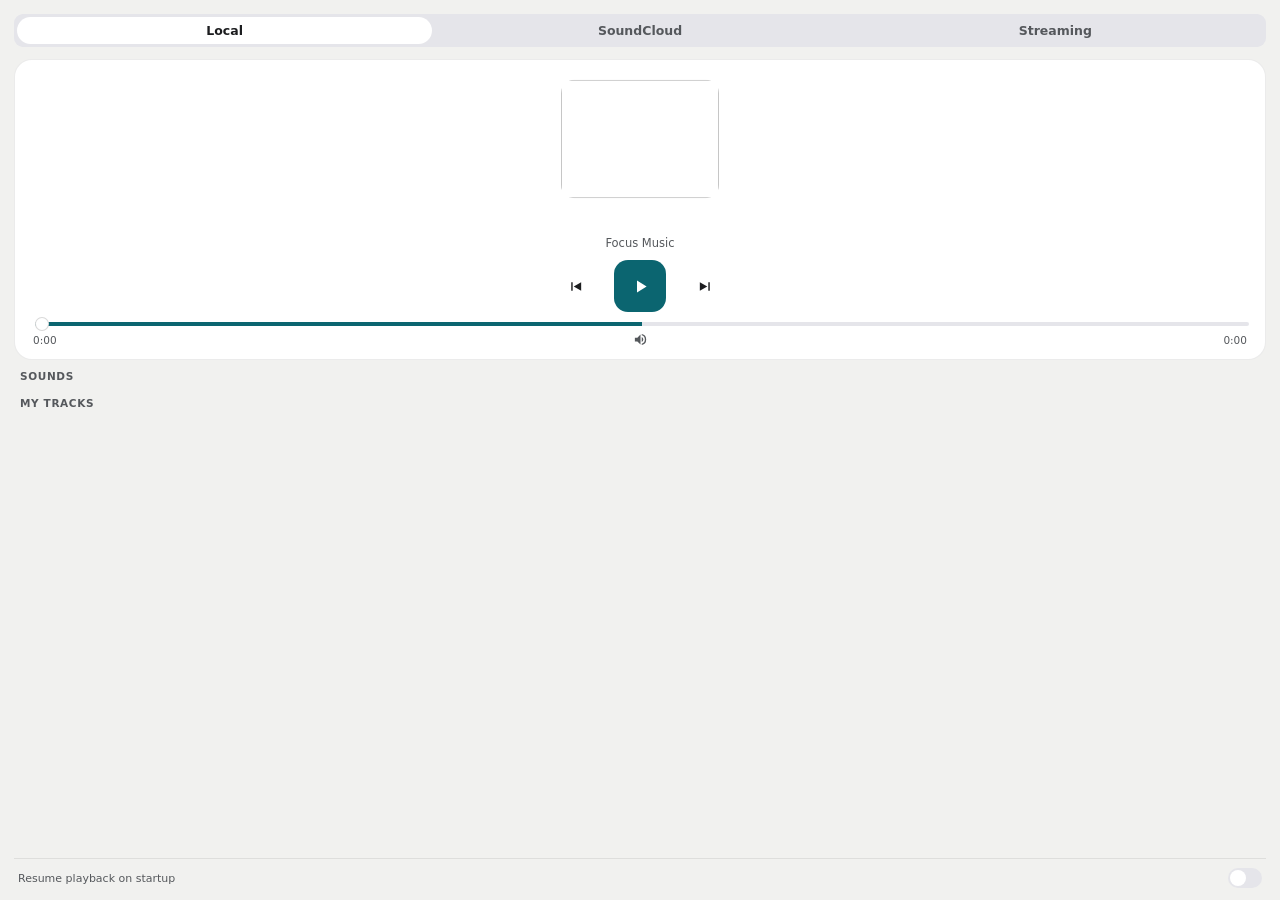
<file: addon/music_player.html>
<!DOCTYPE html>
<!--
  SmartStudy — Focus Music player UI (Apple-style).
  Hosted in a QWebEngineView inside the music dialog (background_music.py).

  Bridge JS -> Python:  console.log('SMARTSTUDY_MUSIC:' + JSON.stringify({a:...}))
  Python -> JS:         initMusic(payload) / musicState(s) / userTracks(list)
                        / scState(s) / applyColors(c)
-->
<html>
<head>
<meta charset="utf-8">
<style>
  :root{
    color-scheme:light;
    --accent:#0B6570; --accent-bright:#1A8A98;
    --bg:#F1F1EF; --card:#FFFFFF; --border:rgba(0,0,0,0.08);
    --text:#1C1D1F; --muted:#55585C; --track:#E5E5EA;
  }
  html.dark{
    color-scheme:dark;
    --bg:#26282B; --card:#1D1F22; --border:rgba(255,255,255,0.09);
    --text:#FFFFFF; --muted:#B4B4B4; --track:#34373C;
  }
  *{box-sizing:border-box;-webkit-user-select:none;user-select:none;}
  html,body{height:100%;margin:0;}
  body{
    font-family:"Noto Sans",system-ui,-apple-system,"Segoe UI",Roboto,Helvetica,Arial,sans-serif;
    background:var(--bg);color:var(--text);font-size:13px;
    -webkit-font-smoothing:antialiased;overflow:hidden;
  }
  .wrap{display:flex;flex-direction:column;height:100%;padding:14px 14px 12px;}

  /* ── Segmented control ── */
  .seg{display:flex;background:var(--track);border-radius:9px;padding:3px;flex-shrink:0;}
  .seg button{
    flex:1;border:none;background:transparent;color:var(--muted);
    font:inherit;font-size:12.5px;font-weight:600;padding:6px 0;border-radius:7px;cursor:pointer;
  }
  .seg button.on{background:var(--card);color:var(--text);}
  .seg button:disabled{opacity:.4;cursor:default;}
  html.dark .seg{background:#1D1F22;}
  html.dark .seg button{color:#8A8A8A;}
  html.dark .seg button.on{background:#34373C;color:#fff;}
  html.dark .seg button:hover:not(:disabled){color:#fff;}


  .panel{display:none;flex:1;min-height:0;flex-direction:column;}
  .panel.on{display:flex;}

  /* ── Local: player card (artwork + transport + bar in one box) ── */
  .pcard{
    background:var(--card);border:1px solid var(--border);border-radius:18px;
    padding:16px 14px 8px;margin-top:12px;flex-shrink:0;
  }
  .hero{flex-shrink:0;text-align:center;padding:0 0 2px;}
  .art{
    width:168px;height:126px;object-fit:cover;border-radius:14px;
    transition:transform .35s cubic-bezier(.3,1.4,.5,1);
  }
  .art.paused{transform:scale(0.94);}
  .title{font-size:15.5px;font-weight:700;letter-spacing:-0.01em;margin-top:11px;
    white-space:nowrap;overflow:hidden;text-overflow:ellipsis;}
  .sub{font-size:11.5px;color:var(--muted);margin-top:2px;}

  /* ── Transport ── */
  .transport{display:flex;align-items:center;justify-content:center;gap:22px;
    padding:8px 0 2px;flex-shrink:0;}
  .tbtn{
    border:none;background:transparent;color:var(--text);cursor:pointer;
    width:34px;height:34px;border-radius:50%;display:flex;align-items:center;justify-content:center;
    transition:background .15s;
  }
  .tbtn:hover{background:var(--track);}
  .tbtn svg{width:17px;height:17px;fill:currentColor;}
  .pbtn{
    width:52px;height:52px;border:none;border-radius:50%;cursor:pointer;
    background:var(--accent);color:#fff;display:flex;align-items:center;justify-content:center;
    transition:filter .15s, transform .1s;
  }
  .pbtn:hover{filter:brightness(1.08);}
  .pbtn:active{transform:scale(0.95);}
  .pbtn svg{width:21px;height:21px;fill:#fff;}

  /* ── Seek / volume bar ── */
  .volrow{display:flex;align-items:center;gap:9px;padding:4px 10px 10px;flex-shrink:0;}
  .volrow svg{width:14px;height:14px;fill:var(--muted);flex-shrink:0;}
  input[type=range]{
    -webkit-appearance:none;appearance:none;flex:1;height:4px;border-radius:2px;
    background:linear-gradient(to right, var(--accent) 0%, var(--accent) var(--fill,50%), var(--track) var(--fill,50%));
    outline:none;cursor:pointer;
  }
  input[type=range]::-webkit-slider-thumb{
    -webkit-appearance:none;width:14px;height:14px;border-radius:50%;background:#fff;
    border:1px solid rgba(0,0,0,0.15);
  }
  .barbox{padding:6px 4px 0;flex-shrink:0;}
  .barbox input[type=range]{width:100%;display:block;}
  .times{display:flex;align-items:center;justify-content:space-between;margin-top:1px;}
  .times span{font-size:10.5px;color:var(--muted);font-variant-numeric:tabular-nums;min-width:52px;}
  .times span:last-child{text-align:end;}
  .volbtn{
    border:none;background:transparent;color:var(--muted);cursor:pointer;
    padding:4px 6px;border-radius:7px;display:flex;align-items:center;justify-content:center;
  }
  .volbtn:hover{color:var(--text);}
  .volbtn.on{color:var(--accent);}
  .volbtn svg{width:15px;height:15px;fill:currentColor;}

  /* ── Sound grid ── */
  .scroll{flex:1;min-height:0;overflow-y:auto;padding:2px 2px 6px;}
  .scroll::-webkit-scrollbar{width:0;height:0;}
  .glabel{font-size:10.5px;font-weight:650;letter-spacing:0.06em;text-transform:uppercase;
    color:var(--muted);margin:8px 4px 7px;}
  .grid{display:grid;grid-template-columns:repeat(3,1fr);gap:9px;}
  .tile{cursor:pointer;text-align:center;}
  .tile img{
    width:100%;aspect-ratio:4/3;object-fit:cover;border-radius:12px;display:block;
    border:2px solid transparent;transition:transform .15s, border-color .15s;
  }
  .tile:hover img{transform:scale(1.04);}
  .tile.on img{border-color:var(--accent);}
  .tile span{display:block;font-size:10.5px;color:var(--muted);margin-top:4px;
    white-space:nowrap;overflow:hidden;text-overflow:ellipsis;}
  .tile.on span{color:var(--accent);font-weight:650;}

  /* ── User tracks ── */
  .ulist{margin-top:2px;}
  .urow{
    display:flex;align-items:center;gap:9px;padding:8px 10px;border-radius:10px;cursor:pointer;
    background:var(--card);border:1px solid var(--border);margin-bottom:6px;
  }
  .urow:hover{border-color:var(--accent);}
  .urow.on{border-color:var(--accent);}
  .urow .nm{flex:1;min-width:0;font-size:12.5px;font-weight:550;
    white-space:nowrap;overflow:hidden;text-overflow:ellipsis;}
  .urow.on .nm{color:var(--accent);}
  .urow .del{
    border:none;background:transparent;color:var(--muted);cursor:pointer;font-size:15px;
    line-height:1;padding:2px 4px;border-radius:5px;
  }
  .urow .del:hover{color:#ff453a;}
  .uadd{
    display:flex;align-items:center;justify-content:center;gap:6px;padding:8px;border-radius:10px;
    border:1.5px dashed var(--track);color:var(--muted);cursor:pointer;font-size:12px;font-weight:550;
  }
  .uadd:hover{border-color:var(--accent);color:var(--accent);}

  /* ── Footer (resume toggle) ── */
  .foot{display:flex;align-items:center;justify-content:space-between;
    padding:9px 4px 0;flex-shrink:0;border-top:1px solid var(--border);margin-top:6px;}
  .foot span{font-size:11px;color:var(--muted);}
  .sw{position:relative;width:34px;height:20px;flex-shrink:0;}
  .sw input{opacity:0;width:0;height:0;position:absolute;}
  .sw i{
    position:absolute;inset:0;background:var(--track);border-radius:20px;cursor:pointer;
    transition:background .2s;font-style:normal;
  }
  .sw i::before{
    content:"";position:absolute;width:16px;height:16px;inset-inline-start:2px;top:2px;background:#fff;
    border-radius:50%;transition:transform .2s;
  }
  .sw input:checked + i{background:var(--accent);}
  .sw input:checked + i::before{transform:translateX(14px);}

  /* ── SoundCloud panel ── */
  .pills{display:flex;flex-wrap:wrap;gap:6px;padding:12px 0 4px;flex-shrink:0;}
  .pill{
    border:1px solid var(--border);background:var(--card);color:var(--text);cursor:pointer;
    font:inherit;font-size:11.5px;font-weight:550;padding:6px 11px;border-radius:20px;
  }
  .pill:hover{border-color:var(--accent);color:var(--accent);}
  .pill.on{background:var(--accent);border-color:var(--accent);color:#fff;}
  .saved-pill{display:inline-flex;align-items:stretch;padding:0;overflow:hidden;cursor:default;}
  .saved-pill button{
    border:0;background:transparent;color:inherit;font:inherit;font-size:inherit;font-weight:inherit;
    cursor:pointer;min-width:0;
  }
  .saved-pill .saved-open{padding-block:6px;padding-inline:11px 7px;max-width:160px;white-space:nowrap;overflow:hidden;text-overflow:ellipsis;}
  .saved-pill .saved-remove{
    width:25px;padding-block:0 1px;padding-inline:5px 7px;font-size:16px;font-weight:500;line-height:1;
    border-inline-start:1px solid var(--border);opacity:.72;
  }
  .saved-pill.on .saved-remove{border-inline-start-color:rgba(255,255,255,.28);}
  .saved-pill .saved-remove:hover{opacity:1;background:rgba(127,127,127,.14);}
  .urlrow{display:none;gap:6px;padding:4px 0;flex-shrink:0;}
  .urlrow.on{display:flex;}
  .urlrow input[type=text]{
    flex:1;border:1px solid var(--border);background:var(--card);color:var(--text);
    font:inherit;font-size:12px;border-radius:8px;padding:7px 10px;outline:none;
    -webkit-user-select:text;user-select:text;
  }
  .urlrow input[type=text]:focus{border-color:var(--accent);box-shadow:0 0 0 2px color-mix(in srgb,var(--accent) 14%,transparent);}
  .urlrow button{
    border:none;background:var(--accent);color:#fff;font:inherit;font-size:12px;font-weight:600;
    border-radius:8px;padding:0 14px;cursor:pointer;
  }
  .urlrow button:hover{filter:brightness(1.08);}
  .scnow{font-size:12px;color:var(--muted);text-align:center;padding:8px 6px 0;
    flex-shrink:0;min-height:18px;
    white-space:nowrap;overflow:hidden;text-overflow:ellipsis;}
  .schint{font-size:10.5px;color:var(--muted);opacity:.7;text-align:center;padding-top:2px;}
/* Smart Study's own look: round controls, like the rest of the add-on. */
button, select, input[type=text], input[type=search], input[type=number], input[type=url], input[type=password], input:not([type]), textarea { border-radius: 14px !important; }
</style>
<style id="smartstudy-keyboard-focus">
body button:focus-visible, body input:focus-visible, body select:focus-visible,
body textarea:focus-visible, body a[href]:focus-visible, body [tabindex]:focus-visible {
  outline: 2px solid var(--accent, var(--primary-color, #0B6570));
  outline-offset: 2px;
}
/* RTL */
[dir=rtl] .sw input:checked + i::before{transform:translateX(-14px);}
  /* Playback controls and timelines keep their direction in RTL languages. */
  [dir=rtl] .transport,[dir=rtl] .barbox,[dir=rtl] .volrow,[dir=rtl] input[type=range]{direction:ltr;}
</style>
</head>
<body>
<div class="wrap">
  <div class="seg">
    <button id="seg-local" class="on">Local</button>
    <button id="seg-sc">SoundCloud</button>
    <button id="seg-account">Streaming</button>
  </div>

  <!-- ── LOCAL ─────────────────────────────── -->
  <div class="panel on" id="panel-local">
    <div class="pcard">
      <div class="hero">
        <img class="art paused" id="art" alt="">
        <div class="title" id="tr-title">&nbsp;</div>
        <div class="sub" id="tr-sub">Focus Music</div>
      </div>

      <div class="transport">
        <button class="tbtn" id="btn-prev" title="">
          <svg viewBox="0 0 24 24"><path d="M6 6h2v12H6zM20 6v12L9.5 12z"/></svg>
        </button>
        <button class="pbtn" id="btn-play" title="">
          <svg id="ic-play" viewBox="0 0 24 24"><path d="M8 5.14v13.72L19 12z"/></svg>
          <svg id="ic-pause" viewBox="0 0 24 24" style="display:none"><path d="M6 5h4v14H6zM14 5h4v14h-4z"/></svg>
        </button>
        <button class="tbtn" id="btn-next" title="">
          <svg viewBox="0 0 24 24"><path d="M16 6h2v12h-2zM4 6v12l10.5-6z"/></svg>
        </button>
      </div>

      <div class="barbox">
        <input type="range" id="bar" min="0" max="1000" value="0">
        <div class="times">
          <span id="t-l">0:00</span>
          <button class="volbtn" id="vol-btn" title="">
            <svg viewBox="0 0 24 24"><path d="M3 9v6h4l5 5V4L7 9H3zm13.5 3A4.5 4.5 0 0 0 14 8v8a4.5 4.5 0 0 0 2.5-4zM14 3.2v2.1a7 7 0 0 1 0 13.4v2.1a9 9 0 0 0 0-17.6z"/></svg>
          </button>
          <span id="t-r">0:00</span>
        </div>
      </div>
    </div>

    <div class="scroll">
      <div class="glabel" id="lbl-sounds">Sounds</div>
      <div class="grid" id="grid"></div>
      <div class="glabel" id="lbl-mytracks">My Tracks</div>
      <div class="ulist" id="ulist"></div>
    </div>

    <div class="foot">
      <span id="lbl-resume">Resume playback on startup</span>
      <label class="sw"><input type="checkbox" id="resume-toggle"><i></i></label>
    </div>
  </div>

  <!-- ── SOUNDCLOUD (chrome only; the widget itself is a Qt view below) ── -->
  <div class="panel" id="panel-sc">
    <div class="pills" id="sc-pills"></div>
    <div class="urlrow" id="sc-urlrow">
      <input type="text" id="sc-url" placeholder="https://soundcloud.com/...">
      <button id="sc-load">Add</button>
    </div>
    <div class="scnow" id="sc-now">SoundCloud</div>
    <div class="transport" id="sc-transport">
      <button class="tbtn" id="sc-prev">
        <svg viewBox="0 0 24 24"><path d="M6 6h2v12H6zM20 6v12L9.5 12z"/></svg>
      </button>
      <button class="pbtn" id="sc-play">
        <svg id="sc-ic-play" viewBox="0 0 24 24"><path d="M8 5.14v13.72L19 12z"/></svg>
        <svg id="sc-ic-pause" viewBox="0 0 24 24" style="display:none"><path d="M6 5h4v14H6zM14 5h4v14h-4z"/></svg>
      </button>
      <button class="tbtn" id="sc-next">
        <svg viewBox="0 0 24 24"><path d="M16 6h2v12h-2zM4 6v12l10.5-6z"/></svg>
      </button>
    </div>
    <div class="volrow">
      <svg viewBox="0 0 24 24"><path d="M3 9v6h4l5 5V4L7 9H3z"/></svg>
      <input type="range" id="sc-vol" min="0" max="100" value="50">
      <svg viewBox="0 0 24 24"><path d="M3 9v6h4l5 5V4L7 9H3zm13.5 3A4.5 4.5 0 0 0 14 8v8a4.5 4.5 0 0 0 2.5-4zM14 3.2v2.1a7 7 0 0 1 0 13.4v2.1a9 9 0 0 0 0-17.6z"/></svg>
    </div>
    <div class="schint" id="sc-hint">Player loads below</div>
  </div>
</div>

<script>
  var D = null;              // init payload
  var _cur = null;           // current track id
  var _playing = false;
  var _scUrl = "";
  var _pos = 0, _dur = 0;    // playback position / duration (ms)
  var _barMode = 'seek';     // 'seek' | 'vol'
  var _dragging = false;
  var _volVal = 50;
  var _volTimer = null;

  function send(o){ try{ console.log('SMARTSTUDY_MUSIC:' + JSON.stringify(o)); }catch(e){} }
  function esc(s){return (s==null?'':String(s)).replace(/[&<>"]/g,function(c){return {'&':'&amp;','<':'&lt;','>':'&gt;','"':'&quot;'}[c];});}
  function el(id){ return document.getElementById(id); }
  function fmt(ms){
    var s = Math.max(0, Math.round(ms/1000));
    return Math.floor(s/60) + ':' + ('0' + (s%60)).slice(-2);
  }

  function applyColors(c){
    if(!c) return;
    var r = document.documentElement.style;
    function set(n,v){ if(v) r.setProperty(n,v); }
    set('--accent', c.accent); set('--accent-bright', c.accentBright);
    set('--bg', c.bg); set('--card', c.card); set('--border', c.border);
    set('--text', c.text); set('--muted', c.muted); set('--track', c.track);
  }
  window.applyColors = applyColors;

  function _sliderFill(inp){
    var max = +inp.max || 100;
    inp.style.setProperty('--fill', (100 * (+inp.value) / max) + '%');
  }

  /* ── Seek bar / volume toggle ── */
  function refreshBar(){
    if(_barMode !== 'seek' || _dragging) return;
    var b = el('bar');
    b.value = _dur > 0 ? Math.round(_pos / _dur * 1000) : 0;
    _sliderFill(b);
    el('t-l').textContent = fmt(_pos);
    el('t-r').textContent = fmt(_dur);
  }

  function enterVolMode(){
    _barMode = 'vol';
    el('vol-btn').classList.add('on');
    var b = el('bar');
    b.value = _volVal; b.max = 100;
    _sliderFill(b);
    el('t-l').textContent = (D && D.labels.volume) || 'Volume';
    el('t-r').textContent = _volVal + '%';
    bumpVolTimer();
  }

  function exitVolMode(){
    _barMode = 'seek';
    if(_volTimer){ clearTimeout(_volTimer); _volTimer = null; }
    el('vol-btn').classList.remove('on');
    el('bar').max = 1000;
    refreshBar();
  }

  function bumpVolTimer(){
    if(_volTimer) clearTimeout(_volTimer);
    _volTimer = setTimeout(exitVolMode, 3500);   // auto-return to the seek bar
  }

  /* Python push: playback position / duration changed */
  window.positionState = function(s){
    if(!s) return;
    if(s.pos !== undefined) _pos = s.pos;
    if(s.dur !== undefined) _dur = s.dur;
    refreshBar();
  };

  function _allTracks(){
    return (D.tracks || []).concat(D.userTracks || []);
  }
  function _findTrack(id){
    var all = _allTracks();
    for(var i=0;i<all.length;i++) if(all[i].id===id) return all[i];
    return all[0] || null;
  }

  function renderGrid(){
    el('grid').innerHTML = (D.tracks || []).map(function(t){
      return '<div class="tile' + (t.id===_cur?' on':'') + '" data-id="' + esc(t.id) + '">' +
        '<img src="' + esc(t.cover) + '" alt=""><span>' + esc(t.title) + '</span></div>';
    }).join('');
    Array.prototype.forEach.call(el('grid').children, function(n){
      n.addEventListener('click', function(){ send({a:'select', id:n.dataset.id}); });
    });
  }

  function renderUser(){
    var list = D.userTracks || [];
    el('lbl-mytracks').style.display = '';
    var html = list.map(function(t){
      return '<div class="urow' + (t.id===_cur?' on':'') + '" data-id="' + esc(t.id) + '">' +
        '<div class="nm">' + esc(t.title) + '</div>' +
        '<button class="del" title="' + esc(D.labels.removeTrack) + '">&#10005;</button></div>';
    }).join('');
    html += '<div class="uadd" id="uadd">+ ' + esc(D.labels.addTrack) + '</div>';
    el('ulist').innerHTML = html;
    Array.prototype.forEach.call(el('ulist').querySelectorAll('.urow'), function(n){
      n.addEventListener('click', function(e){
        if(e.target.classList.contains('del')){ send({a:'delTrack', id:n.dataset.id}); }
        else{ send({a:'select', id:n.dataset.id}); }
      });
    });
    el('uadd').addEventListener('click', function(){ send({a:'addTrack'}); });
  }

  function renderHero(){
    var t = _findTrack(_cur);
    if(!t) return;
    el('art').src = t.cover;
    el('tr-title').textContent = t.title;
  }

  function setPlaying(p){
    _playing = !!p;
    el('ic-play').style.display  = _playing ? 'none' : '';
    el('ic-pause').style.display = _playing ? '' : 'none';
    el('art').classList.toggle('paused', !_playing);
  }

  function markActive(){
    Array.prototype.forEach.call(document.querySelectorAll('.tile'), function(n){
      n.classList.toggle('on', n.dataset.id === _cur);
    });
    Array.prototype.forEach.call(document.querySelectorAll('.urow'), function(n){
      n.classList.toggle('on', n.dataset.id === _cur);
    });
  }

  /* Python push: playback / selection changed */
  window.musicState = function(s){
    if(!s) return;
    if(s.current !== undefined && s.current !== _cur){ _cur = s.current; renderHero(); markActive(); }
    if(s.playing !== undefined) setPlaying(s.playing);
  };

  /* Python push: user track list changed */
  window.userTracks = function(list){
    D.userTracks = list || [];
    renderUser(); markActive();
  };

  /* Python push: SoundCloud state */
  window.scState = function(s){
    if(!s) return;
    if(s.now !== undefined) el('sc-now').textContent = s.now || 'SoundCloud';
    if(s.playing !== undefined){
      el('sc-ic-play').style.display  = s.playing ? 'none' : '';
      el('sc-ic-pause').style.display = s.playing ? '' : 'none';
    }
    if(s.customStations !== undefined && D && D.sc){
      D.sc.customStations = s.customStations || [];
      renderStations();
    }
    if(s.url !== undefined){ _scUrl = s.url; markStations(); }
  };

  /* ── SoundCloud chrome ── */
  function markStations(){
    var known = false;
    Array.prototype.forEach.call(document.querySelectorAll('#sc-pills .pill'), function(n){
      var on = n.dataset.url === _scUrl;
      if(n.dataset.url !== '__custom__' && on) known = true;
      n.classList.toggle('on', on);
    });
    var cust = document.querySelector('#sc-pills .pill[data-url="__custom__"]');
    if(cust) cust.classList.toggle('on', !known);
    el('sc-urlrow').classList.toggle('on', !known);
    if(!known) el('sc-url').value = _scUrl;
  }

  function renderStations(){
    var pills = (D.sc.stations || []).map(function(s){
      return '<button class="pill" data-url="' + esc(s.url) + '">' + esc(s.label) + '</button>';
    }).join('');
    pills += (D.sc.customStations || []).map(function(s){
      return '<div class="pill saved-pill" data-url="' + esc(s.url) + '">' +
        '<button type="button" class="saved-open" title="' + esc(s.url) + '">' + esc(s.label) + '</button>' +
        '<button type="button" class="saved-remove" title="' + esc(D.labels.remove || 'Remove') +
        '" aria-label="' + esc(D.labels.remove || 'Remove') + '">&minus;</button></div>';
    }).join('');
    pills += '<button class="pill" data-url="__custom__">' + esc(D.labels.customUrl) + '</button>';
    el('sc-pills').innerHTML = pills;
    Array.prototype.forEach.call(el('sc-pills').children, function(n){
      var openStation = function(){
        if(n.dataset.url === '__custom__'){
          el('sc-url').value = '';
          el('sc-urlrow').classList.add('on');
          Array.prototype.forEach.call(document.querySelectorAll('#sc-pills .pill'), function(m){ m.classList.remove('on'); });
          n.classList.add('on');
          el('sc-url').focus();
        } else {
          _scUrl = n.dataset.url;
          markStations();
          send({a:'scStation', url:n.dataset.url});
        }
      };
      var openButton = n.querySelector && n.querySelector('.saved-open');
      var removeButton = n.querySelector && n.querySelector('.saved-remove');
      if(openButton) openButton.addEventListener('click', openStation);
      else n.addEventListener('click', openStation);
      if(removeButton) removeButton.addEventListener('click', function(e){
        e.stopPropagation();
        send({a:'scDeleteCustom', url:n.dataset.url});
      });
    });
    markStations();
  }

  function setMode(m){
    var sc = (m === 'sc');
    el('seg-local').classList.toggle('on', !sc);
    el('seg-sc').classList.toggle('on', sc);
    el('panel-local').classList.toggle('on', !sc);
    el('panel-sc').classList.toggle('on', sc);
  }

  /* ── init from Python ── */
  window.initMusic = function(d){
    try{
      D = d || {}; D.labels = D.labels || {}; D.sc = D.sc || {};
      document.documentElement.classList.toggle('dark', !!D.isDark);
      applyColors(D.colors);

      el('seg-local').textContent = D.labels.local || 'Local';
      el('seg-sc').textContent = 'SoundCloud';
      el('seg-account').textContent = D.labels.account || 'Streaming';
      el('seg-account').title = D.labels.accountHint || '';
      el('tr-sub').textContent = D.labels.subtitle || 'Focus Music';
      el('lbl-sounds').textContent = D.labels.sounds || 'Sounds';
      el('lbl-mytracks').textContent = D.labels.myTracks || 'My Tracks';
      el('lbl-resume').textContent = D.labels.resume || 'Resume playback on startup';
      el('btn-play').title = D.labels.play || '';
      el('btn-prev').title = D.labels.prev || '';
      el('btn-next').title = D.labels.next || '';
      el('vol-btn').title = D.labels.volume || 'Volume';
      el('btn-play').setAttribute('aria-label', D.labels.play || '');
      el('btn-prev').setAttribute('aria-label', D.labels.prev || '');
      el('btn-next').setAttribute('aria-label', D.labels.next || '');
      el('vol-btn').setAttribute('aria-label', D.labels.volume || 'Volume');
      el('sc-play').setAttribute('aria-label', D.labels.play || '');
      el('sc-prev').setAttribute('aria-label', D.labels.prev || '');
      el('sc-next').setAttribute('aria-label', D.labels.next || '');
      el('sc-load').textContent = D.labels.add || 'Add';
      el('sc-hint').textContent = D.labels.scHint || '';
      if(D.sc.enabled === false){
        el('seg-sc').disabled = true;
        el('seg-sc').title = D.labels.scUnavailable || '';
      }

      var st = D.state || {};
      _cur = st.current || (D.tracks && D.tracks[0] && D.tracks[0].id) || null;
      _volVal = st.volume != null ? st.volume : 50;
      el('sc-vol').value = st.scVolume != null ? st.scVolume : _volVal;
      _sliderFill(el('sc-vol'));
      el('resume-toggle').checked = (st.resume !== false);
      _scUrl = D.sc.url || '';
      refreshBar();

      renderGrid(); renderUser(); renderHero(); renderStations(); markStations();
      setPlaying(!!st.playing);
      window.scState({playing: !!D.sc.playing, now: D.sc.now || 'SoundCloud'});
      setMode(st.mode === 'soundcloud' ? 'sc' : 'local');
    }catch(e){ send({a:'err', m:String(e)}); }
  };

  /* ── wiring ── */
  el('seg-local').addEventListener('click', function(){ setMode('local'); send({a:'mode', m:'local'}); });
  el('seg-account').addEventListener('click', function(){ send({a:'accounts'}); });
  el('seg-sc').addEventListener('click', function(){ if(!this.disabled){ setMode('sc'); send({a:'mode', m:'soundcloud'}); } });
  el('btn-play').addEventListener('click', function(){ send({a: _playing ? 'pause' : 'play'}); });
  el('btn-prev').addEventListener('click', function(){ send({a:'step', d:-1}); });
  el('btn-next').addEventListener('click', function(){ send({a:'step', d:1}); });
  el('resume-toggle').addEventListener('change', function(){ send({a:'resume', on:this.checked}); });

  el('vol-btn').addEventListener('click', function(){
    if(_barMode === 'vol') exitVolMode(); else enterVolMode();
  });
  el('bar').addEventListener('input', function(){
    _sliderFill(this);
    if(_barMode === 'vol'){
      _volVal = +this.value;
      el('t-r').textContent = _volVal + '%';
      send({a:'volume', v:_volVal});
      bumpVolTimer();
    } else {
      _dragging = true;
      el('t-l').textContent = fmt(_dur * (+this.value) / 1000);
    }
  });
  el('bar').addEventListener('change', function(){
    if(_barMode === 'seek'){
      _dragging = false;
      if(_dur > 0) send({a:'seek', ms: Math.round(_dur * (+this.value) / 1000)});
    }
  });

  el('sc-play').addEventListener('click', function(){ send({a:'sc', cmd:'toggle'}); });
  el('sc-prev').addEventListener('click', function(){ send({a:'sc', cmd:'prev'}); });
  el('sc-next').addEventListener('click', function(){ send({a:'sc', cmd:'next'}); });
  el('sc-vol').addEventListener('input', function(){ _sliderFill(this); send({a:'scVolume', v:+this.value}); });
  el('sc-load').addEventListener('click', function(){ send({a:'scCustom', url: el('sc-url').value.trim()}); });
  el('sc-url').addEventListener('keydown', function(e){ if(e.key==='Enter') el('sc-load').click(); });

  document.addEventListener('DOMContentLoaded', function(){ send({a:'ready'}); });
</script>
</body>
</html>
</file>
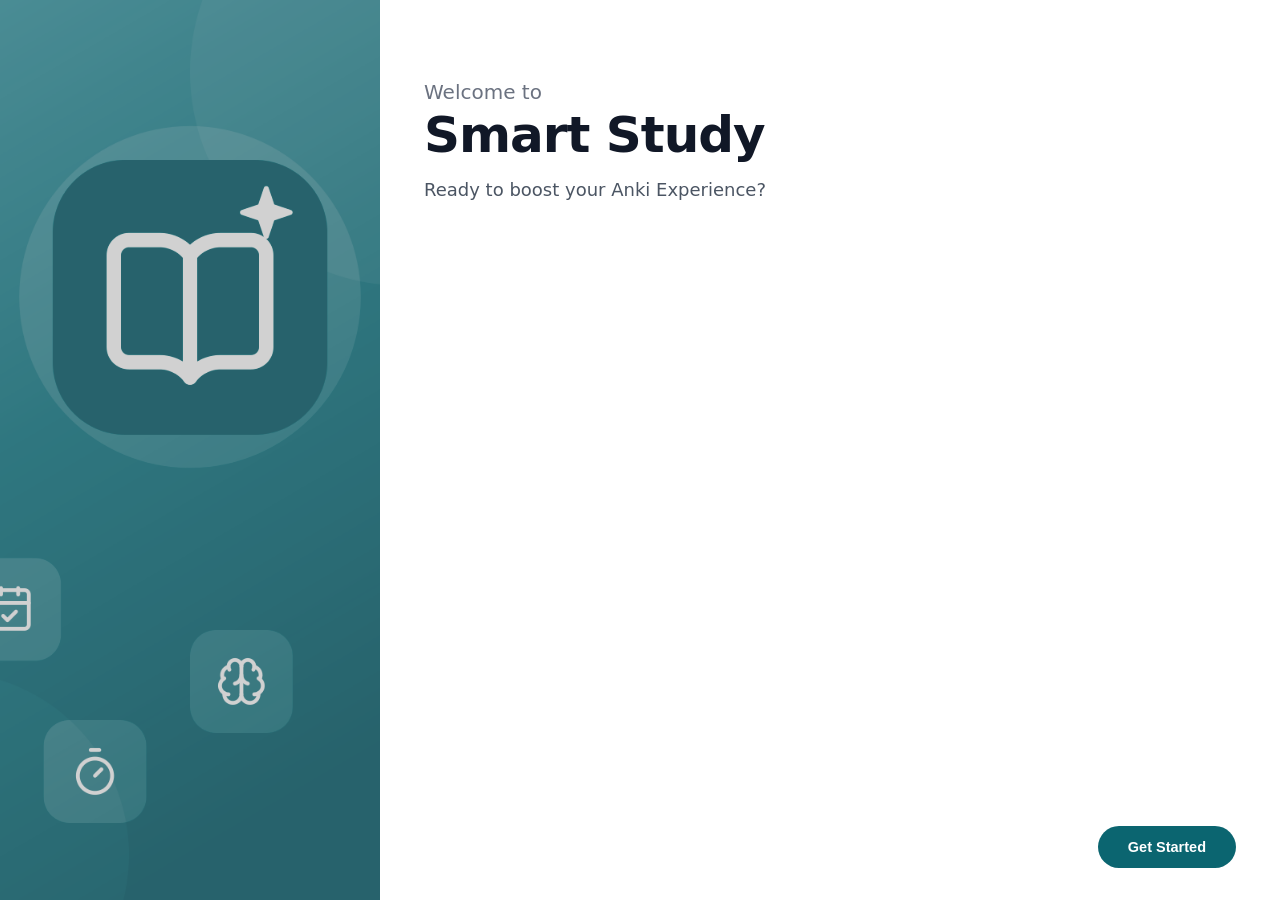
<file: addon/onboarding/onboarding.html>
<!DOCTYPE html>
<html lang="en">
<head>
<meta charset="UTF-8">
<meta name="viewport" content="width=device-width, initial-scale=1.0">
<title>Smart Study Onboarding</title>
<style>
/* ── Reset ── */
*, *::before, *::after { box-sizing: border-box; margin: 0; padding: 0; }

body {
  font-family: "Noto Sans",system-ui,-apple-system,"Segoe UI",Roboto,Helvetica,Arial,sans-serif;
  background: #fff;
  margin: 0;
  padding: 0;
  width: 100vw;
  height: 100vh;
  overflow: hidden;
}

/* ── Dialog Shell — fills the entire Qt window ── */
.dialog {
  width: 100%;
  height: 100%;
  background: #fff;
  border-radius: 0;
  box-shadow: none;
  display: flex;
  position: relative;
  overflow: hidden;
}

/* ── Screens ── */
.screen { display: none; width: 100%; height: 100%; position: relative; }
.screen.active { display: flex; }

/* ══════════════════════════════════
   LEFT PANEL
══════════════════════════════════ */
.left-panel {
  width: 380px;
  min-width: 380px;
  position: relative;
  overflow: hidden;
  flex-shrink: 0;
  background: #2563EB; 
}

/* Slim left panel for inner screens */
.left-panel.slim {
  width: 280px;
  min-width: 280px;
}

/* ── BILDER KLASSEN ── */
.left-img {
  position: absolute;
  inset: 0;
  width: 100%;
  height: 100%;
  object-fit: cover;
  z-index: 1;
}

.tip-img {
  width: 100%;
  max-width: 580px; /* BILD VERGRÖSSERT (vorher 440px) */
  height: 220px;    /* BILD VERGRÖSSERT (vorher 160px) */
  object-fit: cover;
  border-radius: 14px;
  margin-bottom: 0;
  display: block;
  box-shadow: 0 4px 12px rgba(0,0,0,0.08); /* Leichtes Styling für das größere Bild */
}

.support-img {
  width: 100%;
  max-width: 500px;
  height: 100px;
  object-fit: cover;
  border-radius: 12px;
  margin-bottom: 14px;
  flex-shrink: 0;
  display: block;
}

/* ══════════════════════════════════
   RIGHT PANEL
══════════════════════════════════ */
.right-panel {
  flex: 1;
  display: flex;
  flex-direction: column;
  padding: 36px 44px 90px;
  overflow-y: auto;
  position: relative;
}

/* ── Progress Bar ── */
.progress-wrap {
  display: flex;
  align-items: center;
  gap: 8px;
  margin-bottom: 28px;
  flex-shrink: 0;
}
.progress-track {
  flex: 1;
  height: 8px;
  background: #e5e7eb;
  border-radius: 99px;
  overflow: hidden;
}
.progress-fill {
  height: 100%;
  background: #2563EB;
  border-radius: 99px;
  transition: width 0.5s cubic-bezier(0.4,0,0.2,1);
}
.progress-label {
  font-size: 12px;
  color: #9ca3af;
  font-weight: 500;
  flex-shrink: 0;
  min-width: 32px;
  text-align: end;
}

/* ── Typography ── */
.welcome-eyebrow {
  font-size: 20px;
  color: #6b7280;
  font-weight: 400;
  margin-bottom: 6px;
}
h1.brand {
  font-size: 50px;
  font-weight: 600;
  color: #111827;
  letter-spacing: -1px;
  line-height: 1;
  margin-bottom: 16px;
}
.welcome-tagline {
  font-size: 18px;
  color: #4b5563;
  margin-bottom: 0;
  line-height: 1.5;
}
h2.screen-title {
  font-size: 24px;
  font-weight: 800;
  color: #111827;
  letter-spacing: -0.3px;
  margin-bottom: 24px;
  line-height: 1.2;
}
.screen-subtitle {
  font-size: 14px;
  color: #9ca3af;
  text-align: center;
  margin-top: 2px;
  margin-bottom: 22px;
}

/* ── Option grids ── */
.option-grid {
  display: grid;
  gap: 14px;
}
.option-grid.cols-3 { grid-template-columns: repeat(3, 1fr); }

.opt {
  padding: 20px 16px;
  border: 1.5px solid #e5e7eb;
  border-radius: 10px;
  background: #fff;
  font-size: 14.5px;
  font-weight: 500;
  color: #374151;
  cursor: pointer;
  text-align: center;
  line-height: 1.3;
  transition: border-color 0.12s, background 0.12s, color 0.12s;
  user-select: none;
  display: flex;
  align-items: center;
  justify-content: center;
  min-height: 58px;
}
.opt:hover { border-color: #93c5fd; background: #f0f9ff; }
.opt.selected {
  border-color: #2563EB;
  border-width: 2px;
  background: #eff6ff;
  color: #1d4ed8;
  font-weight: 600;
}

/* ── Theme cards ── */
.theme-grid {
  display: grid;
  grid-template-columns: repeat(3, 1fr);
  gap: 20px;
  max-width: 460px; /* BILDER VERKLEINERT (vorher 680px) */
  margin: 0 auto;
}
.theme-card {
  border: 2px solid transparent;
  border-radius: 14px;
  background: #f9fafb;
  padding: 0; 
  cursor: pointer;
  display: flex;
  flex-direction: column;
  align-items: center;
  justify-content: center;
  aspect-ratio: 1 / 1;
  transition: border-color 0.12s, transform 0.12s;
  user-select: none;
  overflow: hidden; 
  box-shadow: 0 4px 6px -1px rgba(0, 0, 0, 0.1);
}
.theme-card:hover { 
  transform: translateY(-2px);
  box-shadow: 0 10px 15px -3px rgba(0, 0, 0, 0.1);
}
.theme-card:focus-visible { outline: 3px solid #60a5fa; outline-offset: 2px; }
.theme-card.selected {
  border-color: #2563EB;
}
/* ── Bottom row ── */
.bottom-row {
  position: absolute;
  bottom: 32px;
  inset-inline-end:44px;
  display: flex;
  justify-content: flex-end;
  z-index: 100;
}

/* ── CTA Button ── */
.btn-cta {
  background: #2563EB;
  color: #fff;
  border: none;
  border-radius: 10px;
  font-size: 14.5px;
  font-weight: 600;
  padding: 13px 30px;
  cursor: pointer;
  transition: background 0.15s, opacity 0.15s;
  white-space: nowrap;
}
.btn-cta:disabled {
  opacity: 0.45;
  cursor: default;
}

/* ══════════════════════════════════
   FULL-WIDTH SCREENS (no left panel)
══════════════════════════════════ */
.screen.full-width { flex-direction: column; }
.screen.full-width .right-panel {
  padding: 40px 80px 90px;
}
.screen.full-width h2.screen-title {
  text-align: center;
}

/* ══════════════════════════════════
   SETTINGS TIP SCREEN
══════════════════════════════════ */
.tip-body {
  display: flex;
  flex-direction: column;
  align-items: center;
  gap: 0;
  flex: 1;
}
.tip-text {
  font-size: 15px;
  color: #4b5563;
  text-align: center;
  line-height: 1.65;
  max-width: 420px;
  margin-bottom: 22px;
}

/* ══════════════════════════════════
   SUPPORT / LAST SCREEN
══════════════════════════════════ */
.support-content {
  display: flex;
  flex-direction: column;
  align-items: center;
  text-align: center;
  flex: 1;
}
.support-content h2 {
  font-size: 28px;
  font-weight: 800;
  color: #111827;
  margin-bottom: 20px;
  letter-spacing: -0.3px;
}

/* Grau hinterlegte Box für den Text */
.support-text-box {
  background: #f3f4f6;
  border-radius: 16px;
  padding: 24px 28px;
  margin-bottom: 24px;
  max-width: 540px;
  border: 1px solid #e5e7eb;
}
.support-p {
  font-size: 15px;
  color: #4b5563;
  line-height: 1.65;
  margin-bottom: 12px;
}
.support-p:last-child {
  margin-bottom: 0;
}
.support-p strong { color: #111827; font-weight: 700; }

/* ── Loading bar ── */
.loading-wrap {
  width: 100%;
  max-width: 540px; 
  margin-top: 16px;
  margin-bottom: 0;
}
.loading-label {
  font-size: 14px; 
  color: #9ca3af;
  font-weight: 500;
  text-align: start;
  margin-bottom: 8px;
  transition: color 0.3s;
}
.loading-label.done { color: #16a34a; font-weight: 600; }
.loading-track {
  height: 10px; 
  background: #e5e7eb;
  border-radius: 99px;
  overflow: hidden;
}
.loading-fill {
  height: 100%;
  background: linear-gradient(90deg, #2563EB, #60a5fa);
  border-radius: 99px;
  width: 0%;
  transition: width 0.3s ease;
}
.loading-fill.done { background: #16a34a; }

/* Dev nav removed — was prototype-only */

/* Anki night mode. Screenshots keep their original colours, while every
   interactive surface and text colour receives a dark counterpart. */
html.dark { color-scheme: dark; }
html.dark body, html.dark .dialog { background: #26282B; color: #ffffff; }
html.dark .right-panel { background: #26282B; }
html.dark h1.brand, html.dark h2.screen-title, html.dark .support-content h2,
html.dark .support-p strong { color: #ffffff; }
html.dark .welcome-eyebrow, html.dark .welcome-tagline, html.dark .tip-text,
html.dark .support-p { color: #B4B4B4; }
html.dark .screen-subtitle, html.dark .progress-label,
html.dark .loading-label { color: #B4B4B4; }
html.dark .progress-track, html.dark .loading-track { background: #34373C; }
html.dark .opt { background: #1D1F22; border-color: #34373C; color: #ffffff; }
html.dark .opt:hover { background: #34373C; border-color: #60a5fa; }
html.dark .opt.selected { background: #34373C; border-color: #60a5fa; color: #ffffff; }
html.dark .theme-card { background: #1D1F22; box-shadow: 0 4px 12px rgba(0,0,0,.35); }
html.dark .theme-card.selected { border-color: #60a5fa; }
html.dark .support-text-box { background: #1D1F22; border-color: #34373C; }

/* ── Smart Study look (3.x): petrol accent, neutral surfaces, round buttons ── */
:root { --acc: #0B6570; --acc-hover: #084A52; --acc-soft: #E3F0F1; --acc-line: #56BAC6; }
html.dark { --acc: #1F7A87; --acc-hover: #155660; --acc-soft: #22383B; --acc-line: #56BAC6; }
.left-panel { background: var(--acc); }
.left-img { filter: hue-rotate(-28deg) saturate(.55) brightness(.82); }
.progress-fill, .btn-cta { background: var(--acc); }
.btn-cta { border-radius: 999px; }
.btn-cta:hover:not(:disabled) { background: var(--acc-hover); }
.loading-fill { background: var(--acc); }
.opt { border-radius: 999px; }
.opt:hover, html.dark .opt:hover { border-color: var(--acc-line); background: var(--acc-soft); }
.opt.selected, html.dark .opt.selected { border-color: var(--acc-line); background: var(--acc-soft); color: inherit; }
.tip-img { filter: hue-rotate(-28deg) saturate(.7); }
.theme-grid { grid-template-columns: repeat(4, 1fr); gap: 14px; max-width: 560px; }
.theme-card.selected, html.dark .theme-card.selected { border-color: var(--sw, var(--acc)); }
.theme-card:focus-visible { outline-color: var(--acc-line); }
.accent-card { aspect-ratio: auto; padding: 12px 12px 10px; gap: 8px; align-items: stretch; }
.sw-preview { display: grid; grid-template-columns: 10px 1fr; grid-template-rows: auto auto auto; gap: 5px 7px;
  background: #F3F4F6; border-radius: 10px; padding: 9px; height: 70px; }
html.dark .sw-preview { background: #2E3135; }
.sw-bar { grid-row: 1 / 4; background: var(--sw); border-radius: 5px; opacity: .9; }
.sw-line { height: 7px; border-radius: 4px; background: rgba(127,127,127,.35); }
.sw-line.short { width: 60%; }
.sw-pill { height: 12px; width: 55%; border-radius: 99px; background: var(--sw); }
.sw-name { font-size: 13px; font-weight: 600; text-align: center; color: #374151; }
html.dark .sw-name { color: #E5E7EB; }
.theme-card.selected .sw-name { color: var(--sw); }
html.dark .theme-card.selected .sw-name { filter: brightness(1.35); }
.screen#screen-6 .right-panel { padding-top: 24px; padding-bottom: 80px; }
.support-content h2 { margin-bottom: 14px; }
.support-text-box { padding: 16px 22px; margin-bottom: 16px; }
.support-p { font-size: 14px; line-height: 1.55; }
.support-img { height: 64px; margin-bottom: 4px; object-fit: contain; }
.loading-wrap { margin-top: 8px; }

/* "What do you need?" step */
.needs { display: flex; flex-direction: column; gap: 8px; }
.need { display: flex; flex-direction: column; align-items: flex-start; gap: 2px; text-align: start; cursor: pointer;
  padding: 9px 16px 9px 44px; border-radius: 14px; border: 1.5px solid #e5e7eb; background: #fff; color: #111827; position: relative;
  font: inherit; transition: border-color .12s, background .12s; }
.need b { font-size: 14px; font-weight: 600; }
.need span { font-size: 12.5px; color: #6b7280; }
.need::before { content: ""; position: absolute; inset-inline-start: 16px; top: 50%; width: 16px; height: 16px; margin-top: -8px;
  border-radius: 5px; border: 1.5px solid #9ca3af; box-sizing: border-box; }
.need.selected { border-color: var(--acc-line); background: var(--acc-soft); }
.need.selected::before { background: var(--acc) url("data:image/svg+xml,%3Csvg xmlns='http://www.w3.org/2000/svg' viewBox='0 0 16 16'%3E%3Cpath d='M4 8.5l2.5 2.5L12 5.5' fill='none' stroke='white' stroke-width='2' stroke-linecap='round' stroke-linejoin='round'/%3E%3C/svg%3E") center/12px no-repeat; border-color: var(--acc); }
html.dark .need { background: #1D1F22; border-color: #34373C; color: #fff; }
html.dark .need span { color: #B4B4B4; }
html.dark .need.selected { background: var(--acc-soft); border-color: var(--acc-line); }
#screen-2 .right-panel { padding-top: 24px; padding-bottom: 84px; }
#screen-2 .screen-title { margin-bottom: 6px; }
.needs-sub { text-align: start; font-size: 13px; margin: 0 0 12px; }
.needs { gap: 6px; }
.need { padding: 6px 14px 6px 42px; }
.need span { font-size: 12px; }
#screen-2 .progress-wrap { margin-bottom: 18px; }
</style>
<script>
  if (window.matchMedia && window.matchMedia('(prefers-color-scheme: dark)').matches) {
    document.documentElement.classList.add('dark');
  }
</script>
</head>
<body>

<div class="dialog" id="dialog">

  <!-- ═══════════════════════════════════════
       SCREEN 0 — Welcome
  ═══════════════════════════════════════ -->
  <div class="screen active" id="screen-0">
    <div class="left-panel">
      <!-- BILD 1 -->
      <img src="img_welcome.png" class="left-img" alt="">
    </div>
    <div class="right-panel" style="justify-content:flex-start; padding-top: 80px;">
      <p class="welcome-eyebrow" data-i18n="welcomeTo">Welcome to</p>
      <h1 class="brand">Smart Study</h1>
      <p class="welcome-tagline" data-i18n="welcomeSub">Ready to boost your Anki Experience?</p>
      
    </div>
    <div class="bottom-row">
      <button class="btn-cta" id="btn-welcome" onclick="goTo(1)" data-i18n="getStarted">Get Started</button>
    </div>
  </div>

  <!-- ═══════════════════════════════════════
       SCREEN 1 — Language
  ═══════════════════════════════════════ -->
  <div class="screen" id="screen-1">
    <div class="left-panel slim">
      <!-- SIDEBAR BILD 1 -->
      <img src="img_sidebar_1.png" class="left-img" alt="">
    </div>
    <div class="right-panel">
      <div class="progress-wrap">
        <div class="progress-track"><div class="progress-fill" style="width:20%"></div></div>
        <div class="progress-label">1 / 5</div>
      </div>
      <h2 class="screen-title" data-i18n="chooseLanguage">Choose Your Language</h2>
      <div class="option-grid cols-3" >
        <button class="opt" data-lang="en"  onclick="selectLang(this)">English</button>
        <button class="opt" data-lang="de"  onclick="selectLang(this)">Deutsch</button>
        <button class="opt" data-lang="es"  onclick="selectLang(this)">Español</button>
        <button class="opt" data-lang="pt"  onclick="selectLang(this)">Português</button>
        <button class="opt" data-lang="vi"  onclick="selectLang(this)">Tiếng Việt</button>
        <button class="opt" data-lang="fr"  onclick="selectLang(this)">Français</button>
        <button class="opt" data-lang="hi"  onclick="selectLang(this)">हिन्दी</button>
        <button class="opt" data-lang="ko"  onclick="selectLang(this)">한국어</button>
        <button class="opt" data-lang="zh"  onclick="selectLang(this)">中文</button>
        <button class="opt" data-lang="pl"  onclick="selectLang(this)">Polski</button>
        <button class="opt" data-lang="fa"  onclick="selectLang(this)">فارسی</button>
      </div>
    </div>
    <div class="bottom-row">
      <button class="btn-cta" id="btn-next-1" disabled onclick="goTo(2)" data-i18n="continue">Continue</button>
    </div>
  </div>

  <!-- ═══════════════════════════════════════
       SCREEN 2 — Who Are You?
  ═══════════════════════════════════════ -->
  <div class="screen" id="screen-2">
    <div class="left-panel slim">
      <!-- SIDEBAR BILD 2 -->
      <img src="img_sidebar_2.png" class="left-img" alt="">
    </div>
    <div class="right-panel">
      <div class="progress-wrap">
        <div class="progress-track"><div class="progress-fill" style="width:40%"></div></div>
        <div class="progress-label">2 / 5</div>
      </div>
      <h2 class="screen-title" data-i18n="needsTitle">What do you want Smart Study for?</h2>
      <p class="screen-subtitle needs-sub" data-i18n="needsSub">Pick what you need – the rest stays off until you switch it on in the settings.</p>
      <div class="needs">
        <button class="need selected" data-need="plan" onclick="toggleNeed(this)"><b data-i18n="needPlan">Study plan for an exam</b><span data-i18n="needPlanHint">Countdown and today's plan on the home screen</span></button>
        <button class="need selected" data-need="focus" onclick="toggleNeed(this)"><b data-i18n="needFocus">Focus</b><span data-i18n="needFocusHint">Pomodoro timer and music</span></button>
        <button class="need" data-need="ai" onclick="toggleNeed(this)"><b data-i18n="needAi">AI and browser</b><span data-i18n="needAiHint">ChatGPT, Claude or Gemini and websites next to your cards</span></button>
        <button class="need selected" data-need="motivation" onclick="toggleNeed(this)"><b data-i18n="needMotivation">Motivation</b><span data-i18n="needMotivationHint">Level, streak, daily challenge and trophies</span></button>
      </div>
    </div>
    <div class="bottom-row">
      <button class="btn-cta" id="btn-next-2" onclick="goTo(4)" data-i18n="continue">Continue</button>
    </div>
  </div>

  <!-- ═══════════════════════════════════════
       SCREEN 4 — Theme
  ═══════════════════════════════════════ -->
  <div class="screen full-width" id="screen-4">
    <div class="right-panel">
      <div class="progress-wrap">
        <div class="progress-track"><div class="progress-fill" style="width:60%"></div></div>
        <div class="progress-label">3 / 5</div>
      </div>
      <h2 class="screen-title" data-i18n="whichTheme">Which Theme Do You Choose?</h2>
      <p class="screen-subtitle" data-i18n="changeThemeLater">You can change it later in the settings.</p>
      
      <!-- HIER KOMMEN DEINE 6 THEME BILDER REIN -->
      <div class="theme-grid" id="theme-grid"></div>
    </div>
    <div class="bottom-row">
      <button class="btn-cta" id="btn-next-4" onclick="goTo(5)" data-i18n="continue">Continue</button>
    </div>
  </div>

  <!-- ═══════════════════════════════════════
       SCREEN 5 — Settings Tip
  ═══════════════════════════════════════ -->
  <div class="screen full-width" id="screen-5">
    <div class="right-panel" style="align-items:center;">
      <div class="progress-wrap" style="width:100%;">
        <div class="progress-track"><div class="progress-fill" style="width:80%"></div></div>
        <div class="progress-label">4 / 5</div>
      </div>
      <div class="tip-body">
        <h2 class="screen-title" style="text-align:center;" data-i18n="settingsTipTitle">Find Your Settings</h2>
        <p class="tip-text" data-i18n="settingsTipText">
          You can find all settings by clicking on the <strong>Smart Study logo</strong> in the top-left corner of the Anki interface.
        </p>
        
        <img src="img_settings_tip.png" class="tip-img" alt="">
      </div>
    </div>
    <div class="bottom-row">
      <button class="btn-cta" onclick="goTo(6); startLoading();" data-i18n="continue">Continue</button>
    </div>
  </div>

  <!-- ═══════════════════════════════════════
       SCREEN 6 — Support My Project
  ═══════════════════════════════════════ -->
  <div class="screen full-width" id="screen-6">
    <div class="right-panel" style="align-items:center;">
      <div class="progress-wrap" style="width:100%;">
        <div class="progress-track"><div class="progress-fill" style="width:100%"></div></div>
        <div class="progress-label" style="color:#16a34a; font-weight:600;">✓</div>
      </div>
      <div class="support-content">
        <h2 data-i18n="supportTitle">Support My Project!</h2>
        
        <!-- NEUE GRAUE BOX FÜR DEN TEXT -->
        <div class="support-text-box">
          <p class="support-p" data-i18n="supportText1">
            Please keep in mind that this project was developed by one person to improve
            everyone's Anki experience. Bugs and occasional errors may occur.
          </p>
          <p class="support-p">
            <strong><span data-i18n="supportText2">Please support this Project with a thumbs up on AnkiWeb if you like it.
            This is the only motivation for me to further improve this Add-On and
            keep updating it.</span></strong> <span data-i18n="thankYou">Thank you!</span>
          </p>
        </div>

        <img src="img_support.png" class="support-img" alt="">

        <!-- Loading bar -->
        <div class="loading-wrap">
          <div class="loading-label" id="loading-label" data-i18n="preparingAddon">Preparing your Smart Study...</div>
          <div class="loading-track">
            <div class="loading-fill" id="loading-fill"></div>
          </div>
        </div>
      </div>
    </div>
    <div class="bottom-row">
      <button class="btn-cta" id="btn-start" disabled onclick="finish()" data-i18n="start">Start</button>
    </div>
  </div>

</div><!-- /dialog -->

<!-- ═══════════════════════════════════════
     TRANSLATIONS
═══════════════════════════════════════ -->
<script>
const T = {
  fa: {
    needsTitle: "Smart Study را برای چه می‌خواهید؟", needsSub: "آنچه لازم دارید را انتخاب کنید – بقیه خاموش می‌ماند تا در تنظیمات روشنش کنید.", needPlan: "برنامهٔ مطالعه برای امتحان", needPlanHint: "شمارش معکوس و برنامهٔ امروز در صفحهٔ اصلی", needFocus: "تمرکز", needFocusHint: "تایمر پومودورو و موسیقی", needAi: "هوش مصنوعی و مرورگر", needAiHint: "ChatGPT، Claude یا Gemini و وب‌سایت‌ها کنار کارت‌ها", needMotivation: "انگیزه", needMotivationHint: "سطح، روزهای پیاپی، چالش روزانه و جام‌ها",
    welcomeTo: "خوش آمدید به", welcomeSub: "آماده‌اید تجربهٔ Anki خود را بهتر کنید؟",
    getStarted: "شروع کنیم", continue: "ادامه", start: "شروع",
    chooseLanguage: "زبان خود را انتخاب کنید",
    whichTheme: "کدام پوسته را انتخاب می‌کنید؟",
    changeThemeLater: "بعداً می‌توانید آن را در تنظیمات تغییر دهید.",
    settingsTipTitle: "تنظیمات را پیدا کنید",
    settingsTipText: "همهٔ تنظیمات با کلیک روی لوگوی Smart Study در گوشهٔ بالای رابط Anki در دسترس است.",
    supportTitle: "از پروژهٔ من حمایت کنید!",
    supportText1: "این پروژه را یک نفر ساخته تا تجربهٔ Anki همه را بهتر کند. ممکن است گاهی اشکال و مشکل پیش بیاید.",
    supportText2: "اگر پسندیدید، لطفاً در AnkiWeb با یک لایک حمایت کنید. این تنها انگیزهٔ من برای بهتر کردن و به‌روزرسانی آن است.",
    thankYou: "سپاسگزارم!",
    preparingAddon: "در حال آماده‌سازی Smart Study شما...",
    loadingDone: "✓ Smart Study آماده است!", close: "بستن",
  },
  pl: {
    needsTitle: "Do czego chcesz używać Smart Study?", needsSub: "Wybierz, czego potrzebujesz – reszta pozostanie wyłączona, dopóki jej nie włączysz w ustawieniach.", needPlan: "Plan nauki do egzaminu", needPlanHint: "Odliczanie i plan dnia na ekranie głównym", needFocus: "Skupienie", needFocusHint: "Timer Pomodoro i muzyka", needAi: "AI i przeglądarka", needAiHint: "ChatGPT, Claude lub Gemini i strony obok twoich kart", needMotivation: "Motywacja", needMotivationHint: "Poziom, seria, wyzwanie dnia i trofea",
    welcomeTo: "Witaj w", welcomeSub: "Chcesz lepiej korzystać z Anki?",
    getStarted: "Zaczynamy", continue: "Dalej", start: "Start",
    chooseLanguage: "Wybierz język",
    whichTheme: "Wybierz motyw",
    changeThemeLater: "Możesz go później zmienić w ustawieniach.",
    settingsTipTitle: "Gdzie są ustawienia?",
    settingsTipText: "Wszystkie ustawienia znajdziesz, klikając logo Smart Study w lewym górnym rogu Anki.",
    supportTitle: "Wesprzyj mój projekt!",
    supportText1: "Ten projekt tworzę samodzielnie, aby ulepszać korzystanie z Anki. Mogą zdarzać się błędy i problemy.",
    supportText2: "Jeśli podoba Ci się dodatek, zostaw kciuk w górę na AnkiWeb. To moja motywacja do dalszego rozwoju i aktualizacji.",
    thankYou: "Dziękuję!",
    preparingAddon: "Przygotowanie Smart Study...",
    loadingDone: "✓ Smart Study jest gotowy!", close: "Zamknij",
  },

  en: {
    needsTitle: "What do you want Smart Study for?", needsSub: "Pick what you need – the rest stays off until you switch it on in the settings.", needPlan: "Study plan for an exam", needPlanHint: "Countdown and today's plan on the home screen", needFocus: "Focus", needFocusHint: "Pomodoro timer and music", needAi: "AI and browser", needAiHint: "ChatGPT, Claude or Gemini and websites next to your cards", needMotivation: "Motivation", needMotivationHint: "Level, streak, daily challenge and trophies",
    welcomeTo: "Welcome to", welcomeSub: "Ready to boost your Anki Experience?",
    getStarted: "Get Started", continue: "Continue", start: "Start",
    chooseLanguage: "Choose Your Language",
    whichTheme: "Which Theme Do You Choose?",
    changeThemeLater: "You can change it later in the settings.",
    settingsTipTitle: "Find Your Settings",
    settingsTipText: "You can find all settings by clicking on the Smart Study logo in the top-left corner of the Anki interface.",
    supportTitle: "Support My Project!",
    supportText1: "Please keep in mind that this project was developed by one person to improve everyone's Anki experience. Bugs and occasional errors may occur.",
    supportText2: "Please support this Project with a thumbs up on AnkiWeb if you like it. This is the only motivation for me to further improve this Add-On and keep updating it.",
    thankYou: "Thank you!",
    preparingAddon: "Preparing your Smart Study...",
    loadingDone: "✓ Smart Study is ready!", close: "Close",
  },
  de: {
    needsTitle: "Wofür willst du Smart Study?", needsSub: "Wähl, was du brauchst – der Rest bleibt aus, bis du ihn in den Einstellungen einschaltest.", needPlan: "Lernplan für eine Prüfung", needPlanHint: "Countdown und Tagesplan auf der Startseite", needFocus: "Fokus", needFocusHint: "Pomodoro-Timer und Musik", needAi: "KI und Browser", needAiHint: "ChatGPT, Claude oder Gemini und Webseiten neben deinen Karten", needMotivation: "Motivation", needMotivationHint: "Level, Serie, Tagesaufgabe und Trophäen",
    welcomeTo: "Willkommen bei", welcomeSub: "Bereit, deine Anki-Erfahrung zu verbessern?",
    getStarted: "Los geht's", continue: "Weiter", start: "Starten",
    chooseLanguage: "Sprache auswählen",
    whichTheme: "Welches Theme möchtest du?",
    changeThemeLater: "Du kannst es später in den Einstellungen ändern.",
    settingsTipTitle: "Einstellungen finden",
    settingsTipText: "Du findest alle Einstellungen, indem du auf das Smart Study-Logo oben links in der Anki-Oberfläche klickst.",
    supportTitle: "Unterstütze mein Projekt!",
    supportText1: "Bitte beachte, dass dieses Projekt allein von mir erstellt wurde, um das Anki-Erlebnis zu verbessern. Es kann Fehler geben.",
    supportText2: "Bitte unterstütze dieses Projekt mit einem Daumen hoch auf AnkiWeb. Das ist meine einzige Motivation, das Add-On weiterzuentwickeln.",
    thankYou: "Danke!",
    preparingAddon: "Smart Study wird vorbereitet...",
    loadingDone: "✓ Smart Study ist bereit!", close: "Schließen",
  },
  es: {
    needsTitle: "¿Para qué quieres Smart Study?", needsSub: "Elige lo que necesitas; lo demás queda desactivado hasta que lo actives en los ajustes.", needPlan: "Plan de estudio para un examen", needPlanHint: "Cuenta atrás y plan del día en la pantalla de inicio", needFocus: "Concentración", needFocusHint: "Temporizador Pomodoro y música", needAi: "IA y navegador", needAiHint: "ChatGPT, Claude o Gemini y páginas web junto a tus tarjetas", needMotivation: "Motivación", needMotivationHint: "Nivel, racha, reto diario y trofeos",
    welcomeTo: "Bienvenido a", welcomeSub: "¿Listo para mejorar tu experiencia en Anki?",
    getStarted: "Comenzar", continue: "Continuar", start: "Empezar",
    chooseLanguage: "Elige tu idioma",
    whichTheme: "¿Qué tema eliges?",
    changeThemeLater: "Puedes cambiarlo después en la configuración.",
    settingsTipTitle: "Encuentra los ajustes",
    settingsTipText: "Puedes encontrar todos los ajustes haciendo clic en el logo de Smart Study en la esquina superior izquierda de Anki.",
    supportTitle: "¡Apoya mi proyecto!",
    supportText1: "Ten en cuenta que este proyecto fue creado por mí solo para mejorar la experiencia de Anki. Puede haber errores ocasionales.",
    supportText2: "Por favor, apoya este proyecto con un pulgar arriba en AnkiWeb si te gusta. Esa es mi única motivación para seguir mejorando.",
    thankYou: "¡Gracias!",
    preparingAddon: "Preparando Smart Study...",
    loadingDone: "✓ ¡Smart Study está listo!", close: "Cerrar",
  },
  pt: {
    needsTitle: "Para que você quer o Smart Study?", needsSub: "Escolha o que precisa – o resto fica desligado até você ativar nas configurações.", needPlan: "Plano de estudo para uma prova", needPlanHint: "Contagem regressiva e plano do dia na tela inicial", needFocus: "Foco", needFocusHint: "Timer Pomodoro e música", needAi: "IA e navegador", needAiHint: "ChatGPT, Claude ou Gemini e sites ao lado dos seus cartões", needMotivation: "Motivação", needMotivationHint: "Nível, sequência, desafio diário e troféus",
    welcomeTo: "Bem-vindo ao", welcomeSub: "Pronto para melhorar sua experiência no Anki?",
    getStarted: "Começar", continue: "Continuar", start: "Iniciar",
    chooseLanguage: "Escolha seu idioma",
    whichTheme: "Qual tema você escolhe?",
    changeThemeLater: "Você pode alterá-lo depois nas configurações.",
    settingsTipTitle: "Encontre as configurações",
    settingsTipText: "Você pode encontrar todas as configurações clicando no logotipo do Smart Study no canto superior esquerdo do Anki.",
    supportTitle: "Apoie meu projeto!",
    supportText1: "Este projeto foi criado por mim sozinho para melhorar a experiência do Anki. Pode haver erros ocasionais.",
    supportText2: "Por favor, apoie este projeto com um joinha no AnkiWeb se gostar. Essa é minha única motivação para continuar melhorando.",
    thankYou: "Obrigado!",
    preparingAddon: "Preparando seu Smart Study...",
    loadingDone: "✓ Smart Study está pronto!", close: "Fechar",
  },
  vi: {
    needsTitle: "Bạn muốn dùng Smart Study để làm gì?", needsSub: "Chọn những gì bạn cần – phần còn lại sẽ tắt cho đến khi bạn bật trong cài đặt.", needPlan: "Kế hoạch ôn thi", needPlanHint: "Đếm ngược và kế hoạch hôm nay trên màn hình chính", needFocus: "Tập trung", needFocusHint: "Hẹn giờ Pomodoro và nhạc", needAi: "AI và trình duyệt", needAiHint: "ChatGPT, Claude hoặc Gemini và trang web cạnh thẻ của bạn", needMotivation: "Động lực", needMotivationHint: "Cấp độ, chuỗi ngày, thử thách hằng ngày và cúp",
    welcomeTo: "Chào mừng đến với", welcomeSub: "Sẵn sàng nâng cao trải nghiệm Anki của bạn?",
    getStarted: "Bắt đầu", continue: "Tiếp tục", start: "Bắt đầu",
    chooseLanguage: "Chọn ngôn ngữ của bạn",
    whichTheme: "Bạn chọn giao diện nào?",
    changeThemeLater: "Bạn có thể thay đổi sau trong cài đặt.",
    settingsTipTitle: "Tìm cài đặt",
    settingsTipText: "Bạn có thể tìm thấy tất cả cài đặt bằng cách nhấp vào logo Smart Study ở góc trên bên trái của Anki.",
    supportTitle: "Ủng hộ dự án của tôi!",
    supportText1: "Dự án này được tôi tự tạo ra để cải thiện trải nghiệm Anki. Có thể có lỗi và sự cố.",
    supportText2: "Hãy ủng hộ dự án này bằng cách thả tim trên AnkiWeb nếu bạn thích. Đó là động lực duy nhất của tôi.",
    thankYou: "Cảm ơn!",
    preparingAddon: "Đang chuẩn bị Smart Study...",
    loadingDone: "✓ Smart Study đã sẵn sàng!", close: "Đóng",
  },
  fr: {
    needsTitle: "Pourquoi veux-tu utiliser Smart Study ?", needsSub: "Choisis ce dont tu as besoin – le reste reste désactivé jusqu'à ce que tu l'actives dans les réglages.", needPlan: "Plan de révision pour un examen", needPlanHint: "Compte à rebours et plan du jour sur l'accueil", needFocus: "Concentration", needFocusHint: "Minuteur Pomodoro et musique", needAi: "IA et navigateur", needAiHint: "ChatGPT, Claude ou Gemini et des sites web à côté de tes cartes", needMotivation: "Motivation", needMotivationHint: "Niveau, série, défi du jour et trophées",
    welcomeTo: "Bienvenue sur", welcomeSub: "Prêt à améliorer votre expérience Anki ?",
    getStarted: "Commencer", continue: "Continuer", start: "Démarrer",
    chooseLanguage: "Choisissez votre langue",
    whichTheme: "Quel thème choisissez-vous ?",
    changeThemeLater: "Vous pouvez le modifier plus tard dans les paramètres.",
    settingsTipTitle: "Trouver les paramètres",
    settingsTipText: "Vous pouvez trouver tous les paramètres en cliquant sur le logo Smart Study en haut à gauche de l'interface Anki.",
    supportTitle: "Soutenez mon projet !",
    supportText1: "Ce projet a été créé seul pour améliorer l'expérience Anki. Il peut y avoir des bugs et erreurs occasionnelles.",
    supportText2: "Veuillez soutenir ce projet avec un pouce levé sur AnkiWeb si vous l'aimez. C'est ma seule motivation pour continuer.",
    thankYou: "Merci !",
    preparingAddon: "Préparation de Smart Study...",
    loadingDone: "✓ Smart Study est prêt !", close: "Fermer",
  },
  hi: {
    needsTitle: "आप Smart Study किसलिए चाहते हैं?", needsSub: "जो चाहिए वह चुनें – बाकी बंद रहेगा, जब तक आप सेटिंग्स में चालू न करें।", needPlan: "परीक्षा के लिए अध्ययन योजना", needPlanHint: "होम स्क्रीन पर उलटी गिनती और आज की योजना", needFocus: "फ़ोकस", needFocusHint: "पोमोडोरो टाइमर और संगीत", needAi: "AI और ब्राउज़र", needAiHint: "आपके कार्ड के पास ChatGPT, Claude या Gemini और वेबसाइटें", needMotivation: "प्रेरणा", needMotivationHint: "लेवल, स्ट्रीक, दैनिक चुनौती और ट्रॉफ़ी",
    welcomeTo: "स्वागत है", welcomeSub: "अपने Anki अनुभव को बेहतर बनाने के लिए तैयार हैं?",
    getStarted: "शुरू करें", continue: "जारी रखें", start: "प्रारंभ",
    chooseLanguage: "अपनी भाषा चुनें",
    whichTheme: "आप कौन सा थीम चुनते हैं?",
    changeThemeLater: "आप इसे बाद में सेटिंग्स में बदल सकते हैं।",
    settingsTipTitle: "सेटिंग्स कहाँ मिलेंगी",
    settingsTipText: "Anki के ऊपर बाईं ओर Smart Study लोगो पर क्लिक करके सभी सेटिंग्स मिल सकती हैं।",
    supportTitle: "मेरे प्रोजेक्ट का समर्थन करें!",
    supportText1: "यह प्रोजेक्ट मैंने अकेले Anki अनुभव को बेहतर बनाने के लिए बनाया है। कुछ बग हो सकती हैं।",
    supportText2: "अगर आपको यह पसंद आया तो AnkiWeb पर थम्स अप देकर इसे सपोर्ट करें। यही मेरी प्रेरणा है।",
    thankYou: "धन्यवाद!",
    preparingAddon: "Smart Study तैयार हो रहा है...",
    loadingDone: "✓ Smart Study तैयार है!", close: "बंद करें",
  },
  ko: {
    needsTitle: "Smart Study를 어디에 쓰고 싶나요?", needsSub: "필요한 것을 고르세요 – 나머지는 설정에서 켤 때까지 꺼져 있습니다.", needPlan: "시험 학습 계획", needPlanHint: "홈 화면의 카운트다운과 오늘의 계획", needFocus: "집중", needFocusHint: "뽀모도로 타이머와 음악", needAi: "AI와 브라우저", needAiHint: "카드 옆의 ChatGPT, Claude, Gemini와 웹사이트", needMotivation: "동기 부여", needMotivationHint: "레벨, 연속 학습, 일일 도전, 트로피",
    welcomeTo: "환영합니다", welcomeSub: "Anki 경험을 향상시킬 준비가 되셨나요?",
    getStarted: "시작하기", continue: "계속", start: "시작",
    chooseLanguage: "언어를 선택하세요",
    whichTheme: "어떤 테마를 선택하시겠어요?",
    changeThemeLater: "나중에 설정에서 변경할 수 있습니다.",
    settingsTipTitle: "설정 찾기",
    settingsTipText: "Anki 인터페이스 왼쪽 상단의 Smart Study 로고를 클릭하면 모든 설정을 찾을 수 있습니다.",
    supportTitle: "프로젝트를 응원해 주세요!",
    supportText1: "이 프로젝트는 Anki 경험을 개선하기 위해 혼자 만들었습니다. 버그가 있을 수 있습니다.",
    supportText2: "마음에 드신다면 AnkiWeb에서 좋아요를 눌러 응원해 주세요. 이것이 저의 유일한 동기입니다.",
    thankYou: "감사합니다!",
    preparingAddon: "Smart Study 준비 중...",
    loadingDone: "✓ Smart Study 준비 완료!", close: "닫기",
  },
  zh: {
    needsTitle: "你想用 Smart Study 做什么？", needsSub: "选择你需要的功能——其余的会保持关闭，直到你在设置中开启。", needPlan: "考试学习计划", needPlanHint: "主页上的倒计时和今日计划", needFocus: "专注", needFocusHint: "番茄钟和音乐", needAi: "AI 和浏览器", needAiHint: "在卡片旁使用 ChatGPT、Claude 或 Gemini 及网页", needMotivation: "激励", needMotivationHint: "等级、连续天数、每日挑战和奖杯",
    welcomeTo: "欢迎使用", welcomeSub: "准备好提升您的 Anki 体验了吗？",
    getStarted: "开始使用", continue: "继续", start: "开始",
    chooseLanguage: "选择您的语言",
    whichTheme: "您选择哪个主题？",
    changeThemeLater: "您可以稍后在设置中更改。",
    settingsTipTitle: "查找设置",
    settingsTipText: "点击 Anki 界面左上角的 Smart Study 标志即可找到所有设置。",
    supportTitle: "支持我的项目！",
    supportText1: "请注意，此项目由我独自创建，旨在改善 Anki 体验。可能会有错误。",
    supportText2: "如果您喜欢，请在 AnkiWeb 上点赞支持。这是我继续改进此插件的唯一动力。",
    thankYou: "谢谢！",
    preparingAddon: "正在准备 Smart Study...",
    loadingDone: "✓ Smart Study 已就绪！", close: "关闭",
  }
};

/* ─────────────────────────────────
   State
───────────────────────────────── */
let currentScreen = 0;
let selectedLang = 'en';
let onboardingExtra = {errors: {}, themes: {}};

window.initOnboarding = function(payload) {
  onboardingExtra = payload || onboardingExtra;
  document.documentElement.classList.toggle('dark', !!onboardingExtra.isDark);
  document.body.classList.toggle('dark', !!onboardingExtra.isDark);
  applyLang(selectedLang);
};

function errorTr(source) {
  const dict = onboardingExtra.errors && (onboardingExtra.errors[selectedLang] || onboardingExtra.errors.en);
  return dict && dict[source] ? dict[source] : source;
}

/* ─────────────────────────────────
   i18n
───────────────────────────────── */
function applyLang(lang) {
  selectedLang = lang;
  document.documentElement.lang = lang;
  document.documentElement.dir = lang === 'fa' ? 'rtl' : 'ltr';
  const dict = T[lang] || T['en'];
  document.querySelectorAll('[data-i18n]').forEach(el => {
    const key = el.dataset.i18n;
    if (dict[key] !== undefined) el.textContent = dict[key];
  });
  const tipEl = document.querySelector('[data-i18n="settingsTipText"]');
  if (tipEl) {
    const rawText = dict['settingsTipText'] || '';
    tipEl.innerHTML = rawText.replace('Smart Study logo', '<strong>Smart Study logo</strong>')
                             .replace('Smart Study-Logo', '<strong>Smart Study-Logo</strong>')
                             .replace('logo de Smart Study', '<strong>logo de Smart Study</strong>')
                             .replace('logotipo do Smart Study', '<strong>logotipo do Smart Study</strong>')
                             .replace('logo Smart Study', '<strong>logo Smart Study</strong>')
                             .replace('Smart Study 标志', '<strong>Smart Study 标志</strong>')
                             .replace('Smart Study 로고', '<strong>Smart Study 로고</strong>')
                             .replace('Smart Study लोगो', '<strong>Smart Study लोगो</strong>');
  }
  const s2 = document.querySelector('[data-i18n="supportText2"]');
  if (s2) s2.textContent = dict['supportText2'] || '';
}

/* ─────────────────────────────────
   Navigation
───────────────────────────────── */
function goTo(n) {
  document.getElementById('screen-' + currentScreen).classList.remove('active');
  currentScreen = n;
  document.getElementById('screen-' + currentScreen).classList.add('active');
}

/* ─────────────────────────────────
   Selections (mit Button-Freischaltung!)
───────────────────────────────── */
function selectLang(btn) {
  document.querySelectorAll('[data-lang]').forEach(b => b.classList.remove('selected'));
  btn.classList.add('selected');
  applyLang(btn.dataset.lang);
  document.getElementById('btn-next-1').disabled = false; 
}

function toggleNeed(btn) {
  btn.classList.toggle('selected');
  btn.setAttribute('aria-pressed', btn.classList.contains('selected'));
}

// The accents of the add-on (same list as Settings → Appearance); Petrol is the default look.
const ACCENTS = [['petrol','Petrol','#1F7A87'],['ocean','Ocean','#0071D3'],['forest','Forest','#619971'],
                 ['dusty','Dusty','#5A9491'],['horizon','Horizon','#6183A9'],['deluge','Deluge','#7961A9'],
                 ['orchid','Orchid','#E95ACC'],['orange','Orange','#D97757']];
(function buildAccents() {
  const grid = document.getElementById('theme-grid');
  ACCENTS.forEach(([key, name, color], i) => {
    const b = document.createElement('button');
    b.type = 'button'; b.className = 'theme-card accent-card' + (i === 0 ? ' selected' : '');
    b.dataset.group = 'theme'; b.dataset.themeName = key; b.style.setProperty('--sw', color);
    b.innerHTML = '<span class="sw-preview"><span class="sw-bar"></span><span class="sw-line"></span><span class="sw-line short"></span><span class="sw-pill"></span></span><span class="sw-name"></span>';
    b.querySelector('.sw-name').textContent = name;
    b.onclick = () => selectTheme(b);
    grid.appendChild(b);
  });
})();

function selectTheme(card) {
  document.querySelectorAll('[data-group="theme"]').forEach(c => c.classList.remove('selected'));
  card.classList.add('selected');
  document.getElementById('btn-next-4').disabled = false; 
}

/* ─────────────────────────────────
   Loading animation
───────────────────────────────── */
function startLoading() {
  const fill  = document.getElementById('loading-fill');
  const label = document.getElementById('loading-label');
  const btn   = document.getElementById('btn-start');
  const dict  = T[selectedLang] || T['en'];

  fill.style.transition = 'none';
  fill.style.width = '0%';
  fill.classList.remove('done');
  label.classList.remove('done');
  label.textContent = dict['preparingAddon'] || 'Preparing your Smart Study...';
  btn.disabled = true;

  const waypoints = [
    [7,   350], [14,  900], [15,  700], [28,  550], [34,  1100], 
    [35,  800], [52,  600], [60,  850], [61,  750], [74,  500], 
    [80,  1000],[88,  400], [92,  900], [100, 450],
  ];

  let step = 0;

  function runStep() {
    if (step >= waypoints.length) return;
    let [target, dur] = waypoints[step];
    dur = Math.round(dur * 0.15);  // nothing is really loading – keep it short
    const jitter = (Math.random() - 0.5) * dur * 0.15;
    fill.style.transition = `width ${Math.max(200, dur + jitter).toFixed(0)}ms ease-in-out`;
    fill.style.width = target + '%';
    step++;

    if (target < 100) {
      setTimeout(runStep, dur + jitter + 30);
    } else {
      setTimeout(() => {
        fill.classList.add('done');
        label.classList.add('done');
        label.textContent = dict['loadingDone'] || '✓ Smart Study is ready!';
        btn.disabled = false;
      }, 300);
    }
  }

  setTimeout(runStep, 200);
}

/* ─────────────────────────────────
   Finish — sends data to Python via console.log bridge
   Python's _OnboardingPage.javaScriptConsoleMessage()
   intercepts the "SMARTSTUDY_COMPLETE:" prefix.
───────────────────────────────── */
function finish() {
  // Theme: 1-based index of the selected card
  const themeCards = [...document.querySelectorAll('[data-group="theme"]')];
  const selectedThemeCard = document.querySelector('[data-group="theme"].selected');
  const themeIndex = selectedThemeCard ? themeCards.indexOf(selectedThemeCard) : 0;
  const themeNumber = themeIndex + 1;

  const needs = [...document.querySelectorAll('.need.selected')].map(b => b.dataset.need);
  const payload = {
    needs:       needs,          // what the add-on shows from the start (see _apply_onboarding_result)
    themeName:   selectedThemeCard ? selectedThemeCard.dataset.themeName : 'petrol',
    lang:        selectedLang,   // e.g. "de", "en", "ko"
    themeNumber: themeNumber     // 1–6  →  Python maps to theme name
  };

  // Send to Python bridge — _OnboardingPage.javaScriptConsoleMessage() picks this up
  console.log("SMARTSTUDY_COMPLETE:" + JSON.stringify(payload));
}
</script>

    <script>
    /* ── SmartStudy global error reporter ─────────────────────────────────
       Self-contained (inline styles, no page-CSS dependencies): invisible
       until a JS error occurs, then shows a dismissible banner with the
       real traceback so users can report actionable bugs instead of
       "buttons are not working". Never throws itself. */
    (function() {
        if (window.__spReportError) return;
        function isDark() {
            try {
                if (document.documentElement.classList.contains('nightMode') || document.body.classList.contains('nightMode')
                    || document.documentElement.classList.contains('dark') || document.body.classList.contains('dark')) return true;
                return window.matchMedia && window.matchMedia('(prefers-color-scheme: dark)').matches;
            } catch (e) { return false; }
        }
        function ensureBanner() {
            var b = document.getElementById('sp-error-banner');
            if (b) return b;
            if (!document.body) return null;
            var dark = isDark();
            b = document.createElement('div');
            b.id = 'sp-error-banner';
            b.style.cssText = 'position:fixed;bottom:0;left:0;right:0;z-index:2147483000;display:none;'
                + 'font:13px/1.45 "Noto Sans",system-ui,-apple-system,"Segoe UI",Roboto,Helvetica,Arial,sans-serif;text-align:start;'
                + 'padding:12px 18px;box-shadow:0 -6px 24px rgba(0,0,0,0.25);border-top:2px solid #dc3545;'
                + (dark ? 'background:#26282B;color:#e0e0e0;' : 'background:#ffffff;color:#333333;');
            var btnCss = 'margin-inline-end:8px;padding:4px 12px;font:inherit;font-size:12px;cursor:pointer;border-radius:7px;'
                + (dark ? 'background:#2B2E32;color:#e0e0e0;border:1px solid #555;' : 'background:#fff;color:#333;border:1px solid #ccc;');
            var preCss = 'display:none;max-height:140px;overflow:auto;white-space:pre-wrap;word-break:break-word;'
                + 'font-size:11px;border-radius:6px;padding:8px;margin:0 0 8px 0;'
                + (dark ? 'background:#404040;border:1px solid #555;' : 'background:#f5f5f5;border:1px solid #ccc;');
            b.innerHTML = '<div style="font-weight:700;color:#dc3545;margin-bottom:4px;">' + errorTr('Smart Study error') + '</div>'
                + '<div class="sp-eb-msg" style="margin-bottom:6px;word-break:break-word;"></div>'
                + '<pre class="sp-eb-pre" style="' + preCss + '"></pre>'
                + '<div><button type="button" data-spact="details" style="' + btnCss + '">' + errorTr('Show details') + '</button>'
                + '<button type="button" data-spact="copy" style="' + btnCss + '">' + errorTr('Copy error') + '</button>'
                + '<button type="button" data-spact="dismiss" style="' + btnCss + '">' + errorTr('Dismiss') + '</button></div>';
            document.body.appendChild(b);
            b.addEventListener('click', function(e) {
                var act = e.target && e.target.getAttribute && e.target.getAttribute('data-spact');
                if (act === 'dismiss') b.style.display = 'none';
                if (act === 'details') {
                    var pre = b.querySelector('.sp-eb-pre');
                    var open = pre.style.display === 'block';
                    pre.style.display = open ? 'none' : 'block';
                    e.target.textContent = open ? errorTr('Show details') : errorTr('Hide details');
                }
                if (act === 'copy') {
                    var text = b.querySelector('.sp-eb-msg').textContent + '\n\n' + b.querySelector('.sp-eb-pre').textContent;
                    try { navigator.clipboard.writeText(text); e.target.textContent = errorTr('Copied!'); setTimeout(function() { e.target.textContent = errorTr('Copy error'); }, 2000); } catch (err) {}
                }
            });
            return b;
        }
        window.__spReportError = function(err, context) {
            try {
                var msg = (err && err.message) ? err.message : String(err);
                var stack = (err && err.stack) ? String(err.stack) : errorTr('(no stack trace available)');
                console.error('[SmartStudy]' + (context ? ' [' + context + ']' : ''), err);
                var show = function() {
                    var b = ensureBanner();
                    if (!b) return;
                    b.querySelector('.sp-eb-msg').textContent = (context ? context + ': ' : '') + msg
                        + ' — ' + errorTr('Your data is safe. Please screenshot the details and send them to github.com/TruckDrive/smart-study/issues.');
                    b.querySelector('.sp-eb-pre').textContent = stack;
                    b.style.display = 'block';
                };
                if (document.body) show();
                else document.addEventListener('DOMContentLoaded', show);
            } catch (e) { try { console.error('[SmartStudy] error while reporting error', e, err); } catch (e2) {} }
        };
        window.addEventListener('error', function(e) {
            if (e.error && (e.error.message || e.error.stack)) window.__spReportError(e.error, errorTr('Unexpected error'));
            else console.warn('[SmartStudy] Background browser error:', e.message || e);
        });
        window.addEventListener('unhandledrejection', function(e) {
            if (e.reason && e.reason.smartstudyCritical === true) window.__spReportError(e.reason, errorTr('Unexpected error (async)'));
            else console.warn('[SmartStudy] Background task rejected:', e.reason);
            e.preventDefault();
        });
    })();
    </script>
</body>
</html>
</file>
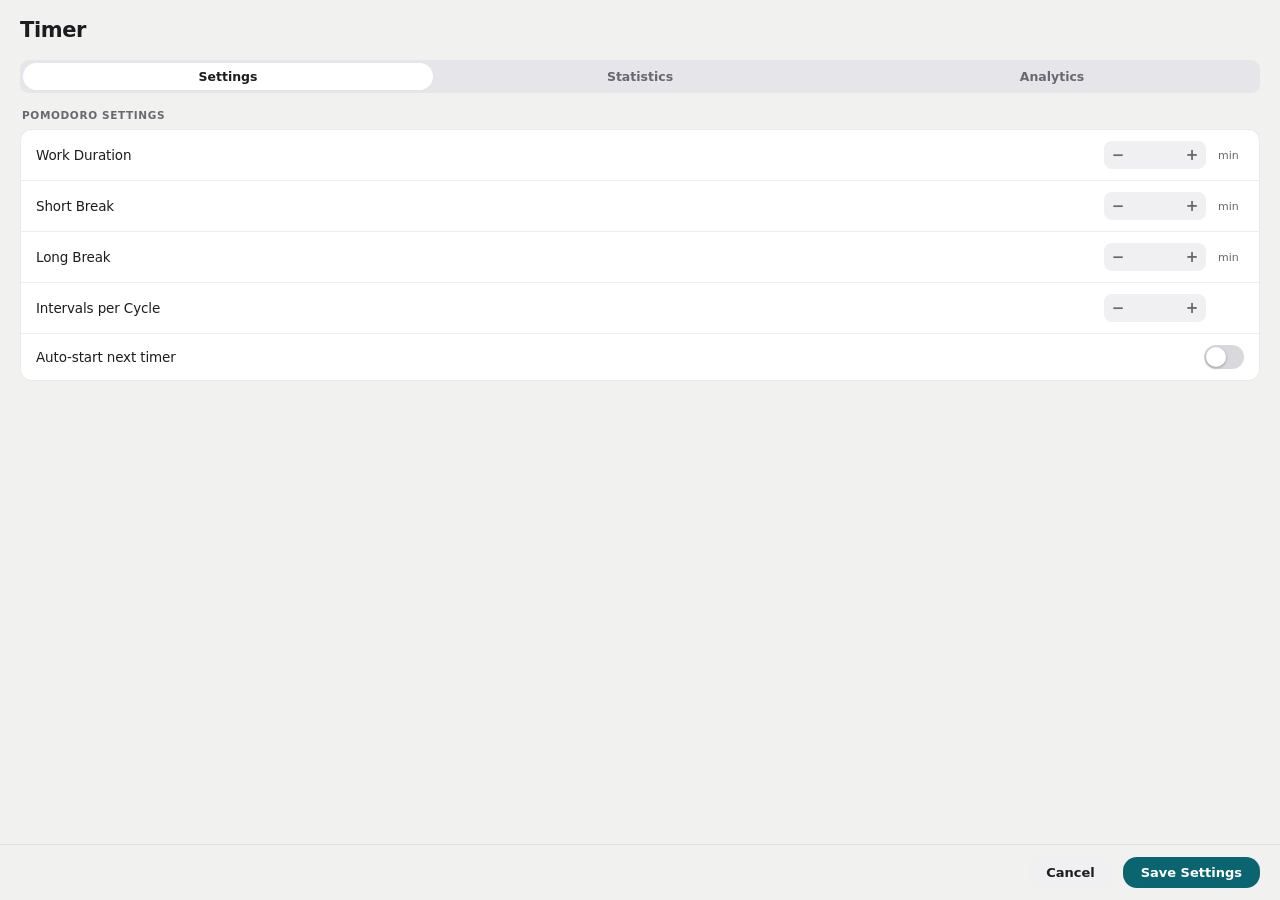
<file: addon/settings_web/pomodoro.html>
<!DOCTYPE html>
<html lang="en">
<head>
<meta charset="UTF-8">
<meta name="viewport" content="width=device-width, initial-scale=1.0">
<title>Timer</title>
<style>
  :root{
    color-scheme:light;
    --accent:#0B6570;
    --bg:#F1F1EF; --card:#ffffff; --border:rgba(0,0,0,0.08);
    --hairline:rgba(0,0,0,0.07); --text:#1C1D1F; --muted:#686870;
    --track:#e5e5ea; --field-bg:#f0f0f2; --switch-off:#d8d8dd; --bar-empty:#e8e8ec;
    --danger:#c93b3b;
  }
  html.dark, body.dark{
    color-scheme:dark;
    /* Timer-only palette: neutral base, recessed cards, raised controls.
       Keep supporting labels readable; reserve inactive grey for idle controls. */
    --bg:#26282B; --card:#1D1F22; --border:rgba(255,255,255,0.08);
    --hairline:rgba(255,255,255,0.07); --text:#ffffff; --muted:#B4B4B4;
    --track:#1D1F22; --field-bg:#34373C; --switch-off:#34373C; --bar-empty:#34373C;
    --inactive:#8A8A8A; --tab-selected:#34373C;
    --danger:#e06c6c;
  }
  *{box-sizing:border-box;margin:0;padding:0;}
  html,body{height:100%;}
  body{
    font-family:"Noto Sans",system-ui,-apple-system,"Segoe UI",Roboto,Helvetica,Arial,sans-serif;
    background:var(--bg);color:var(--text);font-size:13px;-webkit-font-smoothing:antialiased;
    display:flex;flex-direction:column;overflow:hidden;
  }
  .content{flex:1;min-height:0;overflow-y:auto;padding:0 20px 16px;}
  .header{padding:18px 20px 16px;flex-shrink:0;}
  .content::-webkit-scrollbar{width:5px;}
  .content::-webkit-scrollbar-thumb{background:var(--border);border-radius:3px;}

  h1{font-size:21px;font-weight:700;letter-spacing:-0.02em;margin-bottom:18px;}
  .sec{font-size:10.5px;font-weight:700;letter-spacing:0.06em;text-transform:uppercase;
    color:var(--muted);margin:20px 2px 8px;}
  .sec:first-of-type{margin-top:0;}

  .group{background:var(--card);border:1px solid var(--border);border-radius:12px;overflow:hidden;}
  .row{display:flex;align-items:center;gap:12px;padding:11px 15px;border-top:1px solid var(--hairline);}
  .row:first-child{border-top:none;}
  .row .rl{flex:1;font-size:13.5px;font-weight:500;letter-spacing:-0.01em;}

  /* stepper */
  .stepper{display:flex;align-items:center;gap:0;background:var(--field-bg);border-radius:8px;overflow:hidden;}
  .stepper button{border:none;background:transparent;color:var(--muted);width:28px;height:28px;
    font-size:15px;font-weight:600;cursor:pointer;font-family:inherit;line-height:1;}
  .stepper button:hover{color:var(--accent);}
  .stepper input{width:46px;height:28px;border:none;background:transparent;color:var(--text);
    text-align:center;font-size:13px;font-weight:600;font-family:inherit;outline:none;
    -moz-appearance:textfield;}
  .stepper input::-webkit-inner-spin-button,.stepper input::-webkit-outer-spin-button{
    -webkit-appearance:none;margin:0;}
  .unit{font-size:11px;color:var(--muted);width:26px;}

  /* switch */
  .switch{position:relative;display:inline-block;width:40px;height:24px;flex-shrink:0;}
  .switch input{opacity:0;width:0;height:0;}
  .slider{position:absolute;inset:0;background:var(--switch-off);border-radius:24px;transition:background .2s;cursor:pointer;}
  .slider::before{content:"";position:absolute;height:20px;width:20px;inset-inline-start:2px;top:2px;background:#fff;
    border-radius:50%;transition:transform .2s cubic-bezier(.4,1.3,.5,1);box-shadow:0 1px 3px rgba(0,0,0,0.3);}
  .switch input:checked + .slider{background:var(--accent);}
  .switch input:checked + .slider::before{transform:translateX(16px);}

  /* stat cards */
  .stats{display:grid;grid-template-columns:repeat(4,1fr);gap:8px;}
  .stat{background:var(--card);border:1px solid var(--border);border-radius:12px;
    padding:13px 6px;text-align:center;}
  .stat b{display:block;font-size:19px;font-weight:700;letter-spacing:-0.02em;}
  .stat span{display:block;font-size:10px;color:var(--muted);margin-top:3px;line-height:1.3;}

  /* chart */
  .chart-card{background:var(--card);border:1px solid var(--border);border-radius:12px;
    padding:14px 16px 10px;margin-top:8px;}
  .chart-title{font-size:12px;font-weight:600;margin-bottom:12px;}
  .chart{display:flex;align-items:flex-end;gap:8px;height:110px;}
  .col{flex:1;display:flex;flex-direction:column;align-items:center;justify-content:flex-end;height:100%;}
  .cnt{font-size:9.5px;color:var(--muted);margin-bottom:3px;font-weight:600;}
  .bar{width:60%;max-width:26px;border-radius:5px;background:var(--accent);opacity:.55;
    transition:height .4s cubic-bezier(0.22,1,0.36,1);min-height:3px;}
  .col.today .bar{opacity:1;}
  .bar.empty{background:var(--bar-empty);height:3px !important;opacity:1;}
  .day{font-size:9.5px;color:var(--muted);margin-top:6px;}
  .col.today .day,.col.today .cnt{color:var(--accent);font-weight:700;}

  .today-row{display:flex;align-items:center;justify-content:space-between;
    background:var(--card);border:1px solid var(--border);border-radius:12px;
    padding:11px 15px;margin-top:8px;font-size:13px;}
  .today-row b{font-weight:600;}
  .today-row span{color:var(--muted);}

  .reset-link{display:inline-block;margin:14px 2px 4px;font-size:11.5px;color:var(--danger);
    cursor:pointer;background:none;border:none;font-family:inherit;padding:0;}
  .reset-link:hover{text-decoration:underline;}

  .footer{display:flex;justify-content:flex-end;gap:10px;padding:12px 20px;
    border-top:1px solid var(--hairline);background:var(--bg);flex-shrink:0;}
  .btn{border:none;border-radius:9px;padding:8px 18px;font-size:13px;font-weight:600;
    cursor:pointer;font-family:inherit;transition:filter .15s;}
  .btn-primary{background:var(--accent);color:#fff;}
  .btn-primary:hover{filter:brightness(1.07);}
  .btn-grey{background:var(--field-bg);color:var(--text);}
  .btn-grey:hover{filter:brightness(0.97);}
  html.dark .btn-grey:hover, body.dark .btn-grey:hover{filter:brightness(1.15);}

  [hidden]{display:none!important;}
  .seg{display:flex;background:var(--track);border-radius:9px;padding:3px;gap:2px;}
  .seg button{flex:1;min-width:0;border:0;background:transparent;color:var(--muted);
    font:inherit;font-size:12.5px;font-weight:600;padding:6px 4px;border-radius:7px;cursor:pointer;}
  .seg button[aria-selected="true"]{background:var(--tab-selected,var(--card));color:var(--text);}
  html.dark .seg button[aria-selected="false"],body.dark .seg button[aria-selected="false"]{color:var(--inactive);}
  html.dark .seg button:hover,body.dark .seg button:hover{color:var(--text);}
  html.dark .stepper button,body.dark .stepper button{color:var(--text);}
  html.dark .stepper button:hover,body.dark .stepper button:hover{background:var(--bg);}
  html.dark .content::-webkit-scrollbar-thumb,body.dark .content::-webkit-scrollbar-thumb{background:var(--field-bg);}
  .switch input:focus-visible + .slider{outline:2px solid var(--accent);outline-offset:3px;}
  .panel>.sec:first-child{margin-top:0;}
  .analytics-summary{display:flex;align-items:baseline;justify-content:space-between;gap:12px;
    padding:15px 16px;background:var(--card);border:1px solid var(--border);border-radius:12px;margin-bottom:10px;}
  .analytics-summary b{font-size:24px;letter-spacing:-.03em;font-variant-numeric:tabular-nums;}
  .analytics-summary span,.analytics-note{font-size:12px;color:var(--muted);line-height:1.5;}
  .analytics-note{margin:12px 2px 0;}
  .analytics-note summary{cursor:pointer;min-height:24px;}
  .analytics-note p{margin-top:6px;}
  .deck-list{background:var(--card);border:1px solid var(--border);border-radius:12px;overflow:hidden;}
  .deck-row{display:flex;align-items:center;gap:9px;min-height:52px;padding:9px 13px;
    border-top:1px solid var(--hairline);}
  .deck-list>.deck-row:first-child{border-top:0;}
  .deck-toggle{border:0;background:transparent;color:var(--muted);cursor:pointer;
    flex:0 0 24px;width:24px;height:28px;border-radius:5px;font-size:16px;}
  .deck-toggle:hover{background:var(--field-bg);}
  .deck-main{min-width:0;flex:1;}
  .deck-name{font-weight:500;overflow-wrap:anywhere;line-height:1.4;}
  .deck-bar{height:3px;background:var(--field-bg);border-radius:3px;margin-top:6px;overflow:hidden;}
  .deck-bar i{display:block;height:100%;background:var(--accent);border-radius:3px;opacity:.75;}
  .deck-time{font-size:12px;white-space:nowrap;font-variant-numeric:tabular-nums;}
  .analytics-state{padding:26px 18px;text-align:center;font-size:13px;line-height:1.6;color:var(--muted);}
  @media(max-width:400px){.header{padding:16px 14px 14px}.content{padding:0 14px 14px}.row{padding:10px;gap:7px}.row .rl{font-size:13px}.unit{width:20px}.stepper input{width:36px}}
  @media(prefers-reduced-motion:reduce){*,*::before,*::after{transition:none!important;}}
/* Smart Study's own look: round controls, like the rest of the add-on. */
button, select, input[type=text], input[type=search], input[type=number], input[type=url], input[type=password], input:not([type]), textarea { border-radius: 14px !important; }
</style>
<script>
  /* Apply dark mode BEFORE the first paint (avoids a white flash) —
     Anki propagates its theme via prefers-color-scheme. */
  try{
    if(window.matchMedia('(prefers-color-scheme: dark)').matches)
      document.documentElement.classList.add('dark');
  }catch(e){}
</script>
<style id="smartstudy-keyboard-focus">
body button:focus-visible, body input:focus-visible, body select:focus-visible,
body textarea:focus-visible, body a[href]:focus-visible, body [tabindex]:focus-visible {
  outline: 2px solid var(--accent, var(--primary-color, #0B6570));
  outline-offset: 2px;
}
/* RTL */
[dir=rtl] .switch input:checked + .slider::before{transform:translateX(-16px);}
</style>
</head>
<body>
  <div class="header">
    <h1 id="title">Timer</h1>
    <div class="seg" role="tablist" aria-label="Timer">
      <button id="tab-settings" role="tab" aria-selected="true" aria-controls="panel-settings">Settings</button>
      <button id="tab-statistics" role="tab" aria-selected="false" aria-controls="panel-statistics" tabindex="-1">Statistics</button>
      <button id="tab-analytics" role="tab" aria-selected="false" aria-controls="panel-analytics" tabindex="-1">Analytics</button>
    </div>
  </div>
  <div class="content"><div id="panels">
    <section class="panel" id="panel-settings" role="tabpanel" aria-labelledby="tab-settings">

    <div class="sec" id="secSettings">Pomodoro Settings</div>
    <div class="group">
      <div class="row"><div class="rl" id="lblWork">Work Duration</div>
        <div class="stepper"><button data-step="-1" data-for="work">−</button><input id="work" type="number" min="1" max="120"><button data-step="1" data-for="work">+</button></div>
        <span class="unit" id="unitWork">min</span></div>
      <div class="row"><div class="rl" id="lblShort">Short Break</div>
        <div class="stepper"><button data-step="-1" data-for="short">−</button><input id="short" type="number" min="1" max="60"><button data-step="1" data-for="short">+</button></div>
        <span class="unit" id="unitShort">min</span></div>
      <div class="row"><div class="rl" id="lblLong">Long Break</div>
        <div class="stepper"><button data-step="-1" data-for="long">−</button><input id="long" type="number" min="1" max="120"><button data-step="1" data-for="long">+</button></div>
        <span class="unit" id="unitLong">min</span></div>
      <div class="row"><div class="rl" id="lblTarget">Intervals per Cycle</div>
        <div class="stepper"><button data-step="-1" data-for="target">−</button><input id="target" type="number" min="1" max="10"><button data-step="1" data-for="target">+</button></div>
        <span class="unit"></span></div>
      <div class="row"><div class="rl" id="lblAuto">Auto-start next timer</div>
        <label class="switch"><input type="checkbox" id="autostart"><span class="slider"></span></label></div>
    </div>

    </section>
    <section class="panel" id="panel-statistics" role="tabpanel" aria-labelledby="tab-statistics" hidden>
    <div class="sec" id="secStats">Pomodoro Statistics</div>
    <div class="stats">
      <div class="stat"><b id="stTotal">0</b><span id="lblTotal">Total Pomodoros</span></div>
      <div class="stat"><b id="stFocus">0m</b><span id="lblFocus">Focus Time</span></div>
      <div class="stat"><b id="stStreak">0</b><span id="lblStreak">Current Streak</span></div>
      <div class="stat"><b id="stBest">0</b><span id="lblBest">Best Streak</span></div>
    </div>

    <div class="chart-card">
      <div class="chart-title" id="lblWeek">Last 7 Days</div>
      <div class="chart" id="chart"></div>
    </div>

    <div class="today-row"><b id="lblToday">Today</b><span id="stToday">0 sessions · 0m</span></div>

    <button class="reset-link" id="resetBtn">Reset Statistics</button>
    </section>
    <section class="panel" id="panel-analytics" role="tabpanel" aria-labelledby="tab-analytics" hidden>
      <div class="sec" id="analyticsPeriod">Study time · Last 30 days</div>
      <div id="analyticsBody" aria-live="polite"></div>
      <details class="analytics-note">
        <summary id="analyticsInfo">About this study time</summary>
        <p id="analyticsExplanation">Recorded answer time, capped by your Anki deck settings. Includes learning and review cards, not breaks or card editing. Parent decks include their subdecks; totals count each answer once. Cards are grouped by their current deck; deleted cards are excluded.</p>
      </details>
    </section>
  </div></div>

  <div class="footer">
    <button class="btn btn-grey" id="cancelBtn">Cancel</button>
    <button class="btn btn-primary" id="saveBtn">Save Settings</button>
  </div>

<script>
'use strict';
function bridge(action, payload){
  try{ console.log('SMARTSTUDY_POMO:'+action+(payload!==undefined?(':'+payload):'')); }catch(e){}
}
function fmtTime(mins){
  mins = mins|0;
  return mins >= 60 ? Math.floor(mins/60)+'h '+(mins%60)+'m' : mins+'m';
}
function clampInput(el){
  var v = parseInt(el.value, 10);
  var min = parseInt(el.min,10), max = parseInt(el.max,10);
  if(isNaN(v)) v = min;
  el.value = Math.max(min, Math.min(max, v));
}

function renderStats(s){
  document.getElementById('stTotal').textContent  = s.total || 0;
  document.getElementById('stFocus').textContent  = fmtTime(s.totalMinutes || 0);
  document.getElementById('stStreak').textContent = s.currentStreak || 0;
  document.getElementById('stBest').textContent   = s.bestStreak || 0;
  document.getElementById('stToday').textContent  =
    (s.todayPomodoros || 0)+' '+(window._L.sessions||'sessions')+' · '+fmtTime(s.todayMinutes || 0);

  var chart = document.getElementById('chart');
  chart.innerHTML = '';
  var week = s.week || [];
  var max = 1;
  week.forEach(function(d){ if(d.count > max) max = d.count; });
  week.forEach(function(d){
    var col = document.createElement('div');
    col.className = 'col' + (d.isToday ? ' today' : '');
    var cnt = document.createElement('div'); cnt.className = 'cnt';
    cnt.textContent = d.count > 0 ? d.count : '';
    var bar = document.createElement('div'); bar.className = 'bar' + (d.count > 0 ? '' : ' empty');
    if(d.count > 0) bar.style.height = Math.max(6, Math.round(d.count / max * 100)) + '%';
    var day = document.createElement('div'); day.className = 'day';
    day.textContent = d.label || '';
    col.appendChild(cnt); col.appendChild(bar); col.appendChild(day);
    chart.appendChild(col);
  });
}

var initialSettings = '';
function settingsSnapshot(){return ['work','short','long','target'].map(function(id){return document.getElementById(id).value;}).join('|')+'|'+document.getElementById('autostart').checked;}
function updateFooter(){
  var editing=activeTab==='settings' || settingsSnapshot()!==initialSettings;
  document.getElementById('saveBtn').hidden=!editing;
  document.getElementById('cancelBtn').textContent=editing?label('cancel','Cancel'):label('close','Close');
}
var activeTab = 'settings', analyticsRequested = false, analyticsData = null;
var expandedDecks = new Set(), sizePending = false;
function label(key, fallback){return window._L[key] || fallback;}
function requestSize(){
  if(sizePending) return;
  sizePending = true;
  requestAnimationFrame(function(){
    sizePending = false;
    var content = document.querySelector('.content'), style = getComputedStyle(content);
    var height = document.querySelector('.header').offsetHeight + document.getElementById('panels').offsetHeight +
      parseFloat(style.paddingTop) + parseFloat(style.paddingBottom) + document.querySelector('.footer').offsetHeight;
    bridge('resize', String(Math.ceil(height)));
  });
}
function selectTab(name){
  activeTab = name;
  updateFooter();
  ['settings','statistics','analytics'].forEach(function(key){
    var selected = key === name, tab = document.getElementById('tab-'+key);
    tab.setAttribute('aria-selected', String(selected));tab.tabIndex = selected ? 0 : -1;
    document.getElementById('panel-'+key).hidden = !selected;
  });
  document.querySelector('.content').scrollTop = 0;
  if(name === 'analytics' && !analyticsRequested){loadAnalytics();}
  requestSize();
}
function loadAnalytics(){
  analyticsRequested = true;
  var body = document.getElementById('analyticsBody');body.replaceChildren();
  var state = document.createElement('div');state.className='analytics-state';
  state.textContent=label('loading','Loading study time…');body.appendChild(state);
  bridge('analytics');
}
function studyTime(ms){
  var minutes=Math.floor(ms/60000);
  if(ms>0 && minutes===0) return '<1 '+label('min','min');
  return fmtTime(minutes);
}
window.updateAnalytics=function(data){
  analyticsData=data;
  expandedDecks=new Set(data.expanded || []);
  renderAnalytics();
};
window.analyticsFailed=function(){
  analyticsRequested=false;
  var body=document.getElementById('analyticsBody');body.replaceChildren();
  var state=document.createElement('div');state.className='analytics-state';state.textContent=label('analyticsError','Study time could not be loaded.');body.appendChild(state);
  var retry=document.createElement('button');retry.className='btn btn-grey';retry.textContent=label('retry','Retry');retry.onclick=loadAnalytics;body.appendChild(retry);requestSize();
};
function renderAnalytics(){
  var body=document.getElementById('analyticsBody');body.replaceChildren();
  var data=analyticsData;
  if(!data.decks.length){
    var empty=document.createElement('div');empty.className='group analytics-state';empty.textContent=label('analyticsEmpty','No recorded study time in the last 30 days.');body.appendChild(empty);requestSize();return;
  }
  var summary=document.createElement('div');summary.className='analytics-summary';
  var total=document.createElement('b');total.textContent=studyTime(data.milliseconds);
  var caption=document.createElement('span');caption.textContent=label('totalStudy','Total study time');summary.append(total,caption);body.appendChild(summary);
  var list=document.createElement('div');list.className='deck-list';body.appendChild(list);
  var maximum=data.decks[0].milliseconds || 1;
  function append(nodes,depth){nodes.forEach(function(node){
    var row=document.createElement('div');row.className='deck-row';row.style.paddingLeft=(10+Math.min(depth,6)*12)+'px';
    var toggle=document.createElement(node.children.length?'button':'span');toggle.className='deck-toggle';
    if(node.children.length){
      toggle.type='button';toggle.textContent=expandedDecks.has(node.key)?'⌄':'›';
      toggle.setAttribute('aria-label',node.key);toggle.setAttribute('aria-expanded',String(expandedDecks.has(node.key)));
      toggle.onclick=function(){
        if(expandedDecks.has(node.key)) expandedDecks.delete(node.key);else expandedDecks.add(node.key);
        bridge('expanded',JSON.stringify(Array.from(expandedDecks)));renderAnalytics();
        var replacement=Array.from(document.getElementById('analyticsBody').querySelectorAll('button[aria-expanded]')).find(function(b){return b.getAttribute('aria-label')===node.key});
        if(replacement) replacement.focus({preventScroll:true});
      };
    }else{toggle.setAttribute('aria-hidden','true');}
    var main=document.createElement('div');main.className='deck-main';
    var name=document.createElement('div');name.className='deck-name';name.textContent=node.name;name.title=node.key;
    var bar=document.createElement('div');bar.className='deck-bar';bar.setAttribute('aria-hidden','true');
    var fill=document.createElement('i');fill.style.width=Math.max(.5,node.milliseconds/maximum*100)+'%';bar.appendChild(fill);main.append(name,bar);
    var duration=document.createElement('span');duration.className='deck-time';duration.textContent=studyTime(node.milliseconds);
    row.append(toggle,main,duration);list.appendChild(row);
    if(expandedDecks.has(node.key)) append(node.children,depth+1);
  });}
  append(data.decks,0);requestSize();
}

window._L = {};
window._E = {};
function etr(source){ return Object.prototype.hasOwnProperty.call(window._E, source) ? window._E[source] : source; }
window.init = function(data){
  try{
    data = data || {};
    window._E = data.errors || {};
    if(data.isDark){ document.documentElement.classList.add('dark'); document.body.classList.add('dark'); }
    else{ document.documentElement.classList.remove('dark'); document.body.classList.remove('dark'); }
    if(data.accent) document.documentElement.style.setProperty('--accent', data.accent);

    // translated labels
    var L = window._L = data.labels || {};
    document.title = L.title || 'Timer';
    var map = {title:'title', secSettings:'settings', secStats:'statistics',
      'tab-settings':'tabSettings','tab-statistics':'tabStatistics','tab-analytics':'tabAnalytics',
      analyticsPeriod:'analyticsPeriod',analyticsInfo:'analyticsInfo',analyticsExplanation:'analyticsExplanation',
      lblWork:'work', lblShort:'short', lblLong:'long', lblTarget:'target', lblAuto:'auto',
      lblTotal:'total', lblFocus:'focus', lblStreak:'streak', lblBest:'best',
      lblWeek:'week', lblToday:'today', resetBtn:'reset', cancelBtn:'cancel', saveBtn:'save'};
    Object.keys(map).forEach(function(id){
      if(L[map[id]]){ var el = document.getElementById(id); if(el) el.textContent = L[map[id]]; }
    });
    if(L.min){
      document.getElementById('unitWork').textContent  = L.min;
      document.getElementById('unitShort').textContent = L.min;
      document.getElementById('unitLong').textContent  = L.min;
    }

    var cfg = data.config || {};
    document.getElementById('work').value   = cfg.work   || 25;
    document.getElementById('short').value  = cfg.short  || 5;
    document.getElementById('long').value   = cfg.long   || 15;
    document.getElementById('target').value = cfg.target || 4;
    document.getElementById('autostart').checked = !!cfg.autoStart;

    initialSettings=settingsSnapshot();
    updateFooter();
    renderStats(data.stats || {});
    requestSize();
  }catch(e){ bridge('err', String(e)); }
};

// stats refresh after a reset (called from Python)
window.updateStats = function(s){ renderStats(s || {}); };

document.addEventListener('DOMContentLoaded', function(){
  document.querySelectorAll('[role="tab"]').forEach(function(tab){
    tab.onclick=function(){selectTab(tab.id.replace('tab-',''));};
    tab.onkeydown=function(e){
      var tabs=Array.from(document.querySelectorAll('[role="tab"]')), index=tabs.indexOf(tab);
      var forward=document.documentElement.dir==='rtl'?'ArrowLeft':'ArrowRight', backward=document.documentElement.dir==='rtl'?'ArrowRight':'ArrowLeft';
      if(e.key===forward) index=(index+1)%tabs.length;
      else if(e.key===backward) index=(index+tabs.length-1)%tabs.length;
      else if(e.key==='Home') index=0;else if(e.key==='End') index=tabs.length-1;else return;
      e.preventDefault();tabs[index].click();tabs[index].focus();
    };
  });
  new ResizeObserver(requestSize).observe(document.getElementById('panels'));
  window.addEventListener('resize',requestSize);
  document.getElementById('panel-settings').addEventListener('input',updateFooter);
  document.getElementById('panel-settings').addEventListener('change',updateFooter);
  // steppers
  document.querySelectorAll('.stepper button').forEach(function(btn){
    btn.addEventListener('click', function(){
      var el = document.getElementById(btn.dataset.for);
      el.value = (parseInt(el.value,10) || 0) + parseInt(btn.dataset.step,10);
      clampInput(el);
      updateFooter();
    });
  });
  document.querySelectorAll('.stepper input').forEach(function(el){
    el.addEventListener('change', function(){ clampInput(el); });
  });

  document.getElementById('saveBtn').addEventListener('click', function(){
    ['work','short','long','target'].forEach(function(id){ clampInput(document.getElementById(id)); });
    bridge('save', JSON.stringify({
      work:   parseInt(document.getElementById('work').value, 10),
      short:  parseInt(document.getElementById('short').value, 10),
      long:   parseInt(document.getElementById('long').value, 10),
      target: parseInt(document.getElementById('target').value, 10),
      autoStart: document.getElementById('autostart').checked
    }));
  });
  document.getElementById('cancelBtn').addEventListener('click', function(){ bridge('cancel'); });
  document.getElementById('resetBtn').addEventListener('click', function(){ bridge('reset'); });

  bridge('ready');
});
</script>

    <script>
    /* ── SmartStudy global error reporter ─────────────────────────────────
       Self-contained (inline styles, no page-CSS dependencies): invisible
       until a JS error occurs, then shows a dismissible banner with the
       real traceback so users can report actionable bugs instead of
       "buttons are not working". Never throws itself. */
    (function() {
        if (window.__spReportError) return;
        function isDark() {
            try {
                if (document.documentElement.classList.contains('nightMode') || document.body.classList.contains('nightMode')
                    || document.documentElement.classList.contains('dark') || document.body.classList.contains('dark')) return true;
                return window.matchMedia && window.matchMedia('(prefers-color-scheme: dark)').matches;
            } catch (e) { return false; }
        }
        function ensureBanner() {
            var b = document.getElementById('sp-error-banner');
            if (b) return b;
            if (!document.body) return null;
            var dark = isDark();
            b = document.createElement('div');
            b.id = 'sp-error-banner';
            b.style.cssText = 'position:fixed;bottom:0;left:0;right:0;z-index:2147483000;display:none;'
                + 'font:13px/1.45 "Noto Sans",system-ui,-apple-system,"Segoe UI",Roboto,Helvetica,Arial,sans-serif;text-align:start;'
                + 'padding:12px 18px;box-shadow:0 -6px 24px rgba(0,0,0,0.25);border-top:2px solid #dc3545;'
                + (dark ? 'background:#26282B;color:#e0e0e0;' : 'background:#ffffff;color:#333333;');
            var btnCss = 'margin-inline-end:8px;padding:4px 12px;font:inherit;font-size:12px;cursor:pointer;border-radius:7px;'
                + (dark ? 'background:#2B2E32;color:#e0e0e0;border:1px solid #555;' : 'background:#fff;color:#333;border:1px solid #ccc;');
            var preCss = 'display:none;max-height:140px;overflow:auto;white-space:pre-wrap;word-break:break-word;'
                + 'font-size:11px;border-radius:6px;padding:8px;margin:0 0 8px 0;'
                + (dark ? 'background:#404040;border:1px solid #555;' : 'background:#f5f5f5;border:1px solid #ccc;');
            b.innerHTML = '<div style="font-weight:700;color:#dc3545;margin-bottom:4px;">' + etr('Smart Study error') + '</div>'
                + '<div class="sp-eb-msg" style="margin-bottom:6px;word-break:break-word;"></div>'
                + '<pre class="sp-eb-pre" style="' + preCss + '"></pre>'
                + '<div><button type="button" data-spact="details" style="' + btnCss + '">' + etr('Show details') + '</button>'
                + '<button type="button" data-spact="copy" style="' + btnCss + '">' + etr('Copy error') + '</button>'
                + '<button type="button" data-spact="dismiss" style="' + btnCss + '">' + etr('Dismiss') + '</button></div>';
            document.body.appendChild(b);
            b.addEventListener('click', function(e) {
                var act = e.target && e.target.getAttribute && e.target.getAttribute('data-spact');
                if (act === 'dismiss') b.style.display = 'none';
                if (act === 'details') {
                    var pre = b.querySelector('.sp-eb-pre');
                    var open = pre.style.display === 'block';
                    pre.style.display = open ? 'none' : 'block';
                    e.target.textContent = open ? etr('Show details') : etr('Hide details');
                }
                if (act === 'copy') {
                    var text = b.querySelector('.sp-eb-msg').textContent + '\n\n' + b.querySelector('.sp-eb-pre').textContent;
                    try { navigator.clipboard.writeText(text); e.target.textContent = etr('Copied!'); setTimeout(function() { e.target.textContent = etr('Copy error'); }, 2000); } catch (err) {}
                }
            });
            return b;
        }
        window.__spReportError = function(err, context) {
            try {
                var msg = (err && err.message) ? err.message : String(err);
                var stack = (err && err.stack) ? String(err.stack) : etr('(no stack trace available)');
                console.error('[SmartStudy]' + (context ? ' [' + context + ']' : ''), err);
                var show = function() {
                    var b = ensureBanner();
                    if (!b) return;
                    b.querySelector('.sp-eb-msg').textContent = (context ? context + ': ' : '') + msg
                        + ' — ' + etr('Your data is safe. Please screenshot the details and send them to github.com/TruckDrive/smart-study/issues.');
                    b.querySelector('.sp-eb-pre').textContent = stack;
                    b.style.display = 'block';
                };
                if (document.body) show();
                else document.addEventListener('DOMContentLoaded', show);
            } catch (e) { try { console.error('[SmartStudy] error while reporting error', e, err); } catch (e2) {} }
        };
        window.addEventListener('error', function(e) {
            if (e.error && (e.error.message || e.error.stack)) window.__spReportError(e.error, etr('Unexpected error'));
            else console.warn('[SmartStudy] Background browser error:', e.message || e);
        });
        window.addEventListener('unhandledrejection', function(e) {
            if (e.reason && e.reason.smartstudyCritical === true) window.__spReportError(e.reason, etr('Unexpected error (async)'));
            else console.warn('[SmartStudy] Background task rejected:', e.reason);
            e.preventDefault();
        });
    })();
    </script>
</body>
</html>
</file>
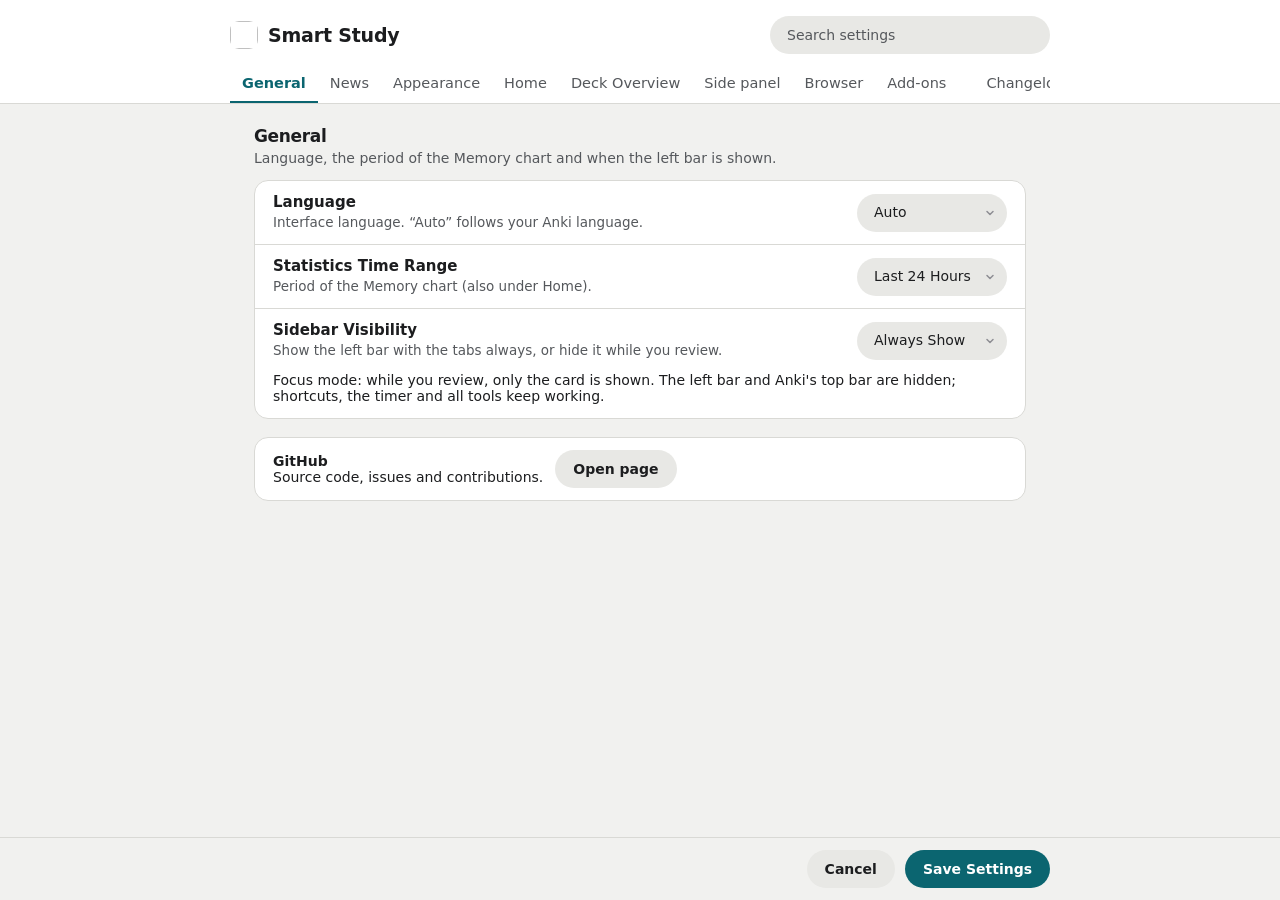
<file: addon/settings_web/settings.html>
<!DOCTYPE html>
<html lang="en">
<head>
<meta charset="UTF-8">
<meta name="viewport" content="width=device-width, initial-scale=1.0">
<title>Smart Study Settings</title>
<style>
  :root{
    /* color-scheme drives how Chromium renders native widgets (e.g. the
       dropdown popup of <select>). Without it the popup can appear with
       mismatched colours / odd styling, especially in dark mode. */
    color-scheme:light;
    --accent:#0B6570; --accent-press:#084A52;
    --win-bg:#ffffff; --side-bg:#F1F1EF; --content-bg:#ffffff;
    --group-bg:#ffffff; --group-border:rgba(0,0,0,0.08);
    --hairline:rgba(0,0,0,0.08); --text:#1C1D1F; --muted:#55585C;
    --chip-hover:rgba(0,0,0,0.05); --field-bg:#f0f0f2; --switch-off:#d8d8dd;
    --green:#34A853; --green-soft:rgba(52,168,83,0.12); --green-border:rgba(52,168,83,0.35);
  }
  html.dark, body.dark{
    color-scheme:dark;
    --win-bg:#26282B; --side-bg:#1D1F22; --content-bg:#26282B;
    --group-bg:#1D1F22; --group-border:rgba(255,255,255,0.08);
    --hairline:rgba(255,255,255,0.10); --text:#ffffff; --muted:#B4B4B4;
    --chip-hover:rgba(255,255,255,0.07); --field-bg:#34373C; --switch-off:#34373C;
    --green:#41C463; --green-soft:rgba(65,196,99,0.14); --green-border:rgba(65,196,99,0.4);
  }
  *{box-sizing:border-box;}
  html,body{height:100%;margin:0;}
  body{
    font-family:-apple-system,BlinkMacSystemFont,"SF Pro Text","Segoe UI",Roboto,Helvetica,Arial,sans-serif;
    background:var(--win-bg);color:var(--text);-webkit-font-smoothing:antialiased;font-size:13px;
  }
  .app{display:flex;flex-direction:column;height:100vh;overflow:hidden;}
  .body{display:flex;flex:1;min-height:0;}

  /* sidebar */
  .sidebar{width:212px;flex-shrink:0;background:var(--side-bg);border-inline-end:1px solid var(--hairline);
    display:flex;flex-direction:column;padding:14px 10px 10px;}
  .brand{display:flex;align-items:center;gap:10px;padding:4px 8px 14px;user-select:none;}
  .brand img{width:34px;height:34px;border-radius:9px;flex-shrink:0;object-fit:contain;}
  .brand .name{font-size:14.5px;font-weight:650;letter-spacing:-0.01em;line-height:1.1;}
  .brand .ver{font-size:11px;color:var(--muted);margin-top:2px;}
  .nav{display:flex;flex-direction:column;gap:2px;flex:1;overflow:auto;}
  .nav-item{display:flex;align-items:center;gap:10px;padding:8px 10px;border-radius:8px;cursor:pointer;
    font-size:13px;font-weight:500;color:var(--text);user-select:none;}
  .nav-item .ic{width:17px;height:17px;flex-shrink:0;color:var(--muted);display:flex;}

  /* content */
  .content{flex:1;min-width:0;background:var(--content-bg);overflow:auto;}
  .page{display:none;padding:28px 32px 34px;}
  .page.active{display:block;animation:fade .22s ease;}
  @keyframes fade{from{opacity:0;transform:translateY(4px);}to{opacity:1;transform:none;}}
  .page-title{font-size:23px;font-weight:700;letter-spacing:-0.02em;margin:0 0 4px;}
  .page-sub{font-size:13px;color:var(--muted);margin:0 0 20px;line-height:1.45;max-width:48ch;}

  .group{background:var(--group-bg);border:1px solid var(--group-border);border-radius:11px;overflow:hidden;}
  .row{display:flex;align-items:center;gap:14px;padding:13px 16px;border-top:1px solid var(--hairline);}
  .row:first-child{border-top:none;}
  .row .rl{flex:1;min-width:0;}
  .row .rd{font-size:12px;color:var(--muted);margin-top:2px;line-height:1.4;}
  .row .rc{flex-shrink:0;}

  /* switch */
  .switch{position:relative;display:inline-block;width:42px;height:26px;}
  .switch input{opacity:0;width:0;height:0;}
  .slider{position:absolute;inset:0;background:var(--switch-off);border-radius:26px;transition:background .2s;cursor:pointer;}
  .slider::before{content:"";position:absolute;height:22px;width:22px;inset-inline-start:2px;top:2px;background:#fff;border-radius:50%;
    transition:transform .2s cubic-bezier(.4,1.3,.5,1);box-shadow:0 1px 3px rgba(0,0,0,0.3);}
  .switch input:checked + .slider::before{transform:translateX(16px);}
  #celebrationGroup .row[hidden]{display:none;}
  .row.setting-locked{opacity:.48;pointer-events:none;}
  .custom-bg-panel{display:none;}
  .custom-bg-panel.open{display:block;}
  .custom-bg-preview{position:relative;width:100%;height:150px;border-radius:10px;overflow:hidden;
    --preview-blur:0px;--preview-overlay:0;background:var(--field-bg);border:1px solid var(--group-border);display:flex;align-items:center;justify-content:center;}
  .custom-bg-preview img{width:100%;height:100%;object-fit:cover;display:none;filter:blur(var(--preview-blur));transform:scale(1.08);}
  .custom-bg-preview.has-image::after{content:"";position:absolute;inset:0;background:rgba(0,0,0,var(--preview-overlay));pointer-events:none;}
  .custom-bg-preview.has-image img{display:block;}
  .custom-bg-empty{color:var(--muted);font-size:12px;text-align:center;padding:20px;}
  .custom-bg-preview.has-image .custom-bg-empty{display:none;}
  .custom-bg-actions{display:flex;flex-wrap:wrap;gap:8px;margin-top:10px;}
  #surfacePreview{position:relative;margin-top:12px;min-height:210px;border:1px solid var(--group-border);border-radius:14px;overflow:hidden;display:flex;align-items:center;justify-content:center;padding:26px;
    background:radial-gradient(ellipse at 10% 90%,#9bbdc8 0%,transparent 65%),radial-gradient(ellipse at 85% 10%,#c5bfdf 0%,transparent 65%),linear-gradient(135deg,#dbe5ed,#b9c9de);}
  #surfacePreview::before{content:"";position:absolute;width:460px;height:260px;border:1px solid rgba(255,255,255,.5);border-radius:50%;transform:rotate(-28deg);top:-135px;left:-80px;box-shadow:0 0 0 24px rgba(255,255,255,.12),0 0 0 48px rgba(255,255,255,.10),0 0 0 72px rgba(255,255,255,.08);pointer-events:none;}
  .dark #surfacePreview{background:radial-gradient(ellipse at 10% 90%,#355b68 0%,transparent 65%),radial-gradient(ellipse at 85% 10%,#524c70 0%,transparent 65%),linear-gradient(135deg,#263848,#3d4b63);}
  .dark #surfacePreview::before{opacity:.55;}
  .surface-preview-card{position:relative;box-sizing:border-box;width:100%;max-width:420px;min-width:0;padding:18px 20px;border:1px solid var(--group-border);border-radius:12px;color:var(--text);background:color-mix(in srgb,var(--group-bg) var(--preview-opacity,100%),transparent);backdrop-filter:var(--preview-filter,none);box-shadow:var(--preview-rim,0 0 0 transparent),0 5px 18px rgba(0,0,0,var(--preview-shadow-alpha,0));}
  .surface-preview-title{font-size:13px;font-weight:600;margin-bottom:14px;}
  .surface-preview-table{display:grid;grid-template-columns:minmax(80px,1fr) repeat(3,minmax(36px,auto));column-gap:14px;row-gap:11px;align-items:center;font-size:12px;font-variant-numeric:tabular-nums;}
  .surface-preview-table .preview-heading{font-size:10px;color:var(--muted);font-weight:500;}
  .surface-preview-table .preview-count{text-align:end;}
  .surface-preview-table .preview-deck{display:flex;gap:7px;align-items:center;}
  .surface-preview-table .preview-deck::before{content:"";width:5px;height:5px;border:1px solid currentColor;border-left:0;border-bottom:0;transform:rotate(45deg);opacity:.5;flex-shrink:0;}
  @media(max-width:700px){#surfacePreview{padding:18px 12px;}.surface-preview-card{padding:16px 12px;}.surface-preview-table{column-gap:8px;}}

  #glassUnsupported[hidden]{display:none;}
  .glass-warning{color:#9a4800;}
  html.dark .glass-warning,body.dark .glass-warning{color:#ffc078;}
  :is(#glassWarningDialog,#reviewBackgroundDialog){margin:auto;width:580px;max-width:calc(100vw - 28px);max-height:calc(100vh - 28px);overflow:auto;padding:28px;border:1px solid var(--group-border);border-radius:14px;background:var(--group-bg);color:var(--text);font:inherit;}
  :is(#glassWarningDialog,#reviewBackgroundDialog)::backdrop{background:rgba(0,0,0,.55);}
  :is(#glassWarningDialog,#reviewBackgroundDialog) h2{font-size:23px;line-height:1.25;margin:0 0 20px;}
  :is(#glassWarningDialog,#reviewBackgroundDialog) p{font-size:14px;line-height:1.6;margin:0 0 16px;}
  :is(#glassWarningDialog,#reviewBackgroundDialog) .glass-warning-lead{font-size:17px;font-weight:600;}
  .glass-warning-actions{display:flex;justify-content:flex-end;flex-wrap:wrap;gap:12px;margin-top:24px;}
  #glassStrengthRow[hidden]{display:none;}
  .wallpaper-modal{position:fixed;inset:0;z-index:10020;display:none;align-items:center;justify-content:center;
    padding:24px;background:rgba(15,18,24,.38);}
  .wallpaper-modal.open{display:flex;}
  .wallpaper-dialog{width:min(720px,100%);max-height:min(620px,calc(100vh - 40px));overflow:auto;
    border-radius:14px;background:var(--content-bg);border:1px solid var(--group-border);box-shadow:0 24px 70px rgba(0,0,0,.28);}
  .wallpaper-dialog-head{position:sticky;top:0;z-index:2;display:flex;align-items:center;justify-content:space-between;
    gap:14px;padding:16px 18px;background:var(--content-bg);border-bottom:1px solid var(--hairline);}
  .wallpaper-dialog-head h2{margin:0;font-size:17px;letter-spacing:-.01em;}
  .wallpaper-close{appearance:none;border:0;width:30px;height:30px;border-radius:50%;background:var(--field-bg);
    color:var(--text);font-size:18px;line-height:1;cursor:pointer;}
  .wallpaper-close:hover{background:var(--chip-hover);}
  .wallpaper-grid{display:grid;grid-template-columns:repeat(3,minmax(0,1fr));gap:13px;padding:18px;}
  .wallpaper-card{min-width:0;border:1px solid var(--group-border);border-radius:11px;overflow:hidden;background:var(--group-bg);}
  .wallpaper-thumb{aspect-ratio:16/9;background:var(--field-bg);overflow:hidden;display:flex;align-items:center;justify-content:center;}
  .wallpaper-thumb img{width:100%;height:100%;object-fit:cover;display:block;}
  .wallpaper-missing{padding:14px;text-align:center;color:var(--muted);font-size:11px;line-height:1.35;}
  .wallpaper-copy{padding:11px 12px 12px;}
  .wallpaper-copy b{display:block;font-size:13px;margin-bottom:3px;}
  .wallpaper-copy p{min-height:34px;margin:0 0 10px;color:var(--muted);font-size:11.5px;line-height:1.4;}
  .wallpaper-copy .btn{width:100%;padding:7px 10px;}
  .wallpaper-copy .btn:disabled{opacity:.45;cursor:not-allowed;}
  html.dark .wallpaper-modal,body.dark .wallpaper-modal{background:rgba(0,0,0,.58);}
  .range-control{display:flex;align-items:center;gap:10px;min-width:220px;}
  .range-control input{accent-color:var(--accent);width:170px;}
  .range-value{width:38px;text-align:end;color:var(--muted);font-size:12px;font-variant-numeric:tabular-nums;}
  .custom-bg-note{margin:10px 4px 0;color:var(--muted);font-size:11.5px;line-height:1.45;}
  .custom-bg-warning{display:none;margin:9px 4px 0;padding:9px 11px;border-radius:8px;
    color:#8a5a00;background:rgba(245,178,46,.14);border:1px solid rgba(214,145,16,.28);font-size:11.5px;line-height:1.45;}
  .custom-bg-warning.visible{display:block;}
  html.dark .custom-bg-warning{color:#ffd27a;background:rgba(245,178,46,.10);border-color:rgba(245,178,46,.25);}
  .counter-color-panel{display:none;}
  .counter-color-panel.open{display:block;}
  .counter-preview-grid{display:grid;grid-template-columns:repeat(2,minmax(0,1fr));gap:10px;}
  .counter-preview{padding:12px 14px;border-radius:10px;border:1px solid var(--group-border);}
  .counter-preview.light{background:#fff;color:#1C1D1F;}
  .counter-preview.dark{background:#2c2c2e;color:#F1F1EF;border-color:rgba(255,255,255,.10);}
  .counter-preview-title{font-size:11px;font-weight:650;opacity:.62;margin-bottom:9px;}
  .counter-preview-values{display:grid;grid-template-columns:repeat(3,1fr);gap:8px;text-align:center;}
  .counter-preview-values b{display:block;font-size:13px;color:inherit;margin-bottom:3px;}
  .counter-preview-values span{font-size:18px;font-weight:650;font-variant-numeric:tabular-nums;}
  .counter-mode-title{font-size:13px;font-weight:650;margin-bottom:11px;}
  .counter-color-grid{display:grid;grid-template-columns:repeat(3,minmax(0,1fr));gap:12px;}
  .counter-color-control{min-width:0;}
  .counter-color-control>label{display:block;font-size:12px;font-weight:600;margin-bottom:6px;}
  .counter-color-inputs{display:flex;align-items:center;gap:7px;}
  .counter-color-picker{appearance:none;-webkit-appearance:none;width:34px;height:31px;flex:none;padding:2px;
    border:1px solid var(--group-border);border-radius:8px;background:var(--field-bg);cursor:pointer;}
  .counter-color-picker::-webkit-color-swatch-wrapper{padding:1px;}
  .counter-color-picker::-webkit-color-swatch{border:0;border-radius:5px;}
  .counter-hex{width:100%;min-width:0;height:31px;padding:5px 8px;border:1px solid transparent;border-radius:8px;
    background:var(--field-bg);color:var(--text);font:12px ui-monospace,SFMono-Regular,Menlo,Consolas,monospace;text-transform:uppercase;outline:none;}
  .counter-hex:focus{border-color:var(--accent);}
  .counter-hex.invalid{border-color:#d93b4a;color:#d93b4a;}
  .counter-color-actions{display:flex;align-items:center;justify-content:space-between;gap:12px;}
  .counter-color-note{color:var(--muted);font-size:11.5px;line-height:1.45;}
  @media(max-width:720px){
    .counter-color-grid{grid-template-columns:1fr;}
    .counter-preview-grid{grid-template-columns:1fr;}
    .counter-color-actions{align-items:flex-start;flex-direction:column;}
    .wallpaper-grid{grid-template-columns:1fr;}
  }
  .side-controls{display:flex;align-items:center;gap:10px;}
  .shortcut-btn{appearance:none;-webkit-appearance:none;min-width:112px;max-width:170px;
    overflow:hidden;text-overflow:ellipsis;white-space:nowrap;background:var(--field-bg);color:var(--muted);
    border:1px solid transparent;border-radius:8px;padding:6px 10px;font:inherit;font-size:11.5px;font-weight:550;
    cursor:pointer;text-align:center;}
  .shortcut-btn:hover,.shortcut-btn:focus{border-color:var(--accent);color:var(--accent);outline:none;}
  .shortcut-btn.set{color:var(--text);border-color:var(--group-border);}
  .shortcut-btn.recording{border-color:var(--accent);color:var(--accent);}
  .bchips{display:flex;flex-wrap:wrap;gap:6px;margin-top:8px;}
  .bchip{display:inline-flex;align-items:center;gap:6px;background:var(--field-bg);border-radius:8px;padding:5px 10px;font-size:12.5px;cursor:pointer;user-select:none;}
  .bchip input{margin:0;accent-color:var(--accent);}
  .btextarea{width:100%;box-sizing:border-box;margin-top:8px;background:var(--field-bg);color:var(--text);border:1px solid transparent;border-radius:8px;padding:7px 10px;font:inherit;font-size:12.5px;min-height:46px;resize:vertical;outline:none;}
  .btextarea:focus{border-color:var(--accent);}
  .row.block{display:block;}
  .bkey-error{color:#d93025;font-size:11.5px;margin-top:4px;}

  /* select — the native <select> stays in the DOM as the value store, but is
     hidden: QtWebEngine renders the native popup mis-scaled (and it grows a
     bit more each time it opens). We draw our own dropdown in HTML instead. */
  #solidBackgroundControls .rc{gap:10px;}
  #solidBackgroundControls input[type=color]{width:44px;height:30px;padding:2px;border:1px solid var(--group-border);border-radius:6px;cursor:pointer;}
  #solidBackgroundControls output{font-size:12px;color:var(--muted);min-width:65px;}
  select.field{display:none;}
  .code-input{background:var(--field-bg);color:var(--text);border:1px solid transparent;border-radius:8px;
    padding:7px 12px;font-size:13.5px;font-family:inherit;width:130px;outline:none;}
  .code-input:focus{border-color:var(--accent);}
  .dd-btn{appearance:none;-webkit-appearance:none;background:var(--field-bg);color:var(--text);
    border:1px solid transparent;border-radius:8px;padding-block:7px;padding-inline:12px 30px;font-size:13.5px;font-weight:500;cursor:pointer;
    outline:none;min-width:170px;text-align:start;font-family:inherit;line-height:1.35;
    background-image:url("data:image/svg+xml;utf8,<svg xmlns='http://www.w3.org/2000/svg' width='12' height='12' viewBox='0 0 24 24' fill='none' stroke='%238e8e93' stroke-width='3' stroke-linecap='round' stroke-linejoin='round'><polyline points='6 9 12 15 18 9'/></svg>");
    background-repeat:no-repeat;background-position:right 10px center;}
  .dd-menu{position:fixed;z-index:9999;background:var(--group-bg);border:1px solid var(--group-border);
    border-radius:10px;box-shadow:0 10px 32px rgba(0,0,0,0.18);padding:5px;overflow-y:auto;overflow-x:hidden;}
  html.dark .dd-menu, body.dark .dd-menu{box-shadow:0 10px 32px rgba(0,0,0,0.55);}
  .dd-item{position:relative;padding-block:6px;padding-inline:26px 12px;border-radius:6px;font-size:13px;font-weight:450;
    color:var(--text);cursor:pointer;white-space:nowrap;}
  .dd-item:hover{background:var(--accent);color:#fff;}
  .dd-item.sel::before{content:"✓";position:absolute;inset-inline-start:9px;top:50%;transform:translateY(-50%);
    font-size:11px;font-weight:700;}
  .dd-group{padding:7px 10px 3px;font-size:11px;font-weight:650;letter-spacing:0.03em;text-transform:uppercase;
    color:var(--muted);cursor:default;}

  .btn{border:none;border-radius:9px;padding:8px 16px;font-size:13px;font-weight:600;cursor:pointer;
    font-family:inherit;transition:filter .15s ease,background .15s ease;}
  .btn-primary{background:var(--accent);color:#fff;}
  .btn-primary:hover{filter:brightness(1.07);}
  .btn-grey{background:var(--field-bg);color:var(--text);}
  .btn-grey:hover{background:var(--chip-hover);}
  #suggestedGroup .btn{white-space:nowrap;}
  #suggestedGroup .btn:disabled{opacity:.6;cursor:default;filter:none;background:var(--field-bg);color:var(--text);}


  /* home: community cards (GitHub purple, Reddit orange — subtle tinted
     borders, only the action button carries the full colour) */
  .community-strip{display:flex;gap:12px;margin-top:18px;}
  .comm-card{flex:1;min-width:0;display:flex;align-items:center;gap:12px;
    border:1px solid var(--group-border);border-radius:11px;padding:13px 16px;}
  .comm-card .rt{font-weight:700;}
  .comm-btn{color:#fff;flex-shrink:0;}
  /* soft tinted backgrounds, same recipe as the green rating CTA */
  .comm-github{border-color:rgba(110,64,201,0.40);background:rgba(110,64,201,0.11);}
  .comm-github .comm-btn:hover{filter:brightness(1.1);}
  html.dark .comm-github, body.dark .comm-github{background:rgba(140,95,225,0.14);}

  .conflict-addon{margin:9px 0!important;color:var(--text)!important;font-weight:650;}

  /* swatches */
  .swatches{display:flex;gap:13px;flex-wrap:wrap;align-items:flex-start;}
  .sw{width:42px;height:42px;border-radius:50%;cursor:pointer;position:relative;border:2px solid transparent;
    transition:transform .12s;display:flex;align-items:center;justify-content:center;}
  .sw:hover{transform:scale(1.08);}
  .sw.sel{box-shadow:0 0 0 2px var(--content-bg),0 0 0 4px currentColor;}
  .sw svg{opacity:0;color:#fff;transition:opacity .12s;}
  .sw.sel svg{opacity:1;}
  .sw .nm{position:absolute;top:47px;left:50%;transform:translateX(-50%);font-size:10.5px;color:var(--muted);white-space:nowrap;}

  /* changelog */
  .cl-entry{margin-bottom:8px;}
  .cl-head{display:flex;align-items:baseline;gap:10px;padding:13px 16px 8px;}
  .cl-ver{font-size:15px;font-weight:700;}
  .cl-date{font-size:12px;color:var(--muted);}
  .cl-items{list-style:none;margin:0;padding:0 16px 14px;}
  .cl-items li{display:flex;align-items:flex-start;gap:10px;padding:6px 0;font-size:13px;line-height:1.45;color:var(--text);}
  .cl-tag{flex:0 0 72px;border-radius:6px;padding:3px 7px;text-align:center;text-transform:uppercase;
    font-size:9.5px;font-weight:750;letter-spacing:.035em;background:var(--field-bg);color:var(--muted);}
  .cl-tag.highlight{background:color-mix(in srgb,var(--accent) 14%,transparent);color:var(--accent);}
  .cl-tag.new{background:rgba(52,168,83,.14);color:var(--green);}
  .cl-tag.improved{background:rgba(255,149,0,.14);color:#b86b00;}
  html.dark .cl-tag.improved,body.dark .cl-tag.improved{color:#ffb340;}
  .cl-tag.fix{background:rgba(220,53,69,.13);color:#c93445;}
  html.dark .cl-tag.fix,body.dark .cl-tag.fix{color:#ff6978;}
  .cl-text{flex:1;min-width:0;}

  /* support */
  .empty{display:flex;flex-direction:column;align-items:center;justify-content:center;text-align:center;
    padding:42px 24px;color:var(--muted);}
  .empty .ic{width:46px;height:46px;border-radius:50%;background:var(--field-bg);display:flex;align-items:center;
    justify-content:center;margin-bottom:14px;color:var(--accent);}
  .empty b{color:var(--text);font-size:15px;font-weight:600;}
  .empty p{margin:6px 0 0;font-size:13px;max-width:38ch;line-height:1.5;}
  /* Deliberately understated: the list will grow with many supporters. */
  .supporter-card{padding:13px 16px;}
  .supporter-card + .supporter-card{border-top:1px solid var(--hairline);}
  .supporter-name{font-size:13.5px;font-weight:650;color:var(--text);letter-spacing:0.01em;}
  .supporter-description{margin:3px 0 8px;color:var(--muted);font-size:12px;line-height:1.5;}
  .supporter-contributions{margin:0;padding-inline-start:18px;color:var(--text);font-size:12.5px;line-height:1.55;}
  .supporter-note{margin:18px 4px 0;color:var(--muted);font-size:12px;line-height:1.55;max-width:68ch;}

  /* Hidden About page opened by clicking the otherwise ordinary brand block. */
  .about-card{max-width:760px;}
  .about-logo-frame{width:100%;aspect-ratio:9/5;border-radius:12px;overflow:hidden;
    background:var(--field-bg);border:1px solid var(--group-border);}
  .about-logo-frame img{display:block;width:100%;height:100%;object-fit:contain;}
  .about-copy{padding:20px;text-align:center;}
  .about-version{margin:0 0 12px;color:var(--muted);font-size:12.5px;}
  .about-credit{margin:0;color:var(--text);font-size:14px;}

  /* footer */
  .footer{display:flex;align-items:center;justify-content:flex-end;gap:10px;padding:11px 18px;
    border-top:1px solid var(--hairline);background:var(--win-bg);}
.review-bg-preview{height:130px;position:relative;overflow:hidden;isolation:isolate;border-radius:10px;background:white;display:grid;place-items:center;color:#202022;}
  .dark .review-bg-preview{background:#202022;color:#f4f4f5}
  .review-bg-preview img{position:absolute;inset:-20px;width:calc(100% + 40px);height:calc(100% + 40px);object-fit:cover;filter:blur(var(--review-blur,8px));z-index:-2}
  .review-bg-wash{position:absolute;inset:0;background:white;opacity:var(--review-wash,.8);z-index:-1}
  .dark .review-bg-wash{background:#202022}
  .review-bg-preview span{font-size:20px;font-weight:500}
  #reviewBackgroundControls[hidden]{display:none}
  /* RTL */
[dir=rtl] .switch input:checked + .slider::before{transform:translateX(-16px);}
  [dir=rtl] .surface-preview-table .preview-deck::before{transform:rotate(225deg);}
  [dir=rtl] .dd-btn{background-position:left 10px center;}
  /* ── Smart Study's own look: tabs on top, neutral surfaces, round controls ── */
  :root{--accent:#0B6570;--accent-press:#084A52;--accent-ink:var(--accent);
    --win-bg:#F1F1EF;--side-bg:#FFFFFF;--content-bg:#F1F1EF;--group-bg:#FFFFFF;--group-border:#D9D9D5;
    --hairline:#D9D9D5;--text:#1C1D1F;--muted:#55585C;--field-bg:#E8E8E5;--switch-off:#B4B7BB;}
  html.dark, body.dark{--accent-ink:color-mix(in srgb,var(--accent) 55%,#fff);
    --win-bg:#26282B;--side-bg:#1D1F22;--content-bg:#26282B;--group-bg:#1D1F22;--group-border:#3A3D42;
    --hairline:#3A3D42;--text:#F0F0F0;--muted:#B4B4B4;--field-bg:#34373C;--switch-off:#5A5D62;}
  body{font-family:"Noto Sans",system-ui,-apple-system,"Segoe UI",Roboto,Helvetica,Arial,sans-serif;font-size:14px;}
  .body{flex-direction:column;}
  .sidebar{width:auto;flex-direction:row;flex-wrap:wrap;align-items:center;gap:0 16px;
    padding:16px max(24px,calc((100% - 820px)/2)) 0;border-inline-end:0;border-bottom:1px solid var(--hairline);}
  .brand{padding:0 0 12px;cursor:pointer;}
  .brand img{width:28px;height:28px;}
  .brand .name{font-size:19px;font-weight:700;}
  .brand .ver{display:none;}
  .settings-search{margin-inline-start:auto;margin-bottom:12px;width:min(280px,45%);height:38px;padding:0 16px;border:1px solid transparent;
    border-radius:19px;background:var(--field-bg);color:var(--text);font:inherit;font-size:14px;outline:none;}
  .settings-search:focus{border-color:var(--accent-ink);}
  .settings-search::placeholder{color:var(--muted);}
  .nav{flex:1 1 100%;flex-direction:row;gap:0;overflow-x:auto;overflow-y:hidden;scrollbar-width:none;}
  .nav::-webkit-scrollbar{display:none;}
  .nav-item{flex:none;padding:9px 12px 10px;border-radius:0;border-bottom:2px solid transparent;color:var(--muted);font-size:14.5px;font-weight:500;white-space:nowrap;}
  .nav-item .ic{display:none;}
  .nav-item:hover{background:none;color:var(--text);}
  .nav-item.active{background:none;color:var(--accent-ink);border-bottom-color:var(--accent-ink);font-weight:600;}
  .nav-item.active .ic{color:inherit;}
  .nav-sep{flex:1;min-width:16px;}
  .page{max-width:820px;margin:0 auto;padding:22px 24px 34px;}
  .page-title{font-size:17px;margin-bottom:2px;}
  .page-sub{font-size:14px;max-width:none;margin-bottom:12px;}
  .group-label{font-size:16px;font-weight:700;letter-spacing:0;text-transform:none;color:var(--text);margin:22px 0 2px;}
  .group-note{font-size:14px;color:var(--muted);margin:0 0 10px;}
  .group{border-radius:14px;}
  .row{padding:12px 18px;}
  .row .rt{font-size:15px;font-weight:600;letter-spacing:0;}
  .row .rd{font-size:13.5px;}
  .row .rc{display:flex;align-items:center;gap:12px;}
  .switch input:checked + .slider{background:var(--accent-ink);}
  html.dark .switch input:checked + .slider::before, body.dark .switch input:checked + .slider::before{background:#1D1F22;}
  .dd-btn{border-radius:19px;min-height:38px;padding-inline:16px 34px;font-size:14px;min-width:150px;}
  .dd-btn:focus{border-color:var(--accent-ink);}
  .dd-menu{border-radius:12px;}
  .dd-item{border-radius:8px;font-size:14px;}
  .btn{border-radius:19px;min-height:38px;padding:0 18px;font-size:14px;}
  .code-input,.shortcut-btn,.bchip,.btextarea{border-radius:12px;}
  .footer{padding:12px max(24px,calc((100% - 820px)/2));}
  .comm-card,.comm-github,html.dark .comm-github,body.dark .comm-github{background:var(--group-bg)!important;border:1px solid var(--group-border)!important;border-radius:14px!important;padding:12px 18px!important;}
  .comm-github .comm-btn{background:var(--field-bg)!important;color:var(--text)!important;}
  .news-item{font-size:14px!important;color:var(--text)!important;margin:0!important;}
  .news-item b{color:var(--accent-ink);font-weight:600;margin-inline-end:4px;}
  .news-date{font-size:13px;font-weight:400;color:var(--muted);margin-inline-start:6px;}
  .news-note{padding:6px 18px 10px;}
  .news-note p{margin:8px 0;font-size:13.5px;line-height:1.5;color:var(--muted);}
  .news-note .conflict-addon{color:var(--text)!important;font-weight:600;}
  .cl-tag{background:var(--field-bg)!important;color:var(--accent-ink)!important;border-radius:10px!important;}
  /* Folded group (keyboard shortcuts): closed until clicked; the search still finds its rows */
  .group-label.fold{cursor:pointer;display:flex;align-items:center;gap:6px;user-select:none;}
  .group-label.fold::after{content:"";width:6px;height:6px;border-right:2px solid currentColor;border-bottom:2px solid currentColor;transform:rotate(-45deg);opacity:.7;transition:transform .15s;}
  .group-label.fold.open::after{transform:rotate(45deg);}
  .group-label.fold:not(.open) + .group, .group-label.fold:not(.open) + .group + .rd{display:none;}
  body.searching .group-label.fold + .group, body.searching .group-label.fold + .group + .rd{display:block;}
  body.searching .page{display:block;animation:none;padding-bottom:0;}
  body.searching .page.no-hit, body.searching .search-hide{display:none !important;}
  .search-empty{display:none;max-width:820px;margin:0 auto;padding:28px 24px;color:var(--muted);}
  body.searching.nothing .search-empty{display:block;}
</style>
<script>
  var TR = {};
  function tr(source){ return Object.prototype.hasOwnProperty.call(TR, source) ? TR[source] : source; }
  function applySmartStudyTranslations(root){
    root = root || document;
    var walker = document.createTreeWalker(root, NodeFilter.SHOW_TEXT);
    var nodes = [], node;
    while((node = walker.nextNode())) nodes.push(node);
    nodes.forEach(function(textNode){
      var parent = textNode.parentElement;
      if(!parent || /^(SCRIPT|STYLE|CODE|PRE)$/i.test(parent.tagName)) return;
      var raw = textNode.nodeValue || '', key = raw.trim();
      if(key && Object.prototype.hasOwnProperty.call(TR, key)){
        textNode.nodeValue = raw.replace(key, TR[key]);
      }
    });
    root.querySelectorAll('[title],[placeholder],[aria-label],[alt]').forEach(function(el){
      ['title','placeholder','aria-label','alt'].forEach(function(attr){
        var value = el.getAttribute(attr);
        if(value && Object.prototype.hasOwnProperty.call(TR, value)) el.setAttribute(attr, TR[value]);
      });
    });
    if(document.title && Object.prototype.hasOwnProperty.call(TR, document.title)) document.title = TR[document.title];
  }

  /* Apply dark mode BEFORE the first paint — Anki propagates its theme to the
     webview via prefers-color-scheme. Without this the page renders one light
     frame and only turns dark once Python calls initSettings() (white flash).
     initSettings(isDark) remains authoritative and can override this. */
  try{
    if(window.matchMedia('(prefers-color-scheme: dark)').matches)
      document.documentElement.classList.add('dark');
  }catch(e){}
</script>
<link rel="stylesheet" href="deck_overview.css">
<script src="deck_overview.js"></script>
</head>
<body>
  <div class="app">
    <div class="body">
      <aside class="sidebar">
        <div class="brand" id="brandBlock">
          <img id="brandLogo" alt="">
          <div>
            <div class="name" id="brandName">Smart Study</div>
            <div class="ver" id="brandVer">Version</div>
          </div>
        </div>
        <input type="search" class="settings-search" id="settingsSearch" placeholder="Search settings" aria-label="Search settings" autocomplete="off">
        <nav class="nav" id="nav">
          <div class="nav-item active" data-page="general"><span class="ic"><svg viewBox="0 0 24 24" fill="none" stroke="currentColor" stroke-width="2" stroke-linecap="round" stroke-linejoin="round"><line x1="4" y1="7" x2="20" y2="7"/><circle cx="9" cy="7" r="2.3"/><line x1="4" y1="17" x2="20" y2="17"/><circle cx="15" cy="17" r="2.3"/></svg></span>General</div>
          <div class="nav-item" data-page="news"><span class="ic"><svg viewBox="0 0 24 24" fill="none" stroke="currentColor" stroke-width="2" stroke-linecap="round" stroke-linejoin="round"><path d="M3 11l18-6v14L3 13v-2z"/><path d="M11.6 16.8a3 3 0 1 1-5.8-1.6"/></svg></span>News</div>
          <div class="nav-item" data-page="appearance"><span class="ic"><svg viewBox="0 0 24 24" fill="none" stroke="currentColor" stroke-width="2" stroke-linecap="round" stroke-linejoin="round"><circle cx="12" cy="12" r="9"/><path d="M12 3v18a9 9 0 0 0 0-18z" fill="currentColor" stroke="none"/></svg></span>Appearance</div>
          <div class="nav-item" data-page="dashboard"><span class="ic"><svg viewBox="0 0 24 24" fill="none" stroke="currentColor" stroke-width="2" stroke-linecap="round" stroke-linejoin="round"><rect x="3" y="3" width="7" height="9" rx="1.5"/><rect x="14" y="3" width="7" height="5" rx="1.5"/><rect x="14" y="12" width="7" height="9" rx="1.5"/><rect x="3" y="16" width="7" height="5" rx="1.5"/></svg></span>Home</div>
          <div class="nav-item" data-page="deck"><span class="ic"><svg viewBox="0 0 24 24" fill="none" stroke="currentColor" stroke-width="2" stroke-linecap="round" stroke-linejoin="round"><rect x="3" y="5" width="18" height="14" rx="2"/><line x1="3" y1="10" x2="21" y2="10"/></svg></span>Deck Overview</div>
          <div class="nav-item" data-page="sidebar"><span class="ic"><svg viewBox="0 0 24 24" fill="none" stroke="currentColor" stroke-width="2" stroke-linecap="round" stroke-linejoin="round"><rect x="3" y="4" width="18" height="16" rx="2"/><line x1="9" y1="4" x2="9" y2="20"/></svg></span>Side panel</div>
          <div class="nav-item" data-page="browser"><span class="ic"><svg viewBox="0 0 24 24" fill="none" stroke="currentColor" stroke-width="2" stroke-linecap="round" stroke-linejoin="round"><circle cx="12" cy="12" r="9"/><path d="M3 12h18"/><path d="M12 3a14 14 0 0 1 0 18a14 14 0 0 1 0-18z"/></svg></span>Browser</div>
          <div class="nav-item" data-page="addons" id="addonsNav"><span class="ic"><svg viewBox="0 0 24 24" fill="none" stroke="currentColor" stroke-width="2" stroke-linecap="round" stroke-linejoin="round"><path d="M9 3h6v4a2 2 0 1 0 4 0h2v6h-2a2 2 0 1 0 0 4h2v4H3V3h2a2 2 0 1 0 4 0z"/></svg></span><span id="addonsNavLabel">Add-ons</span></div>
          <div class="nav-sep"></div>
          <div class="nav-item" data-page="changelog"><span class="ic"><svg viewBox="0 0 24 24" fill="none" stroke="currentColor" stroke-width="2" stroke-linecap="round" stroke-linejoin="round"><path d="M9 5h9"/><path d="M9 12h9"/><path d="M9 19h9"/><circle cx="4.5" cy="5" r="1.3"/><circle cx="4.5" cy="12" r="1.3"/><circle cx="4.5" cy="19" r="1.3"/></svg></span>Changelog</div>
          <div class="nav-item" data-page="support"><span class="ic"><svg viewBox="0 0 24 24" fill="none" stroke="currentColor" stroke-width="2" stroke-linecap="round" stroke-linejoin="round"><path d="M20.8 5.6a5 5 0 0 0-7.1 0L12 7.2l-1.7-1.6a5 5 0 1 0-7.1 7.1L12 21l8.8-8.3a5 5 0 0 0 0-7.1z"/></svg></span>Supporters</div>
        </nav>
      </aside>

      <main class="content" id="content">
        <p class="search-empty" id="searchEmpty">No setting matches your search.</p>
        <!-- NEWS -->
        <section class="page" data-page="news">
          <h1 class="page-title">News</h1>
          <p class="page-sub">What changed in this version, and things worth knowing.</p>
          <div id="newsLatest"></div>
          <div class="group-label">Known Add-on Conflict</div>
          <div class="group news-note">
            <p>The following add-on is known to potentially cause UI-related issues when used together with Smart Study:</p>
            <p class="conflict-addon">Progress Bar for Anki - Visualize the Reviewed Cards (Fixed by Shigeඞ)</p>
            <p>This may include unusual colours, layout problems or other visual glitches. If you experience these issues, please try temporarily disabling this add-on. If you need help or notice conflicts with other add-ons, contact me at github.com/TruckDrive/smart-study/issues.</p>
          </div>
        </section>

        <!-- GENERAL -->
        <section class="page active" data-page="general">
          <h1 class="page-title">General</h1>
          <p class="page-sub">Language, the period of the Memory chart and when the left bar is shown.</p>
          <div class="group">
            <div class="row">
              <div class="rl"><div class="rt">Language</div><div class="rd">Interface language. “Auto” follows your Anki language.</div></div>
              <div class="rc"><select class="field" id="language">
                <option value="auto">Auto</option><option value="en">English</option><option value="de">Deutsch</option>
                <option value="es">Español</option><option value="fr">Français</option><option value="pt">Português</option>
                <option value="vi">Tiếng Việt</option><option value="ko">한국어</option><option value="zh">中文</option><option value="hi">हिन्दी</option><option value="pl">Polski</option><option value="fa">فارسی</option>
              </select></div>
            </div>
            <div class="row">
              <div class="rl"><div class="rt">Statistics Time Range</div><div class="rd">Period of the Memory chart (also under Home).</div></div>
              <div class="rc"><select class="field" id="stats_time_range">
                <option value="1">Last 24 Hours</option><option value="7">Last 7 Days</option><option value="30">Last 30 Days</option><option value="90">Last 90 Days</option><option value="365">Last year</option>
              </select></div>
            </div>
            <div class="row">
              <div class="rl"><div class="rt">Sidebar Visibility</div><div class="rd">Show the left bar with the tabs always, or hide it while you review.</div></div>
              <div class="rc"><select class="field" id="sidebar_visibility">
                <option value="always_show">Always Show</option><option value="hide_review">Hide while Reviewing</option><option value="focus_review">Focus mode while reviewing</option>
              </select></div>
            </div>
            <p class="rd" style="margin:0;padding:0 18px 14px;">Focus mode: while you review, only the card is shown. The left bar and Anki's top bar are hidden; shortcuts, the timer and all tools keep working.</p>
          </div>

          <div class="community-strip">
            <div class="comm-card comm-github">
              <div class="rl"><div class="rt">GitHub</div><div class="rd">Source code, issues and contributions.</div></div>
              <button class="btn comm-btn" onclick="openUrl('https://github.com/TruckDrive/smart-study')">Open page</button>
            </div>
          </div>

        </section>

        <!-- APPEARANCE -->
        <section class="page" data-page="appearance">
          <h1 class="page-title">Appearance</h1>
          <p class="page-sub">Choose the accent colour used across Smart Study and the background style.</p>
          <div class="group-label">Color Theme</div>
          <div class="group">
            <div class="row" style="display:block;">
              <div class="rd" style="margin:0 0 18px;">Accent colour for buttons, highlights and widgets. Pick one to preview it live.</div>
              <div class="swatches" id="swatches"></div>
              <div style="margin-top:42px;"><button class="btn btn-grey" onclick="bridge('editTheme')">Edit Theme ✎</button></div>
            </div>
          </div>
          <div class="group-label">Background</div>
          <div class="group" id="backgroundStyleGroup">
            <div class="row" id="backgroundStyleRow">
              <div class="rl"><div class="rt">Background Style</div><div class="rd">Overall background of the add-on screens.</div></div>
              <div class="rc"><select class="field" id="background_style"></select></div>
            </div>
          </div>
          <div class="group" id="solidBackgroundControls" hidden>
            <div class="row"><div class="rl"><label class="rt" for="custom_bg_light">Light background color</label></div><div class="rc"><input type="color" id="custom_bg_light" aria-label="Light background color" value="#F1F1EF"><output id="custom_bg_light_value" for="custom_bg_light">#F1F1EF</output></div></div>
            <div class="row"><div class="rl"><label class="rt" for="custom_bg_dark">Dark background color</label></div><div class="rc"><input type="color" id="custom_bg_dark" aria-label="Dark background color" value="#1f1f21"><output id="custom_bg_dark_value" for="custom_bg_dark">#1f1f21</output></div></div>
          </div>
          <div class="group-label">Dashboard Surfaces</div>
          <div class="group">
            <div class="row">
              <div class="rl"><label class="rt" for="editDashboardSurfaces">Edit Dashboard Surfaces</label></div>
              <div class="rc"><label class="switch"><input type="checkbox" id="editDashboardSurfaces" aria-label="Edit Dashboard Surfaces" aria-controls="dashboardSurfaceControls" aria-expanded="false" onchange="toggleDashboardSurfaceControls()"><span class="slider"></span></label></div>
            </div>
            <div id="dashboardSurfaceControls" hidden>
            <div class="row">
              <div class="rl"><div class="rt">Surface Opacity</div><div class="rd">Applies to the side panel and the deck list. Text and controls stay fully visible.</div></div>
              <div class="rc range-control"><input type="range" id="dashboard_surface_opacity" min="0" max="100" step="5" aria-label="Surface Opacity"><span class="range-value" id="dashboardSurfaceOpacityValue">100%</span></div>
            </div>
            <div class="row" style="display:block;">
              <div style="display:flex;align-items:center;justify-content:space-between;gap:20px;">
                <div class="rt">Glass Effect</div>
                <label class="switch"><input type="checkbox" id="dashboard_glass_enabled" aria-label="Glass Effect" onchange="requestGlassEffect()"><span class="slider"></span></label>
              </div>
              <p class="rd glass-warning" style="margin:10px 0 0;">May cause severe performance issues. Smooth use and studying cannot be guaranteed while enabled.</p>
            </div>
            <div class="row" id="glassStrengthRow" hidden>
              <div class="rl"><div class="rt">Glass Strength</div><div class="rd">Lower strength reduces rendering work. Set surface opacity below 100% to see the effect. Unsupported renderers keep normal transparency.</div></div>
              <div class="rc range-control"><input type="range" id="dashboard_glass_strength" min="2" max="16" step="1" aria-label="Glass Strength" oninput="syncGlassControls()"><span class="range-value" id="glassStrengthValue">6 px</span></div>
            </div>
            <div class="row">
              <div class="rl"><label class="rt" for="dashboard_widget_shadow">Widget Shadow</label><div class="rd">Shadow intensity for widgets and the deck list. Set to 0 to turn off.</div></div>
              <div class="rc range-control"><input type="range" id="dashboard_widget_shadow" min="0" max="100" step="5" value="0" aria-label="Widget Shadow" oninput="updateSurfacePreview()"><span class="range-value" id="widgetShadowValue">0%</span></div>
            </div>
            <div class="row" style="display:block;">
              <div class="rt">Simulated Preview</div>
              <div id="surfacePreview" aria-label="Simulated Preview">
                <div class="surface-preview-card" aria-hidden="true">
                  <div class="surface-preview-title">Decks</div>
                  <div class="surface-preview-table">
                    <span></span><span class="preview-heading preview-count">New</span><span class="preview-heading preview-count">Learn</span><span class="preview-heading preview-count">Due</span>
                    <span class="preview-deck">Medical</span><span class="preview-count">12</span><span class="preview-count">4</span><span class="preview-count">28</span>
                    <span class="preview-deck">General</span><span class="preview-count">8</span><span class="preview-count">2</span><span class="preview-count">16</span>
                  </div>
                </div>
              </div>
              <p class="rd" style="margin:10px 0 0;">Example background. The result depends on your wallpaper. Blur is easier to see with lower surface opacity and a detailed image.</p>
              <p class="rd glass-warning" id="glassUnsupported" hidden>This renderer does not support the glass effect. Normal transparency is shown.</p>
            </div>
            </div>
          </div>
          <div class="group-label">Custom Background</div>
          <div class="group">
            <div class="row">
              <div class="rl"><div class="rt">Enable Custom Background</div><div class="rd">Show one optimized image across the dashboard and toolbars.</div></div>
              <div class="rc"><label class="switch"><input type="checkbox" id="custom_background_enabled"><span class="slider"></span></label></div>
            </div>
            <div class="custom-bg-panel" id="customBackgroundPanel">
              <div class="row" style="display:block;">
                <div class="custom-bg-preview" id="customBackgroundPreview"><img id="customBackgroundImage" alt=""><div class="custom-bg-empty">No background image selected.</div></div>
                <div class="custom-bg-actions"><button class="btn btn-grey" onclick="bridge('selectBackground')">Choose Image</button><button class="btn btn-grey" onclick="openExampleWallpapers()">Choose Example Wallpaper</button><button class="btn btn-grey" id="removeBackgroundButton" onclick="bridge('removeBackground')">Remove</button><button type="button" class="btn btn-grey" onclick="resetCustomBackgroundDefaults()">Restore Defaults</button></div>
                <div class="custom-bg-note">PNG, JPEG or WebP · maximum 20 MB and 40 megapixels. Large valid images are optimized automatically.</div>
                <div class="custom-bg-warning" id="customBackgroundQualityWarning">This image must be enlarged considerably to fill the current window and may appear soft.</div>
              </div>
              <div class="row"><div class="rl"><div class="rt">Blur</div><div class="rd">Applied once and cached for smooth performance.</div></div><div class="rc range-control"><input type="range" id="custom_background_blur" min="0" max="30" step="1"><span class="range-value" id="customBackgroundBlurValue">0 px</span></div></div>
              <div class="row"><div class="rl"><div class="rt">Dark Overlay</div><div class="rd">Darkens the image to improve readability.</div></div><div class="rc range-control"><input type="range" id="custom_background_overlay" min="0" max="70" step="1"><span class="range-value" id="customBackgroundOverlayValue">0%</span></div></div>
              <div class="row"><div class="rl"><div class="rt">Image Position</div><div class="rd">Choose which part of the image stays visible when it is cropped.</div></div><div class="rc"><select class="field" id="custom_background_position"><option value="top">Top</option><option value="center">Center</option><option value="bottom">Bottom</option></select></div></div>
              <div class="row"><div class="rl"><div class="rt">Studied Text</div><div class="rd">Choose a light, dark or your own colour for the studied-today summary.</div></div><div class="rc"><select class="field" id="custom_background_studied_text"><option value="dark">Dark</option><option value="light">Light</option><option value="custom">Custom</option></select></div></div>
              <div class="row" id="studiedColorRow" hidden><div class="rl"><div class="rt">Text Colour</div><div class="rd">Pick a colour that is easy to read on your wallpaper.</div></div><div class="rc"><input type="color" id="custom_background_studied_color" style="width:44px;height:30px;padding:2px;border:1px solid var(--group-border);border-radius:6px;cursor:pointer;"></div></div>
              <div class="row">
                <div class="rl"><div class="rt">Show while studying</div><div class="rd">Use the same image behind your learning cards.</div></div>
                <div class="rc"><label class="switch"><input type="checkbox" id="custom_background_review_enabled" aria-label="Show while studying" onchange="requestReviewBackground()"><span class="slider"></span></label></div>
              </div>
              <div id="reviewBackgroundControls" hidden>
                <div class="row"><div class="rl"><div class="rt">Background intensity</div><div class="rd">Lower values make the image lighter in Light Mode and darker in Dark Mode.</div></div><div class="rc range-control"><input type="range" id="custom_background_review_intensity" min="0" max="100" step="1" aria-label="Background intensity" oninput="syncReviewBackgroundControls()"><span class="range-value" id="reviewBackgroundIntensityValue"></span></div></div>
                <div class="row"><div class="rl"><div class="rt">Study background blur</div><div class="rd">Softens only the background. Card content stays sharp.</div></div><div class="rc range-control"><input type="range" id="custom_background_review_blur" min="0" max="30" step="1" aria-label="Study background blur" oninput="syncReviewBackgroundControls()"><span class="range-value" id="reviewBackgroundBlurValue"></span></div></div>
                <div class="row" style="display:block"><div class="review-bg-preview"><img id="reviewBackgroundImage" alt=""><div class="review-bg-wash"></div><span>Card preview</span></div><div class="custom-bg-note">Card templates with their own backgrounds may cover the image or look different. You can turn this off at any time.</div></div>
              </div>
            </div>
          </div>
          <div class="group-label">Deck Counter Colors</div>
          <div class="group">
            <div class="row">
              <div class="rl"><div class="rt">Enable Custom Counter Colors</div><div class="rd">Customize the New, Learn and Due numbers in the main Deck Browser.</div></div>
              <div class="rc"><label class="switch"><input type="checkbox" id="deck_counter_colors_enabled"><span class="slider"></span></label></div>
            </div>
            <div class="counter-color-panel" id="deckCounterColorPanel">
              <div class="row" style="display:block;">
                <div class="counter-preview-grid">
                  <div class="counter-preview light"><div class="counter-preview-title">Light Mode Colors</div><div class="counter-preview-values"><div><b>New</b><span id="counterPreviewNewLight">20</span></div><div><b>Learn</b><span id="counterPreviewLearnLight">8</span></div><div><b>Due</b><span id="counterPreviewDueLight">42</span></div></div></div>
                  <div class="counter-preview dark"><div class="counter-preview-title">Dark Mode Colors</div><div class="counter-preview-values"><div><b>New</b><span id="counterPreviewNewDark">20</span></div><div><b>Learn</b><span id="counterPreviewLearnDark">8</span></div><div><b>Due</b><span id="counterPreviewDueDark">42</span></div></div></div>
                </div>
              </div>
              <div class="row" style="display:block;">
                <div class="counter-mode-title">Light Mode Colors</div>
                <div class="counter-color-grid">
                  <div class="counter-color-control"><label for="deck_counter_new_light">New</label><div class="counter-color-inputs"><input class="counter-color-picker" type="color" id="deck_counter_new_light_picker"><input class="counter-hex" id="deck_counter_new_light" maxlength="7" spellcheck="false"></div></div>
                  <div class="counter-color-control"><label for="deck_counter_learn_light">Learn</label><div class="counter-color-inputs"><input class="counter-color-picker" type="color" id="deck_counter_learn_light_picker"><input class="counter-hex" id="deck_counter_learn_light" maxlength="7" spellcheck="false"></div></div>
                  <div class="counter-color-control"><label for="deck_counter_due_light">Due</label><div class="counter-color-inputs"><input class="counter-color-picker" type="color" id="deck_counter_due_light_picker"><input class="counter-hex" id="deck_counter_due_light" maxlength="7" spellcheck="false"></div></div>
                </div>
              </div>
              <div class="row" style="display:block;">
                <div class="counter-mode-title">Dark Mode Colors</div>
                <div class="counter-color-grid">
                  <div class="counter-color-control"><label for="deck_counter_new_dark">New</label><div class="counter-color-inputs"><input class="counter-color-picker" type="color" id="deck_counter_new_dark_picker"><input class="counter-hex" id="deck_counter_new_dark" maxlength="7" spellcheck="false"></div></div>
                  <div class="counter-color-control"><label for="deck_counter_learn_dark">Learn</label><div class="counter-color-inputs"><input class="counter-color-picker" type="color" id="deck_counter_learn_dark_picker"><input class="counter-hex" id="deck_counter_learn_dark" maxlength="7" spellcheck="false"></div></div>
                  <div class="counter-color-control"><label for="deck_counter_due_dark">Due</label><div class="counter-color-inputs"><input class="counter-color-picker" type="color" id="deck_counter_due_dark_picker"><input class="counter-hex" id="deck_counter_due_dark" maxlength="7" spellcheck="false"></div></div>
                </div>
              </div>
              <div class="row counter-color-actions"><div class="counter-color-note">Only affects the card counters in the main Deck Browser.</div><button type="button" class="btn btn-grey" onclick="resetDeckCounterDefaults()">Restore Counter Defaults</button></div>
            </div>
          </div>
        </section>

        <!-- DASHBOARD -->
        <section class="page" data-page="dashboard">
          <h1 class="page-title">Home</h1>
          <p class="page-sub">What Smart Study shows next to your decks. The deck list itself always stays.</p>
          <div id="panelHome">
            <div class="group-label">Today panel</div>
            <p class="group-note">The first tab of the side panel.</p>
            <div class="group" id="todayGroup"></div>
            <div class="group-label">Overview</div>
            <p class="group-note">The three charts under the plan. Each one has its own period.</p>
            <div class="group" id="overviewGroup"></div>
          </div>
          <select id="panel_plan_items" hidden><option value="3">3 items</option><option value="4">4 items</option><option value="5">5 items</option><option value="6">6 items</option><option value="8">8 items</option></select>
          <select id="panel_due_days" hidden><option value="7">Next 7 days</option><option value="14">Next 14 days</option><option value="30">Next 30 days</option></select>
          <select id="stats_consistency_days" hidden><option value="7">Last 7 days</option><option value="30">Last 30 days</option><option value="365">Last year</option></select>
          <div class="group-label">Daily fact</div>
          <div class="group" id="contentWidgetGroup">
            <div class="row" id="fact-topic-row">
              <div class="rl"><div class="rt">Daily Fact Topic</div><div class="rd">Subject the daily fact on the home screen is drawn from.</div></div>
              <div class="rc"><select class="field" id="fact_theme">
                <option value="Medical">Medical</option><option value="Law">Law</option><option value="General">General</option><option value="Countries">Countries</option><option value="Random">Random</option>
              </select></div>
            </div>
          </div>

          <div class="group-label" id="gamificationSettingsLabel">Gamification</div>
          <div class="group" id="celebrationGroup"></div>
        </section>

        <!-- DECK -->
        <section class="page" data-page="deck">
          <h1 class="page-title">Deck Overview</h1>
          <p class="page-sub">The screen shown after you click a deck, before studying.</p>
          <div class="group" id="deckGroup"></div>
          <div id="deckOverviewOptions"></div>
        </section>

        <!-- SIDEBAR -->
        <section class="page" data-page="sidebar">
          <h1 class="page-title">Side panel</h1>
          <p class="page-sub">The tabs of the side panel, the timer and the music player.</p>
          <div class="group" id="sideGroup"></div>
          <p class="rd" style="margin:12px 4px 0;">Shortcuts apply immediately after saving. Restart Anki after enabling or disabling sidebar tools.</p>
        </section>

        <!-- BROWSER (browser_features.py) -->
        <section class="page" data-page="browser">
          <h1 class="page-title">Browser</h1>
          <p class="page-sub">Videos, tabs, shortcuts and focus in the Smart Study browser. Applies after saving.</p>
          <div class="group-label">Study videos</div>
          <div class="group" id="browserVideoGroup"></div>
          <div class="group-label">Tabs</div>
          <div class="group" id="browserTabGroup"></div>
          <div class="group-label fold" role="button" tabindex="0" aria-expanded="false" onclick="this.classList.toggle('open');this.setAttribute('aria-expanded',this.classList.contains('open'))" onkeydown="if(event.key==='Enter'||event.key===' '){event.preventDefault();this.click()}">Keyboard shortcuts</div>
          <div class="group" id="browserKeysGroup"></div>
          <p class="rd" style="margin:8px 4px 0;" id="browserKeysHint">Video shortcuts work everywhere in Anki, also while you review. Click a shortcut and press the new keys; Backspace removes it, Esc cancels.</p>
          <div class="group-label">Controller</div>
          <div class="group"><div class="row"><div class="rl"><div class="rt">Video control with a controller</div><div class="rd">In the controller settings, the actions “Video Play/Pause”, “Video -10s”, “Video +10s”, “Video Slower”, “Video Faster”, “Video Picture-in-Picture”, “Video Card” and “Browser Next/Previous Tab” can be put on any button.</div></div><div class="rc"><button type="button" class="btn btn-grey" onclick="bridge('openController')">Controller settings…</button></div></div></div>
          <div class="group-label">Focus mode</div>
          <div class="group" id="browserFocusGroup"></div>
          <div class="group-label">SponsorBlock</div>
          <div class="group" id="browserSponsorGroup"></div>
          <p class="rd" style="margin:8px 4px 0;">Skips parts of YouTube videos that other viewers marked (sponsor.ajay.app). Only the first characters of a hash of the video ID are sent, not which video you watch.</p>
        </section>

        <!-- ADD-ONS (built-in add-ons, see integrations/) -->
        <section class="page" data-page="addons">
          <h1 class="page-title" id="addonsTitle">Built-in add-ons</h1>
          <p class="page-sub" id="addonsSub">Included in Smart Study – no separate installs. Changes apply after restarting Anki.</p>
          <div class="group" id="integrationGroup"></div>
          <p class="rd" id="addonsNote" style="margin:12px 4px 12px;"></p>
          <button type="button" class="btn btn-grey" id="addonsMore" onclick="bridge('openIntegrations')">Options & credits…</button>
          <div id="suggestedBlock" hidden>
            <div class="group-label" id="suggestedLabel" style="margin-top:24px">Suggested add-ons</div>
            <div class="group" id="suggestedGroup"></div>
            <p class="rd" id="suggestedNote" style="margin:12px 4px 0;"></p>
          </div>
          <div id="addonSyncBlock" hidden>
            <div class="group-label" id="addonSyncLabel" style="margin-top:24px">Sync add-ons</div>
            <div class="group" id="addonSyncGroup"></div>
            <p class="rd" id="addonSyncNote" style="margin:12px 4px 0;"></p>
          </div>
        </section>

        <!-- CHANGELOG -->
        <section class="page" data-page="changelog">
          <h1 class="page-title">Changelog</h1>
          <p class="page-sub">What changed in recent versions of Smart Study.</p>
          <div id="changelogBody"></div>
        </section>

        <!-- SUPPORTERS -->
        <section class="page" data-page="support">
          <h1 class="page-title">Supporters</h1>
          <p class="page-sub">The people who help keep Smart Study going.</p>
          <div class="group"><div id="supportBody"></div></div>
          <p class="supporter-note" id="supportersNote"></p>
        </section>

        <!-- ABOUT (opened only through the brand Easter egg) -->
        <section class="page" data-page="about">
          <h1 class="page-title">About Smart Study</h1>
          <p class="page-sub">General information about Smart Study.</p>
          <div class="group about-card">
            <div class="about-logo-frame" id="aboutLogoFrame" hidden>
              <img id="aboutLogo" width="512" height="512" alt="Smart Study">
            </div>
            <div class="about-copy">
              <p class="about-version" id="aboutVersion">Version</p>
              <p id="developerStatus" role="status" hidden style="font-size:12px;color:var(--muted)"></p>
              <button type="button" id="developerOpen" hidden>Open developer console</button>
              <p class="about-credit">Free and open source, made for Anki learners.</p>
            </div>
          </div>
        </section>
      </main>
    </div>

    <div class="footer">
      <button class="btn btn-grey" onclick="bridge('cancel')">Cancel</button>
      <button class="btn btn-primary" onclick="save()">Save Settings</button>
    </div>
  </div>

  <dialog id="reviewBackgroundDialog" aria-labelledby="reviewBackgroundTitle" aria-describedby="reviewBackgroundBody">
    <h2 id="reviewBackgroundTitle">A background for studying</h2>
    <p id="reviewBackgroundBody">Some card templates use their own colours, images or panels. These may cover the background or change how it looks. This can be due to the card design, rather than a Smart Study error.</p>
    <p>Start with a subtle background. If a card becomes harder to read, lower the intensity or turn this option off. Your cards are not modified.</p>
    <div class="glass-warning-actions"><button type="button" class="btn btn-grey" onclick="document.getElementById('reviewBackgroundDialog').close()">Cancel</button><button type="button" class="btn btn-primary" onclick="confirmReviewBackground()">Enable</button></div>
  </dialog>
  <dialog id="glassWarningDialog" aria-labelledby="glassWarningTitle" aria-describedby="glassWarningBody">
    <h2 id="glassWarningTitle">Enable glass effect?</h2>
    <p class="glass-warning glass-warning-lead">This effect may cause severe performance issues.</p>
    <p id="glassWarningBody">Blurring the background adds rendering work, especially with large windows and long deck lists. Smooth use and studying can no longer be guaranteed while this option is enabled.</p>
    <p>You can reduce the strength or turn the effect off at any time. The effect is limited to the dashboard and does not change your learning data.</p>
    <div class="glass-warning-actions"><button type="button" class="btn btn-grey" onclick="document.getElementById('glassWarningDialog').close()">Cancel</button><button type="button" class="btn btn-primary" onclick="confirmGlassEffect()">Enable anyway</button></div>
  </dialog>
  <div class="wallpaper-modal" id="exampleWallpaperModal" role="dialog" aria-modal="true" aria-labelledby="exampleWallpaperTitle" onclick="if(event.target===this)closeExampleWallpapers()">
    <div class="wallpaper-dialog">
      <div class="wallpaper-dialog-head"><h2 id="exampleWallpaperTitle">Example Wallpapers</h2><button type="button" class="wallpaper-close" onclick="closeExampleWallpapers()" title="Close" aria-label="Close">×</button></div>
      <div class="wallpaper-grid" id="exampleWallpaperGrid"></div>
    </div>
  </div>

<script>
  var PRESETS = [
    ['petrol','Petrol','#0B6570','#084A52'],
    ['ocean','Ocean','#0071D3','#004990'],
    ['orchid','Orchid','#E95ACC','#CB51B3'],
    ['forest','Forest','#619971','#477154'],
    ['deluge','Deluge','#7961A9','#65508D'],
    ['horizon','Horizon','#6183A9','#4B6683'],
    ['dusty','Dusty','#5A9491','#4E8280'],
    ['orange','Orange','#D97757','#B85C3F'],
  ];
  var DECK = [
    ['deck_overview_enabled','Custom Deck Dashboard','Replaces the standard overview with retention, hard cards and more.'],
  ];
  var SIDE = [
    ['gamification_sidebar_enabled','Gamification Sidebar','Progress, rewards and motivation panel.'],
    ['music_player_enabled','Music Player','Background music while you study.'],
    ['pomodoro_enabled','Timer','A focus timer with work and break intervals.'],
    ['ai_assistant_enabled','AI Assistant','ChatGPT, Claude, Gemini or NotebookLM next to your cards, with your own account.'],
    ['website_viewer_enabled','Website Viewer','Open websites in a panel without leaving Anki.'],
  ];

  var _logos = {}, _activeTheme = 'ocean';
  var _shortcutValues = {}, _shortcutDisplays = {};
  var _exampleWallpapers = [];
  var COUNTER_DEFAULTS = {
    deck_counter_new_light:'#0B6570', deck_counter_learn_light:'#E60012', deck_counter_due_light:'#00A000',
    deck_counter_new_dark:'#4FACFE', deck_counter_learn_dark:'#FF6B6B', deck_counter_due_dark:'#63D471'
  };

  function esc(s){return (s==null?'':String(s)).replace(/[&<>"]/g,function(c){return {'&':'&amp;','<':'&lt;','>':'&gt;','"':'&quot;'}[c];});}
  function bridge(action, payload){ try{ console.log('SMARTSTUDY_SETTINGS:'+action+(payload!==undefined?(':'+payload):'')); }catch(e){} }
  function openUrl(u){ bridge('openUrl', u); }
  function renderExampleWallpapers(){
    var grid=document.getElementById('exampleWallpaperGrid');
    grid.innerHTML=(_exampleWallpapers||[]).map(function(item){
      var available=!!item.available&&!!item.preview;
      return '<article class="wallpaper-card"><div class="wallpaper-thumb">'+
        (available?'<img src="'+esc(item.preview)+'" alt="'+esc(item.title||'')+'">':'<div class="wallpaper-missing">'+esc(tr('Wallpaper file not available yet.'))+'</div>')+
        '</div><div class="wallpaper-copy"><b>'+esc(item.title||'')+'</b><p>'+esc(item.description||'')+'</p>'+
        '<button type="button" class="btn btn-primary" '+(available?'data-example-key="'+esc(item.key)+'"':'disabled')+'>'+esc(tr('Use Wallpaper'))+'</button></div></article>';
    }).join('');
    Array.prototype.forEach.call(grid.querySelectorAll('[data-example-key]'),function(btn){
      btn.addEventListener('click',function(){bridge('selectExampleBackground',btn.dataset.exampleKey);closeExampleWallpapers();});
    });
  }
  function openExampleWallpapers(){renderExampleWallpapers();document.getElementById('exampleWallpaperModal').classList.add('open');}
  function closeExampleWallpapers(){document.getElementById('exampleWallpaperModal').classList.remove('open');}

  // ---- Browser page (values go to browser_features.save_settings) ----
  var _browser = null, _bkeys = {}, _recording = null;
  function bswitch(key,on){ return '<label class="switch"><input type="checkbox" data-bkey="'+key+'" '+(on?'checked':'')+'><span class="slider"></span></label>'; }
  function brow(title,desc,controls,block){ return '<div class="row'+(block?' block':'')+'"><div class="rl"><div class="rt">'+esc(tr(title))+'</div>'+(desc?'<div class="rd">'+esc(tr(desc))+'</div>':'')+'</div>'+(block?controls:'<div class="rc">'+controls+'</div>')+'</div>'; }
  function bchips(name,items,selected,type){
    return '<div class="bchips">'+items.map(function(it){
      var on = type==='radio' ? selected===it.key : selected.indexOf(it.key)>=0;
      return '<label class="bchip"><input type="'+(type||'checkbox')+'" name="'+name+'" data-bgroup="'+name+'" value="'+esc(it.key)+'" '+(on?'checked':'')+'>'+esc(tr(it.label))+'</label>';
    }).join('')+'</div>';
  }
  function keyLabel(seq){ return seq ? seq.replace('Ctrl+', (navigator.platform||'').indexOf('Mac')===0?'⌘':'Ctrl+') : tr('Add Shortcut'); }
  function renderBrowserKeys(){
    var g=document.getElementById('browserKeysGroup');
    g.innerHTML=_browser.shortcuts.map(function(a){
      var seq=_bkeys[a.key]||'';
      var where = a.where==='app' ? 'Everywhere in Anki' : 'In the browser';
      return '<div class="row"><div class="rl"><div class="rt">'+esc(tr(a.label))+'</div><div class="rd">'+esc(tr(where))+'</div><div class="bkey-error" data-kerr="'+a.key+'"></div></div>'+
        '<div class="rc"><button type="button" class="shortcut-btn'+(seq?' set':'')+'" data-bkeybtn="'+a.key+'">'+esc(keyLabel(seq))+'</button></div></div>';
    }).join('')+'<div class="row"><div class="rl"></div><div class="rc"><button type="button" class="btn btn-grey" id="browserKeysReset">'+esc(tr('Restore Defaults'))+'</button></div></div>';
    g.querySelectorAll('[data-bkeybtn]').forEach(function(btn){
      btn.addEventListener('click',function(){ startRecording(btn.dataset.bkeybtn, btn); });
    });
    document.getElementById('browserKeysReset').addEventListener('click',function(){
      _browser.shortcuts.forEach(function(a){ _bkeys[a.key]=a.default; }); renderBrowserKeys();
    });
  }
  var KEYMAP={' ':'Space','ArrowLeft':'Left','ArrowRight':'Right','ArrowUp':'Up','ArrowDown':'Down','PageUp':'PgUp','PageDown':'PgDown','Home':'Home','End':'End','Insert':'Ins','Delete':'Del','Tab':'Tab','Enter':'Return'};
  function keyOf(e){
    if(KEYMAP[e.key]) return KEYMAP[e.key];
    if(/^F\d{1,2}$/.test(e.key)) return e.key;
    if(e.code && /^Key[A-Z]$/.test(e.code)) return e.code.slice(3);
    if(e.code && /^Digit\d$/.test(e.code)) return e.code.slice(5);
    if(e.key && e.key.length===1) return e.key.toUpperCase();
    return null;
  }
  function startRecording(key, btn){
    if(_recording) stopRecording();
    _recording={key:key,btn:btn};
    btn.classList.add('recording'); btn.textContent=tr('Press keys…');
    document.addEventListener('keydown', recordKey, true);
  }
  function stopRecording(){
    document.removeEventListener('keydown', recordKey, true);
    if(_recording){ _recording.btn.classList.remove('recording'); }
    _recording=null;
  }
  function recordKey(e){
    if(['Control','Alt','Shift','Meta','AltGraph'].indexOf(e.key)>=0) return;
    e.preventDefault(); e.stopPropagation();
    var r=_recording, err=document.querySelector('[data-kerr="'+r.key+'"]');
    if(e.key==='Escape'){ stopRecording(); renderBrowserKeys(); return; }
    if((e.key==='Backspace'||e.key==='Delete') && !e.ctrlKey && !e.altKey && !e.metaKey){ _bkeys[r.key]=''; stopRecording(); renderBrowserKeys(); return; }
    var k=keyOf(e); if(!k) return;
    var mods=[]; if(e.ctrlKey)mods.push('Ctrl'); if(e.altKey)mods.push('Alt'); if(e.shiftKey)mods.push('Shift'); if(e.metaKey)mods.push('Meta');
    if(!mods.length && !/^F\d/.test(k)){ err.textContent=tr('Use Ctrl, Alt, Command or a function key.'); return; }
    var seq=mods.concat([k]).join('+');
    var other=_browser.shortcuts.filter(function(a){ return a.key!==r.key && _bkeys[a.key]===seq; })[0];
    if(other){ err.textContent=tr('Already used for: ')+tr(other.label); return; }
    _bkeys[r.key]=seq; stopRecording(); renderBrowserKeys();
  }
  function renderBrowser(b){
    var page=document.querySelector('.nav-item[data-page="browser"]');
    _browser=b||null;
    if(!b){ if(page) page.style.display='none'; return; }
    var v=b.values; _bkeys=Object.assign({}, v.shortcuts);
    document.getElementById('browserVideoGroup').innerHTML=
      brow('Open study-plan videos and PDFs in your default browser','On: videos open in your normal web browser and PDFs in your PDF app (at the right page). Off: both open in a Smart Study browser tab.',bswitch('plan_external',v.plan_external))+
      brow('Continue where you left off','A study-plan video starts again at the point where you stopped.',bswitch('resume_videos',v.resume_videos))+
      brow('Check off in the study plan','A study-plan video counts as done once you have watched this much of it.',
        bchips('done_percent',[{key:'80',label:'80 %'},{key:'90',label:'90 %'},{key:'95',label:'95 %'},{key:'100',label:'100 %'}],String(v.done_percent),'radio'),true);
    document.getElementById('browserTabGroup').innerHTML=
      brow('Restore tabs on start','The tabs that were open come back after a restart (they load when you open them). Save tab groups with ▤ next to +.',bswitch('restore_tabs',v.restore_tabs))+
      brow('Smooth scrolling','After a quick swipe on the touchpad, pages in the browser keep gliding and slow down.',bswitch('kinetic_scroll',v.kinetic_scroll));
    renderBrowserKeys();
    document.getElementById('browserFocusGroup').innerHTML=
      brow('When','',bchips('focus_mode',[{key:'off',label:'Off'},{key:'always',label:'Always'},{key:'pomodoro',label:'Only during a Pomodoro study phase'}],v.focus_mode,'radio'),true)+
      brow('Hide on YouTube','YouTube itself stays usable, also for music – only what you tick here disappears.',bchips('focus_youtube',b.focusYoutube,v.focus_youtube),true)+
      brow('Block these sites','',bchips('focus_sites',b.focusSites,v.focus_sites)+
        '<textarea class="btextarea" data-bkey="focus_custom" placeholder="'+esc(tr('More sites, e.g. 9gag.com, one per line'))+'">'+esc(v.focus_custom||'')+'</textarea>',true);
    document.getElementById('browserSponsorGroup').innerHTML=
      brow('Skip marked parts of YouTube videos','',bswitch('sponsorblock',v.sponsorblock))+
      brow('What to skip','',bchips('sponsor_categories',b.sponsorCategories,v.sponsor_categories),true);
  }
  function collectBrowser(){
    var out={shortcuts:Object.assign({},_bkeys)};
    document.querySelectorAll('[data-bkey]').forEach(function(el){ out[el.dataset.bkey] = el.type==='checkbox' ? el.checked : el.value; });
    ['focus_youtube','focus_sites','sponsor_categories'].forEach(function(name){
      out[name]=Array.prototype.map.call(document.querySelectorAll('input[data-bgroup="'+name+'"]:checked'),function(i){return i.value;});
    });
    var mode=document.querySelector('input[data-bgroup="focus_mode"]:checked'); out.focus_mode=mode?mode.value:'off';
    var pct=document.querySelector('input[data-bgroup="done_percent"]:checked'); out.done_percent=pct?Number(pct.value):90;
    return out;
  }

  function toggleRow(key,title,desc,on,withShortcut){
    var controls = '<label class="switch"><input type="checkbox" data-key="'+key+'" '+(on?'checked':'')+'><span class="slider"></span></label>';
    if(withShortcut){
      var shortcut = _shortcutDisplays[key] || _shortcutValues[key] || '';
      controls += '<button type="button" class="shortcut-btn'+(shortcut?' set':'')+'" data-shortcut-key="'+key+'" title="'+esc(tr('Set keyboard shortcut'))+'">'+esc(shortcut || tr('Add Shortcut'))+'</button>';
    }
    return '<div class="row" data-setting-key="'+esc(key)+'"><div class="rl"><div class="rt">'+esc(title)+'</div><div class="rd">'+esc(desc)+'</div></div>'+
      '<div class="rc'+(withShortcut?' side-controls':'')+'">'+controls+'</div></div>';
  }
  function renderToggles(id, defs, cfg, withShortcuts){
    var group = document.getElementById(id);
    group.innerHTML = defs.map(function(d){
      var on = cfg && (d[0] in cfg) ? !!cfg[d[0]] : true;
      return toggleRow(d[0], tr(d[1]), tr(d[2]), on, !!withShortcuts);
    }).join('');
    if(withShortcuts){
      Array.prototype.forEach.call(group.querySelectorAll('.shortcut-btn'), function(btn){
        btn.addEventListener('click', function(){ bridge('editShortcut', btn.dataset.shortcutKey); });
      });
    }
  }

  /* Home page: the side-panel groups, so
     every setting has exactly one switch on the page. */
  var _homeCfg = {};
  var TODAY = [
    ['deadline_bar_enabled','Countdown to the next exam','Days left, taken from your study plan.'],
    ['panel_show_plan',"Today's plan",'Tick off plan items without opening the study plan.','panel_plan_items'],
    ['gamification_widgets_enabled','Level and streak','Small, next to the countdown.'],
    ['panel_show_challenge','Daily challenge','Your goal for today with its progress.'],
    ['panel_show_fact','Daily fact','One short fact per day under the plan.'],
  ];
  var OVERVIEW = [
    ['panel_show_due','Due','Cards coming up, one bar per day.','panel_due_days'],
    ['stats_show_consistency','Reviews','Cards you answered per day.','stats_consistency_days'],
    ['stats_show_retention','Memory','Share you remembered, and share of cards still unseen.','stats_time_range'],
  ];
  function rememberHome(){
    document.querySelectorAll('section[data-page="dashboard"] input[type=checkbox][data-key]').forEach(function(cb){ _homeCfg[cb.dataset.key]=cb.checked; });
  }
  function homeSelect(row, id){
    var source=document.getElementById(id); if(!source) return;
    var sel=document.createElement('select');
    Array.prototype.forEach.call(source.options,function(o){ var c=document.createElement('option'); c.value=o.value; c.textContent=tr(o.textContent); sel.appendChild(c); });
    sel.value=source.value; sel.className='home-select';
    var btn=document.createElement('button'); btn.type='button'; btn.className='dd-btn'; btn.style.minWidth='0';
    function label(){ btn.textContent=sel.options[sel.selectedIndex].textContent; }
    btn.addEventListener('click',function(){ sel.selectedIndex=(sel.selectedIndex+1)%sel.options.length; source.value=sel.value; if(source._ddBtn) source._ddBtn.textContent=ddLabel(source); label(); });
    label();
    row.querySelector('.rc').insertBefore(btn,row.querySelector('.rc').firstChild);
  }
  function renderHome(){
    ['todayGroup','overviewGroup'].forEach(function(id){ document.getElementById(id).innerHTML=''; });
    renderToggles('todayGroup', TODAY, _homeCfg);
    renderToggles('overviewGroup', OVERVIEW, _homeCfg);
    TODAY.concat(OVERVIEW).forEach(function(d){
      if(!d[3]) return;
      var cb=document.querySelector('input[data-key="'+d[0]+'"]');
      if(cb) homeSelect(cb.closest('.row'), d[3]);
    });
  }

  /* Search: shows the matching rows of every tab on one page. */
  (function(){
    var input=document.getElementById('settingsSearch');
    function run(){
      var q=input.value.trim().toLowerCase(), any=false;
      document.body.classList.toggle('searching', !!q);
      document.querySelectorAll('.search-hide').forEach(function(el){ el.classList.remove('search-hide'); });
      document.querySelectorAll('.page').forEach(function(page){
        page.classList.remove('no-hit');
        if(!q) return;
        var hit=false;
        page.querySelectorAll('.row').forEach(function(row){
          if(row.offsetParent===null && !document.body.classList.contains('searching')) return;
          var match=row.textContent.toLowerCase().indexOf(q)>=0;
          row.classList.toggle('search-hide', !match);
          if(match) hit=true;
        });
        page.querySelectorAll('.group').forEach(function(group){
          var rows=group.querySelectorAll('.row');
          if(rows.length && !group.querySelector('.row:not(.search-hide)')) group.classList.add('search-hide');
        });
        page.querySelectorAll(':scope > p:not(.page-title),.group-label,.group-note,.page-sub,.community-strip').forEach(function(el){ el.classList.add('search-hide'); });
        if(!hit && page.querySelector('.page-title').textContent.toLowerCase().indexOf(q)<0) page.classList.add('no-hit');
        else any=true;
      });
      document.body.classList.toggle('nothing', !!q && !any);
    }
    input.addEventListener('input', run);
    input.addEventListener('keydown', function(e){ if(e.key==='Escape'){ input.value=''; run(); } });
    document.getElementById('nav').addEventListener('click', function(){ if(input.value){ input.value=''; run(); } });
  })();

  // Built-in add-ons: their switches are saved as "integration:<key>".
  window.setIntegrations = function(info){
    setSuggested(info);
    if(!info || !info.items || !info.items.length){ document.getElementById('addonsNav').hidden = true; return; }
    var labels = info.labels || {};
    if(labels.nav) document.getElementById('addonsNavLabel').textContent = labels.nav;
    if(labels.title) document.getElementById('addonsTitle').textContent = labels.title;
    if(labels.sub) document.getElementById('addonsSub').textContent = labels.sub;
    if(labels.more) document.getElementById('addonsMore').textContent = labels.more;
    document.getElementById('addonsNote').textContent = labels.note || '';
    document.getElementById('integrationGroup').innerHTML = info.items.map(function(item){
      return toggleRow('integration:'+item.key, item.title, item.desc, !!item.on, false);
    }).join('');
  };

  // Suggested add-ons (no longer built in): one click installs the original from AnkiWeb.
  var _suggestedLabels = {};
  function setSuggested(info){
    var list = (info && info.suggested) || [];
    var block = document.getElementById('suggestedBlock');
    if(!list.length){ block.hidden = true; return; }
    var l = _suggestedLabels = (info.labels || {});
    block.hidden = false;
    document.getElementById('suggestedLabel').textContent = l.suggestedTitle || 'Suggested add-ons';
    document.getElementById('suggestedNote').textContent = l.suggestedNote || '';
    var group = document.getElementById('suggestedGroup');
    group.innerHTML = list.map(function(a){
      var btn = a.installed
        ? '<button type="button" class="btn btn-grey" disabled>'+esc(l.installed || 'Installed')+'</button>'
        : '<button type="button" class="btn btn-primary" data-suggest-code="'+esc(a.code)+'">'+esc(l.install || 'Install')+'</button>';
      return '<div class="row"><div class="rl"><div class="rt">'+esc(a.title)+'</div><div class="rd">'+esc(a.desc)+'</div></div>'+
        '<div class="rc">'+btn+'</div></div>';
    }).join('');
    group.querySelectorAll('button[data-suggest-code]').forEach(function(b){
      b.addEventListener('click', function(){
        if(b.disabled) return;
        b.disabled = true;
        b.textContent = _suggestedLabels.installing || 'Installing…';
        bridge('installAddon', b.getAttribute('data-suggest-code'));
      });
    });
  }
  // Called by Python when Anki finished a download (also for the code field below).
  window.addonInstallDone = function(code, ok){
    var b = document.querySelector('#suggestedGroup button[data-suggest-code="'+String(code).replace(/[^0-9]/g,'')+'"]');
    if(!b) return;
    if(ok){
      b.className = 'btn btn-grey';
      b.disabled = true;
      b.textContent = _suggestedLabels.restart || 'Restart Anki to use it';
    }else{
      b.disabled = false;
      b.textContent = _suggestedLabels.install || 'Install';
    }
  };

  // AnkiWeb add-ons: install by code, keep the same ones on every device (addon_sync.py).
  window.setAddonSync = function(info){
    if(!info || !info.labels){ return; }
    var l = info.labels;
    document.getElementById('addonSyncBlock').hidden = false;
    document.getElementById('addonSyncLabel').textContent = l.section;
    document.getElementById('addonSyncNote').textContent = l.note;
    var rows = toggleRow('addon_sync_enabled', l.toggle, l.toggleDesc, !!info.enabled, false);
    rows += '<div class="row"><div class="rl"><div class="rt">'+esc(l.install)+'</div><div class="rd">'+esc(l.installDesc)+'</div></div>'+
      '<div class="rc"><input class="code-input" id="addonCode" inputmode="numeric" placeholder="'+esc(l.placeholder)+'">'+
      '<button type="button" class="btn btn-primary" id="addonInstall" style="margin-inline-start:8px">'+esc(l.installButton)+'</button></div></div>';
    (info.shared||[]).forEach(function(a){
      rows += '<div class="row"><div class="rl"><div class="rt">'+esc(a.name)+'</div><div class="rd">'+esc(l.code+' '+a.id)+'</div></div>'+
        '<div class="rc"><span class="rd">'+esc(a.installed ? l.installed : l.notInstalled)+'</span></div></div>';
    });
    var group = document.getElementById('addonSyncGroup');
    group.innerHTML = rows;
    var input = document.getElementById('addonCode');
    var go = function(){
      var code = (input.value||'').trim();
      if(!/^[0-9]{1,12}$/.test(code)){ input.focus(); input.style.borderColor='#E60012'; return; }
      input.style.borderColor=''; input.value='';
      bridge('installAddon', code);
    };
    document.getElementById('addonInstall').addEventListener('click', go);
    input.addEventListener('keydown', function(e){ if(e.key==='Enter'){ e.preventDefault(); go(); } });
  };

  window.setSidebarShortcut = function(data){
    if(!data || !data.key) return;
    if(data.value) _shortcutValues[data.key] = data.value;
    else delete _shortcutValues[data.key];
    if(data.display) _shortcutDisplays[data.key] = data.display;
    else delete _shortcutDisplays[data.key];
    var btn = document.querySelector('.shortcut-btn[data-shortcut-key="'+data.key+'"]');
    if(btn){
      var label = data.display || data.value || '';
      btn.textContent = label || tr('Add Shortcut');
      btn.classList.toggle('set', !!label);
    }
  };

  function buildSwatches(){
    document.getElementById('swatches').innerHTML = PRESETS.map(function(p){
      return '<div class="sw" data-key="'+p[0]+'" data-c="'+p[2]+'" data-p="'+p[3]+'" style="background:'+p[2]+';color:'+p[2]+'">'+
        '<svg width="18" height="18" viewBox="0 0 24 24" fill="none" stroke="currentColor" stroke-width="3" stroke-linecap="round" stroke-linejoin="round"><polyline points="20 6 9 17 4 12"/></svg>'+
        '<span class="nm">'+esc(tr(p[1]))+'</span></div>';
    }).join('');
    document.querySelectorAll('.sw').forEach(function(sw){
      sw.addEventListener('click', function(){ selectTheme(sw.dataset.key, sw.dataset.c, sw.dataset.p); });
    });
  }
  function selectTheme(key, c, p){
    _activeTheme = key;
    document.querySelectorAll('.sw').forEach(function(s){ s.classList.toggle('sel', s.dataset.key===key); });
    applyAccent(c, p);
    setLogo(key);
  }
  function applyAccent(c, p){
    document.documentElement.style.setProperty('--accent', c);
    document.documentElement.style.setProperty('--accent-press', p);
  }
  function setLogo(key){
    var uri = _logos[key] || _logos.ocean || '';
    var bl = document.getElementById('brandLogo');
    if(uri && bl){ bl.src = uri; }
  }
  // Called from Python after the native colour editor is used.
  window.applyCustomTheme = function(data){
    _activeTheme = 'custom';
    document.querySelectorAll('.sw').forEach(function(s){ s.classList.remove('sel'); });
    applyAccent(data.accent, data.accentPress);
    if(data.logo) _logos.custom = data.logo;
    setLogo('custom');
  };

  function renderChangelog(list){
    var el = document.getElementById('changelogBody');
    if(!list || !list.length){ el.innerHTML = '<div class="empty"><b>'+esc(tr('No changelog yet'))+'</b></div>'; return; }
    el.innerHTML = list.map(function(e){
      var items = (e.items||[]).map(function(i){
        var item = (i && typeof i === 'object') ? i : {text:i};
        var tag = item.tag || '';
        var cls = /^(Highlight|New|Improved|Fix)$/.test(tag) ? tag.toLowerCase() : '';
        return '<li>'+(tag?'<span class="cl-tag '+cls+'">'+esc(tag)+'</span>':'')+
          '<span class="cl-text">'+esc(item.text||'')+'</span></li>';
      }).join('');
      return '<div class="group cl-entry"><div class="cl-head"><span class="cl-ver">'+esc(e.version||'')+'</span>'+
        (e.date?'<span class="cl-date">'+esc(e.date)+'</span>':'')+'</div><ul class="cl-items">'+items+'</ul></div>';
    }).join('');
  }

  /* News: the newest changelog entry as plain text; no banner. */
  function renderLatest(list){
    var el = document.getElementById('newsLatest');
    var e = list && list[0];
    if(!e){ el.innerHTML=''; return; }
    var items = (e.items||[]).map(function(i){
      var item = (i && typeof i === 'object') ? i : {text:i};
      return '<div class="row"><div class="rl"><div class="rd news-item">'+(item.tag?'<b>'+esc(item.tag)+'</b> ':'')+esc(item.text||'')+'</div></div></div>';
    }).join('');
    el.innerHTML = '<div class="group-label">'+esc(tr('New in')+' '+(e.version||''))+(e.date?' <span class="news-date">'+esc(e.date)+'</span>':'')+'</div><div class="group">'+items+'</div>';
  }

  function renderSupport(list, note){
    var el = document.getElementById('supportBody');
    if(list && list.length){
      el.innerHTML = list.map(function(s){
        var contributions = (s.contributions||[]).map(function(item){ return '<li>'+esc(item)+'</li>'; }).join('');
        return '<article class="supporter-card"><div class="supporter-name">'+esc(s.name||'')+'</div>'+
          '<p class="supporter-description">'+esc(s.description||'')+'</p>'+
          (contributions?'<ul class="supporter-contributions">'+contributions+'</ul>':'')+'</article>';
      }).join('');
    } else {
      el.innerHTML = '<div class="empty"><div class="ic"><svg width="22" height="22" viewBox="0 0 24 24" fill="none" stroke="currentColor" stroke-width="2" stroke-linecap="round" stroke-linejoin="round"><path d="M20.8 5.6a5 5 0 0 0-7.1 0L12 7.2l-1.7-1.6a5 5 0 1 0-7.1 7.1L12 21l8.8-8.3a5 5 0 0 0 0-7.1z"/></svg></div>'+
        '<b>'+esc(tr('Supporters will be listed here soon'))+'</b><p>'+esc(tr('A heartfelt thank you to everyone who supports Smart Study. This space is reserved for you.'))+'</p></div>';
    }
    document.getElementById('supportersNote').textContent = note || '';
  }

  function setSelect(id, value){
    var el = document.getElementById(id); if(!el) return;
    var v = String(value);
    for(var i=0;i<el.options.length;i++){ if(el.options[i].value===v){ el.selectedIndex=i; break; } }
    if(el._ddBtn) el._ddBtn.textContent = ddLabel(el);
  }

  // ── custom dropdowns ──
  // QtWebEngine draws the native <select> popup mis-scaled and it keeps
  // growing on every open, so we render the popup ourselves in HTML.
  var _ddOpen = null;
  function ddLabel(sel){
    var o = sel.options[sel.selectedIndex];
    return o ? o.textContent : '';
  }
  function closeDD(){
    if(!_ddOpen) return;
    if(_ddOpen.menu.parentNode) _ddOpen.menu.parentNode.removeChild(_ddOpen.menu);
    _ddOpen = null;
  }
  function ddItem(sel, btn, o){
    var d = document.createElement('div');
    d.className = 'dd-item' + (o.selected ? ' sel' : '');
    d.textContent = o.textContent;d.style.color=o.style.color;
    d.addEventListener('click', function(){
      sel.value = o.value;
      btn.textContent = o.textContent;
      closeDD();
      sel.dispatchEvent(new Event('change'));
    });
    return d;
  }
  function openDD(sel, btn){
    closeDD();
    var menu = document.createElement('div');
    menu.className = 'dd-menu';
    Array.prototype.forEach.call(sel.children, function(node){
      if(node.tagName === 'OPTGROUP'){
        var g = document.createElement('div'); g.className = 'dd-group'; g.textContent = node.label;
        menu.appendChild(g);
        Array.prototype.forEach.call(node.children, function(o){ menu.appendChild(ddItem(sel, btn, o)); });
      } else if(node.tagName === 'OPTION'){
        menu.appendChild(ddItem(sel, btn, node));
      }
    });
    menu.addEventListener('click', function(e){ e.stopPropagation(); });
    menu.style.maxHeight = '320px';
    document.body.appendChild(menu);
    var r = btn.getBoundingClientRect();
    menu.style.minWidth = r.width + 'px';
    var h = menu.offsetHeight;
    var spaceBelow = window.innerHeight - r.bottom - 10;
    var spaceAbove = r.top - 10;
    if(h <= spaceBelow){ menu.style.top = (r.bottom + 4) + 'px'; }
    else if(h <= spaceAbove){ menu.style.top = (r.top - h - 4) + 'px'; }
    else if(spaceBelow >= spaceAbove){ menu.style.maxHeight = spaceBelow + 'px'; menu.style.top = (r.bottom + 4) + 'px'; }
    else { menu.style.maxHeight = spaceAbove + 'px'; menu.style.top = '10px'; }
    var left = Math.min(document.documentElement.dir === 'rtl' ? r.right - menu.offsetWidth : r.left, window.innerWidth - menu.offsetWidth - 10);
    menu.style.left = Math.max(8, left) + 'px';
    var s = menu.querySelector('.dd-item.sel');
    if(s) menu.scrollTop=Math.max(0,s.offsetTop-menu.clientHeight/2+s.offsetHeight/2);
    _ddOpen = {menu:menu, sel:sel};
  }
  function enhanceSelects(){
    document.querySelectorAll('select.field').forEach(function(sel){
      if(sel._ddBtn) return;
      var btn = document.createElement('button');
      btn.type = 'button'; btn.className = 'dd-btn';
      btn.textContent = ddLabel(sel);
      sel.parentNode.insertBefore(btn, sel);
      sel._ddBtn = btn;
      btn.addEventListener('click', function(e){
        e.stopPropagation();
        if(_ddOpen && _ddOpen.sel === sel){ closeDD(); } else { openDD(sel, btn); }
      });
    });
  }
  document.addEventListener('click', closeDD);
  document.addEventListener('keydown', function(e){ if(e.key === 'Escape'){ closeDD(); closeExampleWallpapers(); } });
  window.addEventListener('resize', closeDD);
  // Close when the page behind scrolls — but NOT when scrolling inside the
  // open menu itself, otherwise long option lists become unusable.
  document.addEventListener('scroll', function(e){
    if(_ddOpen && e.target && _ddOpen.menu.contains(e.target)) return;
    closeDD();
  }, true);

  // ── Python entry point ──
  window.initSettings = function(data){
    try{
      data = data || {}; var cfg = data.config || {};
      // Master switch: disabled surfaces use defaults; saved values remain available.
      // Preserve existing customization for configurations without this setting.
      document.getElementById('editDashboardSurfaces').checked=
        typeof cfg.dashboard_surface_controls_expanded==='boolean'
          ? cfg.dashboard_surface_controls_expanded
          : cfg.dashboard_glass_enabled===true || Number(cfg.dashboard_surface_opacity??100)<100 || Number(cfg.dashboard_widget_shadow??0)>0;
      toggleDashboardSurfaceControls();
      TR = (data.translations && typeof data.translations === 'object') ? data.translations : {};
      applySmartStudyTranslations(document);
      if(data.isDark){ document.documentElement.classList.add('dark'); document.body.classList.add('dark'); }
      else{ document.documentElement.classList.remove('dark'); document.body.classList.remove('dark'); }

      document.getElementById('brandName').textContent = data.displayName || 'Smart Study';
      var ver = data.version ? (tr('Version')+' '+data.version) : tr('Version');
      document.getElementById('brandVer').textContent = ver;

      _logos = data.logos || {};
      _activeTheme = cfg.active_color_theme || 'petrol';
      _shortcutValues = (cfg.sidebar_shortcuts && typeof cfg.sidebar_shortcuts === 'object') ? Object.assign({}, cfg.sidebar_shortcuts) : {};
      _shortcutDisplays = (data.shortcutDisplays && typeof data.shortcutDisplays === 'object') ? Object.assign({}, data.shortcutDisplays) : {};
      applyAccent(data.accent || '#0B6570', data.accentPress || '#084A52');

      // Background styles include Anki's unmodified default background.
      var bg = document.getElementById('background_style');
      var themes = data.backgroundThemes || [];
      bg.innerHTML = themes.map(function(t){
        return '<option value="'+esc(t.value)+'"'+(t.value==='none.css'?' style="color:#d94c4c"':'')+'>'+esc(t.label)+'</option>';
      }).join('');

      function updateBackgroundChoiceColor(){var color=bg.value==='none.css'?'#d94c4c':'';bg.style.color=color;if(bg._ddBtn)bg._ddBtn.style.color=color;document.getElementById('solidBackgroundControls').hidden=bg.value!=='custom_solid.css';}
      bg.addEventListener('change',updateBackgroundChoiceColor);
      let materialStyle=document.getElementById('surfaceMaterialStyle');
      if(!materialStyle){materialStyle=document.createElement('style');materialStyle.id='surfaceMaterialStyle';document.head.append(materialStyle);}
      materialStyle.textContent=cfg.surface_effects_css||'';
      const configuredShadow=Number(cfg.dashboard_widget_shadow??0);
      document.getElementById('dashboard_widget_shadow').value=Number.isFinite(configuredShadow)?Math.max(0,Math.min(100,configuredShadow)):0;
      const surfaceOpacity=document.getElementById('dashboard_surface_opacity');
      const configuredOpacity=Number(cfg.dashboard_surface_opacity ?? 100);
      surfaceOpacity.value=Number.isFinite(configuredOpacity)?Math.max(0,Math.min(100,configuredOpacity)):100;
      const showSurfaceOpacity=()=>{document.getElementById('dashboardSurfaceOpacityValue').textContent=surfaceOpacity.value+'%';updateSurfacePreview();};
      surfaceOpacity.oninput=showSurfaceOpacity;showSurfaceOpacity();
      document.getElementById('dashboard_glass_enabled').checked=cfg.dashboard_glass_enabled===true;
      const configuredGlassStrength=Number(cfg.dashboard_glass_strength ?? 6);
      document.getElementById('dashboard_glass_strength').value=Number.isFinite(configuredGlassStrength)?Math.max(2,Math.min(16,configuredGlassStrength)):6;
      syncGlassControls();
      // selects
      enhanceSelects();
      setSelect('language', cfg.language || 'auto');
      setSelect('fact_theme', cfg.fact_theme || 'Medical');
      setSelect('stats_time_range', cfg.stats_time_range != null ? cfg.stats_time_range : 7);
      setSelect('sidebar_visibility', cfg.sidebar_visibility_mode || 'always_show');
      var configuredBackground=cfg.active_theme||'medical_theme.css';
      if(!Array.from(bg.options).some(function(option){return option.value===configuredBackground;}))configuredBackground=Array.from(bg.options).find(function(option){return option.value!=='none.css';})?.value||configuredBackground;
      setSelect('background_style', configuredBackground);
      updateBackgroundChoiceColor();
      ['custom_bg_light','custom_bg_dark'].forEach(function(id){var input=document.getElementById(id),value=cfg[id];input.value=/^#[0-9a-f]{6}$/i.test(value||'')?value:(id==='custom_bg_light'?'#F1F1EF':'#1f1f21');input.oninput=function(){document.getElementById(id+'_value').textContent=input.value;};input.oninput();});
      var customEnabled = document.getElementById('custom_background_enabled');
      customEnabled.checked = !!cfg.custom_background_enabled;
      document.getElementById('custom_background_review_enabled').checked=cfg.custom_background_review_enabled===true;
      document.getElementById('custom_background_review_intensity').value=cfg.custom_background_review_intensity??20;
      document.getElementById('custom_background_review_blur').value=cfg.custom_background_review_blur??8;
      syncReviewBackgroundControls();
      document.getElementById('custom_background_blur').value = Number(cfg.custom_background_blur)||0;
      document.getElementById('custom_background_overlay').value = Number(cfg.custom_background_overlay)||0;
      setSelect('custom_background_position', ['top','center','bottom'].indexOf(cfg.custom_background_position)>=0 ? cfg.custom_background_position : 'center');
      setSelect('custom_background_studied_text', ['light','custom'].indexOf(cfg.custom_background_studied_text)>=0 ? cfg.custom_background_studied_text : 'dark');
      document.getElementById('custom_background_studied_color').value = /^#[0-9a-fA-F]{6}$/.test(cfg.custom_background_studied_color||'') ? cfg.custom_background_studied_color : '#FFFFFF';
      document.getElementById('custom_background_studied_text').addEventListener('change', syncCustomBackgroundControls);
      updateCustomBackground(data.customBackground || {});
      _exampleWallpapers=(data.customBackground&&Array.isArray(data.customBackground.examples))?data.customBackground.examples:[];
      customEnabled.addEventListener('change', syncCustomBackgroundControls);
      document.getElementById('custom_background_blur').addEventListener('input', syncCustomBackgroundControls);
      document.getElementById('custom_background_overlay').addEventListener('input', syncCustomBackgroundControls);
      document.getElementById('custom_background_position').addEventListener('change', syncCustomBackgroundControls);
      syncCustomBackgroundControls();

      var counterEnabled = document.getElementById('deck_counter_colors_enabled');
      counterEnabled.checked = !!cfg.deck_counter_colors_enabled;
      Object.keys(COUNTER_DEFAULTS).forEach(function(id){
        setCounterColor(id, cfg[id] || COUNTER_DEFAULTS[id]);
        bindCounterColor(id);
      });
      counterEnabled.addEventListener('change', syncDeckCounterControls);
      syncDeckCounterControls();

      // toggles
      setSelect('panel_plan_items', cfg.panel_plan_items || 4);
      setSelect('panel_due_days', cfg.panel_due_days || 7);
      setSelect('stats_consistency_days', cfg.stats_consistency_days || 30);
      _homeCfg = Object.assign({}, cfg);
      renderHome();
      renderToggles('celebrationGroup', [
        ['gamification_popups_enabled','Celebration popups','Show celebrations on the dashboard.'],
        ['gamification_popup_rank','New Rank!',''],
        ['gamification_popup_level','Level Up!',''],
        ['gamification_popup_challenge','Daily Challenge completed!','']
      ], Object.assign({gamification_popup_level:false},cfg));
      const celebrationMaster=document.querySelector('[data-key="gamification_popups_enabled"]');
      const syncCelebrations=()=>{
        ['rank','level','challenge'].forEach(key=>{
          const input=document.querySelector('[data-key="gamification_popup_'+key+'"]');
          input.closest('.row').hidden=!celebrationMaster.checked;
        });
      };
      celebrationMaster.addEventListener('change',syncCelebrations);syncCelebrations();
      renderToggles('deckGroup', DECK, cfg);
      // One missing helper must not stop everything after it (logo, colours, browser, changelog).
      try{ renderDeckOverviewSettings(data.deckOverview); }catch(e){ console.log('SMARTSTUDY_SETTINGS:err:deckOverview '+e); }
      renderToggles('sideGroup', SIDE, cfg, true);
      renderBrowser(data.browser);
      setIntegrations(data.integrations);
      setAddonSync(data.addonSync);

      // swatches + logo
      buildSwatches();
      document.querySelectorAll('.sw').forEach(function(s){ s.classList.toggle('sel', s.dataset.key===_activeTheme); });
      setLogo(_activeTheme);

      renderChangelog(data.changelog);
      renderSupport(data.supporters, data.supportersNote);

      var aboutVersion = document.getElementById('aboutVersion');
      window._developerLabels = data.developerLabels || {};
      document.getElementById('developerOpen').textContent = window._developerLabels.open || 'Open developer console';
      aboutVersion.textContent = data.version ? ('Version '+data.version) : 'Version';
      if(data.aboutLogo){
        document.getElementById('aboutLogo').src = data.aboutLogo;
        document.getElementById('aboutLogoFrame').hidden = false;
      }
      renderLatest(data.changelog);
      if(data.initialPage)gotoPage(data.initialPage);
      if(data.initialPage==='dashboard' && data.initialSection==='celebrations'){
        requestAnimationFrame(()=>{
          document.getElementById('gamificationSettingsLabel').scrollIntoView({block:'start'});
          document.querySelector('[data-key="gamification_popups_enabled"]').focus({preventScroll:true});
        });
      }
    }catch(e){ console.log('SMARTSTUDY_SETTINGS:err:'+e); }
  };

  function updateSurfacePreview(){
    const preview=document.getElementById('surfacePreview');if(!preview)return;
    const surfacesEnabled=document.getElementById('editDashboardSurfaces').checked;
    const opacity=surfacesEnabled?Number(document.getElementById('dashboard_surface_opacity').value):100;
    const enabled=surfacesEnabled&&document.getElementById('dashboard_glass_enabled').checked;
    const supported=window.CSS&&CSS.supports('backdrop-filter','blur(1px)');
    const configuredShadow=Number(document.getElementById('dashboard_widget_shadow').value);
    const shadow=surfacesEnabled?configuredShadow:0;
    const dark=document.documentElement.classList.contains('dark')||document.body.classList.contains('dark');
    document.getElementById('widgetShadowValue').textContent=configuredShadow+'%';
    preview.style.setProperty('--preview-shadow-alpha',shadow * (dark ? 0.0036 : 0.0018));
    preview.style.setProperty('--preview-rim',enabled&&opacity<100?'var(--sp-glass-rim)':'0 0 0 transparent');
    preview.style.setProperty('--preview-opacity',opacity+'%');
    preview.style.setProperty('--preview-filter',enabled&&supported&&opacity<100?'blur('+document.getElementById('dashboard_glass_strength').value+'px)':'none');
    document.getElementById('glassUnsupported').hidden=!enabled||supported;
  }
  function toggleDashboardSurfaceControls(){
    const toggle=document.getElementById('editDashboardSurfaces');
    document.getElementById('dashboardSurfaceControls').hidden=!toggle.checked;
    toggle.setAttribute('aria-expanded',String(toggle.checked));
    updateSurfacePreview();
  }
  function syncGlassControls(){
    updateSurfacePreview();
    document.getElementById('glassStrengthRow').hidden=!document.getElementById('dashboard_glass_enabled').checked;
    document.getElementById('glassStrengthValue').textContent=document.getElementById('dashboard_glass_strength').value+' px';
  }
  function requestGlassEffect(){
    const toggle=document.getElementById('dashboard_glass_enabled');
    if(toggle.checked){
      toggle.checked=false;
      const dialog=document.getElementById('glassWarningDialog');
      if(!dialog.open){dialog.showModal();dialog.querySelector('button').focus();}
    }
    syncGlassControls();
  }
  function confirmGlassEffect(){
    document.getElementById('dashboard_glass_enabled').checked=true;
    syncGlassControls();document.getElementById('glassWarningDialog').close();
  }
  document.getElementById('glassWarningDialog').addEventListener('close',()=>document.getElementById('dashboard_glass_enabled').focus());

  function val(id){ var el=document.getElementById(id); return el?el.value:''; }
  function collect(){
    var out = {
      language: val('language'),
      dashboard_surface_controls_expanded: document.getElementById('editDashboardSurfaces').checked,
      dashboard_surface_opacity: Number(val('dashboard_surface_opacity')),
      dashboard_glass_enabled: document.getElementById('dashboard_glass_enabled').checked,
      dashboard_glass_strength: Number(val('dashboard_glass_strength')),
      dashboard_widget_shadow: Number(val('dashboard_widget_shadow')),
      fact_theme: val('fact_theme'),
      stats_time_range: Number(val('stats_time_range')) || 7,
      sidebar_visibility_mode: val('sidebar_visibility'),
      active_theme: val('background_style'),
      active_color_theme: _activeTheme || 'petrol',
      custom_bg_light: val('custom_bg_light'),
      custom_bg_dark: val('custom_bg_dark'),
      custom_background_enabled: !!document.getElementById('custom_background_enabled').checked,
      custom_background_review_enabled: document.getElementById('custom_background_review_enabled').checked,
      custom_background_review_intensity: Number(val('custom_background_review_intensity')),
      custom_background_review_blur: Number(val('custom_background_review_blur')),
      custom_background_blur: Number(val('custom_background_blur')) || 0,
      custom_background_overlay: Number(val('custom_background_overlay')) || 0,
      custom_background_position: ['top','center','bottom'].indexOf(val('custom_background_position'))>=0 ? val('custom_background_position') : 'center',
      custom_background_studied_text: ['light','custom'].indexOf(val('custom_background_studied_text'))>=0 ? val('custom_background_studied_text') : 'dark',
      custom_background_studied_color: String(val('custom_background_studied_color')||'#FFFFFF').toUpperCase(),
      deck_counter_colors_enabled: !!document.getElementById('deck_counter_colors_enabled').checked,
      deck_counter_new_light: counterColorValue('deck_counter_new_light'),
      deck_counter_learn_light: counterColorValue('deck_counter_learn_light'),
      deck_counter_due_light: counterColorValue('deck_counter_due_light'),
      deck_counter_new_dark: counterColorValue('deck_counter_new_dark'),
      deck_counter_learn_dark: counterColorValue('deck_counter_learn_dark'),
      deck_counter_due_dark: counterColorValue('deck_counter_due_dark'),
      sidebar_shortcuts: Object.assign({}, _shortcutValues)
    };
    rememberHome();
    ['deadline_bar_enabled','gamification_widgets_enabled','panel_show_plan','panel_show_challenge','panel_show_fact','panel_show_due',
     'stats_show_consistency','stats_show_retention'].forEach(function(k){
      if(k in _homeCfg) out[k]=!!_homeCfg[k];
    });
    document.querySelectorAll('input[type=checkbox][data-key]').forEach(function(cb){ out[cb.dataset.key]=cb.checked; });
    out.panel_plan_items = Number(val('panel_plan_items')) || 4;
    out.panel_due_days = Number(val('panel_due_days')) || 7;
    out.stats_consistency_days = Number(val('stats_consistency_days')) || 30;
    Object.assign(out, collectDeckOverviewSettings());
    if(_browser) out.browser_settings = collectBrowser();
    return out;
  }
  function save(){ if(!validateDeckOverviewSettings())return; bridge('save', JSON.stringify(collect())); }
  function requestReviewBackground(){
    const toggle=document.getElementById('custom_background_review_enabled');
    if(toggle.checked){
      toggle.checked=false;
      document.getElementById('reviewBackgroundDialog').showModal();
    }
    syncReviewBackgroundControls();
  }
  function confirmReviewBackground(){
    document.getElementById('custom_background_review_enabled').checked=true;
    document.getElementById('reviewBackgroundDialog').close();
    syncReviewBackgroundControls();
  }
  document.getElementById('reviewBackgroundDialog').addEventListener('close',()=>document.getElementById('custom_background_review_enabled').focus());
  function syncReviewBackgroundControls(){
    document.getElementById('reviewBackgroundControls').hidden=!document.getElementById('custom_background_review_enabled').checked;
    const intensity=Number(val('custom_background_review_intensity')),blur=Number(val('custom_background_review_blur'));
    document.getElementById('reviewBackgroundIntensityValue').textContent=intensity+'%';
    document.getElementById('reviewBackgroundBlurValue').textContent=blur+' px';
    const preview=document.querySelector('.review-bg-preview');
    preview.style.setProperty('--review-blur',blur+'px');
    preview.style.setProperty('--review-wash',1-intensity/100);
    const source=document.getElementById('customBackgroundImage').getAttribute('src');
    const image=document.getElementById('reviewBackgroundImage');
    if(source)image.src=source;else image.removeAttribute('src');
    image.style.objectPosition='center '+(val('custom_background_position')||'center');
  }
  function syncCustomBackgroundControls(){
    syncReviewBackgroundControls();
    var enabled=!!document.getElementById('custom_background_enabled').checked;
    document.getElementById('customBackgroundPanel').classList.toggle('open',enabled);
    document.getElementById('backgroundStyleRow').classList.toggle('setting-locked',enabled);document.getElementById('solidBackgroundControls').classList.toggle('setting-locked',enabled);
    var blur=Number(val('custom_background_blur'))||0,overlay=Number(val('custom_background_overlay'))||0;
    document.getElementById('customBackgroundBlurValue').textContent=blur+' px';
    document.getElementById('customBackgroundOverlayValue').textContent=overlay+'%';
    var preview=document.getElementById('customBackgroundPreview');
    preview.style.setProperty('--preview-blur',blur+'px');
    preview.style.setProperty('--preview-overlay',String(overlay/100));
    var position=val('custom_background_position');
    document.getElementById('customBackgroundImage').style.objectPosition='center '+(position==='top'?'top':position==='bottom'?'bottom':'center');
    document.getElementById('studiedColorRow').hidden = val('custom_background_studied_text')!=='custom';
  }
  function resetCustomBackgroundDefaults(){
    document.getElementById('custom_background_review_enabled').checked=false;
    document.getElementById('custom_background_review_intensity').value=20;
    document.getElementById('custom_background_review_blur').value=8;
    document.getElementById('custom_background_blur').value=0;
    document.getElementById('custom_background_overlay').value=0;
    setSelect('custom_background_position','center');
    setSelect('custom_background_studied_text','dark');
    syncCustomBackgroundControls();
  }
  function validCounterHex(value){ return /^#[0-9A-F]{6}$/.test(String(value||'').trim().toUpperCase()); }
  function counterColorValue(id){
    var input=document.getElementById(id),value=String(input.value||'').trim().toUpperCase();
    return validCounterHex(value)?value:(input.dataset.valid||COUNTER_DEFAULTS[id]);
  }
  function setCounterColor(id,value){
    var input=document.getElementById(id),picker=document.getElementById(id+'_picker');
    var normalized=String(value||'').trim().toUpperCase();
    if(!validCounterHex(normalized)) normalized=COUNTER_DEFAULTS[id];
    input.value=normalized;input.dataset.valid=normalized;input.classList.remove('invalid');picker.value=normalized.toLowerCase();
  }
  function bindCounterColor(id){
    var input=document.getElementById(id),picker=document.getElementById(id+'_picker');
    if(input.dataset.bound==='1')return;input.dataset.bound='1';
    picker.addEventListener('input',function(){setCounterColor(id,picker.value);syncDeckCounterControls();});
    input.addEventListener('input',function(){
      var value=String(input.value||'').trim().toUpperCase(),valid=validCounterHex(value);
      input.classList.toggle('invalid',!valid);
      if(valid){input.value=value;input.dataset.valid=value;picker.value=value.toLowerCase();syncDeckCounterControls();}
    });
    input.addEventListener('blur',function(){if(!validCounterHex(input.value))setCounterColor(id,input.dataset.valid||COUNTER_DEFAULTS[id]);syncDeckCounterControls();});
  }
  function syncDeckCounterControls(){
    var enabled=!!document.getElementById('deck_counter_colors_enabled').checked;
    document.getElementById('deckCounterColorPanel').classList.toggle('open',enabled);
    var previewMap={
      deck_counter_new_light:'counterPreviewNewLight',deck_counter_learn_light:'counterPreviewLearnLight',deck_counter_due_light:'counterPreviewDueLight',
      deck_counter_new_dark:'counterPreviewNewDark',deck_counter_learn_dark:'counterPreviewLearnDark',deck_counter_due_dark:'counterPreviewDueDark'
    };
    Object.keys(previewMap).forEach(function(id){document.getElementById(previewMap[id]).style.color=counterColorValue(id);});
  }
  function resetDeckCounterDefaults(){
    Object.keys(COUNTER_DEFAULTS).forEach(function(id){setCounterColor(id,COUNTER_DEFAULTS[id]);});
    syncDeckCounterControls();
  }
  window.updateCustomBackground=function(data){
    data=data||{};var preview=document.getElementById('customBackgroundPreview');
    var image=document.getElementById('customBackgroundImage');
    preview.classList.toggle('has-image',!!data.hasImage);
    image.src=data.preview||'';
    syncReviewBackgroundControls();
    document.getElementById('removeBackgroundButton').disabled=!data.hasImage;
    document.getElementById('customBackgroundQualityWarning').classList.toggle('visible',!!data.hasImage&&!!data.qualityWarning);
  };

  // navigation
  function gotoPage(p){
    document.querySelectorAll('.nav-item').forEach(function(n){ n.classList.toggle('active', n.dataset.page===p); });
    document.querySelectorAll('.page').forEach(function(pg){ pg.classList.toggle('active', pg.dataset.page===p); });
    document.getElementById('content').scrollTop = 0;
  }
  document.querySelectorAll('.nav-item').forEach(function(it){
    it.addEventListener('click', function(){ gotoPage(it.dataset.page); });
  });
  document.getElementById('brandBlock').addEventListener('click', function(){ gotoPage('about'); });
  (function(){
    var clicks = 0, last = 0;
    var versions = ['aboutVersion', 'brandVer'].map(id=>document.getElementById(id));
    window.developerConsoleStatus = function(message, unlocked){
      var status = document.getElementById('developerStatus');
      status.hidden = false; status.textContent = message;
      if(unlocked) document.getElementById('developerOpen').hidden = false;
    };
    function openDeveloper(){
      window.developerConsoleStatus((window._developerLabels || {}).opening || 'Opening developer console...', false);
      bridge('developerUnlock');
    }
    versions.forEach(function(version){version.style.userSelect = 'none'; version.addEventListener('click', function(){
      var now = Date.now();
      clicks = now - last > 3000 ? 1 : clicks + 1;
      last = now;
      if(clicks >= 3) window.developerConsoleStatus(clicks + ' / 7', false);
      if(clicks === 7){clicks = 0; openDeveloper();}
    });});
    document.getElementById('developerOpen').addEventListener('click', openDeveloper);
  })();
  // tell Python we're ready (Python also injects on loadFinished as a backup)
  document.addEventListener('DOMContentLoaded', function(){ enhanceSelects(); bridge('ready'); });
</script>

    <script>
    /* ── SmartStudy global error reporter ─────────────────────────────────
       Self-contained (inline styles, no page-CSS dependencies): invisible
       until a JS error occurs, then shows a dismissible banner with the
       real traceback so users can report actionable bugs instead of
       "buttons are not working". Never throws itself. */
    (function() {
        if (window.__spReportError) return;
        function isDark() {
            try {
                if (document.documentElement.classList.contains('nightMode') || document.body.classList.contains('nightMode')
                    || document.documentElement.classList.contains('dark') || document.body.classList.contains('dark')) return true;
                return window.matchMedia && window.matchMedia('(prefers-color-scheme: dark)').matches;
            } catch (e) { return false; }
        }
        function ensureBanner() {
            var b = document.getElementById('sp-error-banner');
            if (b) return b;
            if (!document.body) return null;
            var dark = isDark();
            b = document.createElement('div');
            b.id = 'sp-error-banner';
            b.style.cssText = 'position:fixed;bottom:0;left:0;right:0;z-index:2147483000;display:none;'
                + 'font:13px/1.45 -apple-system,BlinkMacSystemFont,"Segoe UI",sans-serif;text-align:start;'
                + 'padding:12px 18px;box-shadow:0 -6px 24px rgba(0,0,0,0.25);border-top:2px solid #dc3545;'
                + (dark ? 'background:#26282B;color:#e0e0e0;' : 'background:#ffffff;color:#333333;');
            var btnCss = 'margin-inline-end:8px;padding:4px 12px;font:inherit;font-size:12px;cursor:pointer;border-radius:7px;'
                + (dark ? 'background:#2B2E32;color:#e0e0e0;border:1px solid #555;' : 'background:#fff;color:#333;border:1px solid #ccc;');
            var preCss = 'display:none;max-height:140px;overflow:auto;white-space:pre-wrap;word-break:break-word;'
                + 'font-size:11px;border-radius:6px;padding:8px;margin:0 0 8px 0;'
                + (dark ? 'background:#404040;border:1px solid #555;' : 'background:#f5f5f5;border:1px solid #ccc;');
            b.innerHTML = '<div style="font-weight:700;color:#dc3545;margin-bottom:4px;">'+tr('Smart Study error')+'</div>'
                + '<div class="sp-eb-msg" style="margin-bottom:6px;word-break:break-word;"></div>'
                + '<pre class="sp-eb-pre" style="' + preCss + '"></pre>'
                + '<div><button type="button" data-spact="details" style="' + btnCss + '">'+tr('Show details')+'</button>'
                + '<button type="button" data-spact="copy" style="' + btnCss + '">'+tr('Copy error')+'</button>'
                + '<button type="button" data-spact="dismiss" style="' + btnCss + '">'+tr('Dismiss')+'</button></div>';
            document.body.appendChild(b);
            b.addEventListener('click', function(e) {
                var act = e.target && e.target.getAttribute && e.target.getAttribute('data-spact');
                if (act === 'dismiss') b.style.display = 'none';
                if (act === 'details') {
                    var pre = b.querySelector('.sp-eb-pre');
                    var open = pre.style.display === 'block';
                    pre.style.display = open ? 'none' : 'block';
                    e.target.textContent = open ? tr('Show details') : tr('Hide details');
                }
                if (act === 'copy') {
                    var text = b.querySelector('.sp-eb-msg').textContent + '\n\n' + b.querySelector('.sp-eb-pre').textContent;
                    var copyButton = e.target;
                    try {
                        var result = navigator.clipboard && navigator.clipboard.writeText
                            ? navigator.clipboard.writeText(text) : null;
                        if(result && typeof result.then === 'function'){
                            result.then(function(){
                                copyButton.textContent = tr('Copied!');
                                setTimeout(function(){ copyButton.textContent = tr('Copy error'); }, 2000);
                            }).catch(function(){ /* Clipboard permission is optional in QtWebEngine. */ });
                        }
                    } catch (err) { /* Do not turn an optional clipboard denial into an add-on error. */ }
                }
            });
            return b;
        }
        window.__spReportError = function(err, context) {
            try {
                var msg = (err && err.message) ? err.message : String(err);
                var stack = (err && err.stack) ? String(err.stack) : tr('(no stack trace available)');
                console.error('[SmartStudy]' + (context ? ' [' + context + ']' : ''), err);
                var show = function() {
                    var b = ensureBanner();
                    if (!b) return;
                    b.querySelector('.sp-eb-msg').textContent = (context ? context + ': ' : '') + msg
                        + ' — ' + tr('Your data is safe. Please screenshot the details and send them to github.com/TruckDrive/smart-study/issues.');
                    b.querySelector('.sp-eb-pre').textContent = stack;
                    b.style.display = 'block';
                };
                if (document.body) show();
                else document.addEventListener('DOMContentLoaded', show);
            } catch (e) { try { console.error('[SmartStudy] error while reporting error', e, err); } catch (e2) {} }
        };
        window.addEventListener('error', function(e) {
            if (e.error && (e.error.message || e.error.stack)) window.__spReportError(e.error, tr('Unexpected error'));
            else console.warn('[SmartStudy] Background browser error:', e.message || e);
        });
        window.addEventListener('unhandledrejection', function(e) {
            if (e.reason && e.reason.smartstudyCritical === true) window.__spReportError(e.reason, tr('Unexpected error (async)'));
            else console.warn('[SmartStudy] Background task rejected:', e.reason);
            e.preventDefault();
        });
    })();
    </script>
</body>
</html>
</file>
<file: addon/settings_web/deck_overview.css>
.deck-option-heading {font-size:13px;font-weight:600;margin:0;padding:16px 18px 8px;}
.deck-number {width:80px;max-width:100%;border:1px solid var(--group-border);border-radius:8px;background:var(--field-bg);color:var(--text);font:inherit;padding:7px 9px;}
.deck-settings-hint,.deck-settings-help {font-size:12px;color:var(--muted);line-height:1.55;padding:0 18px 16px;margin:8px 0 0;}
.deck-settings-help summary {cursor:pointer;width:fit-content;}
.deck-settings-help p {margin:10px 0 0;}
#deckOverviewOptions {margin-top:16px;}
#deckOverviewOptions>.group {margin-bottom:16px;}
#deckOverviewOptions.deck-disabled {opacity:.48;}
#deckOverviewOptions .switch input:focus-visible+.slider {outline:2px solid var(--accent);outline-offset:3px;}

#deckOverviewOptions .row[hidden]{display:none;}
#deckOverviewOptions .deck-color{width:54px;height:32px;padding:3px;border:1px solid var(--group-border);border-radius:7px;background:var(--field-bg);cursor:pointer;}
</file>
